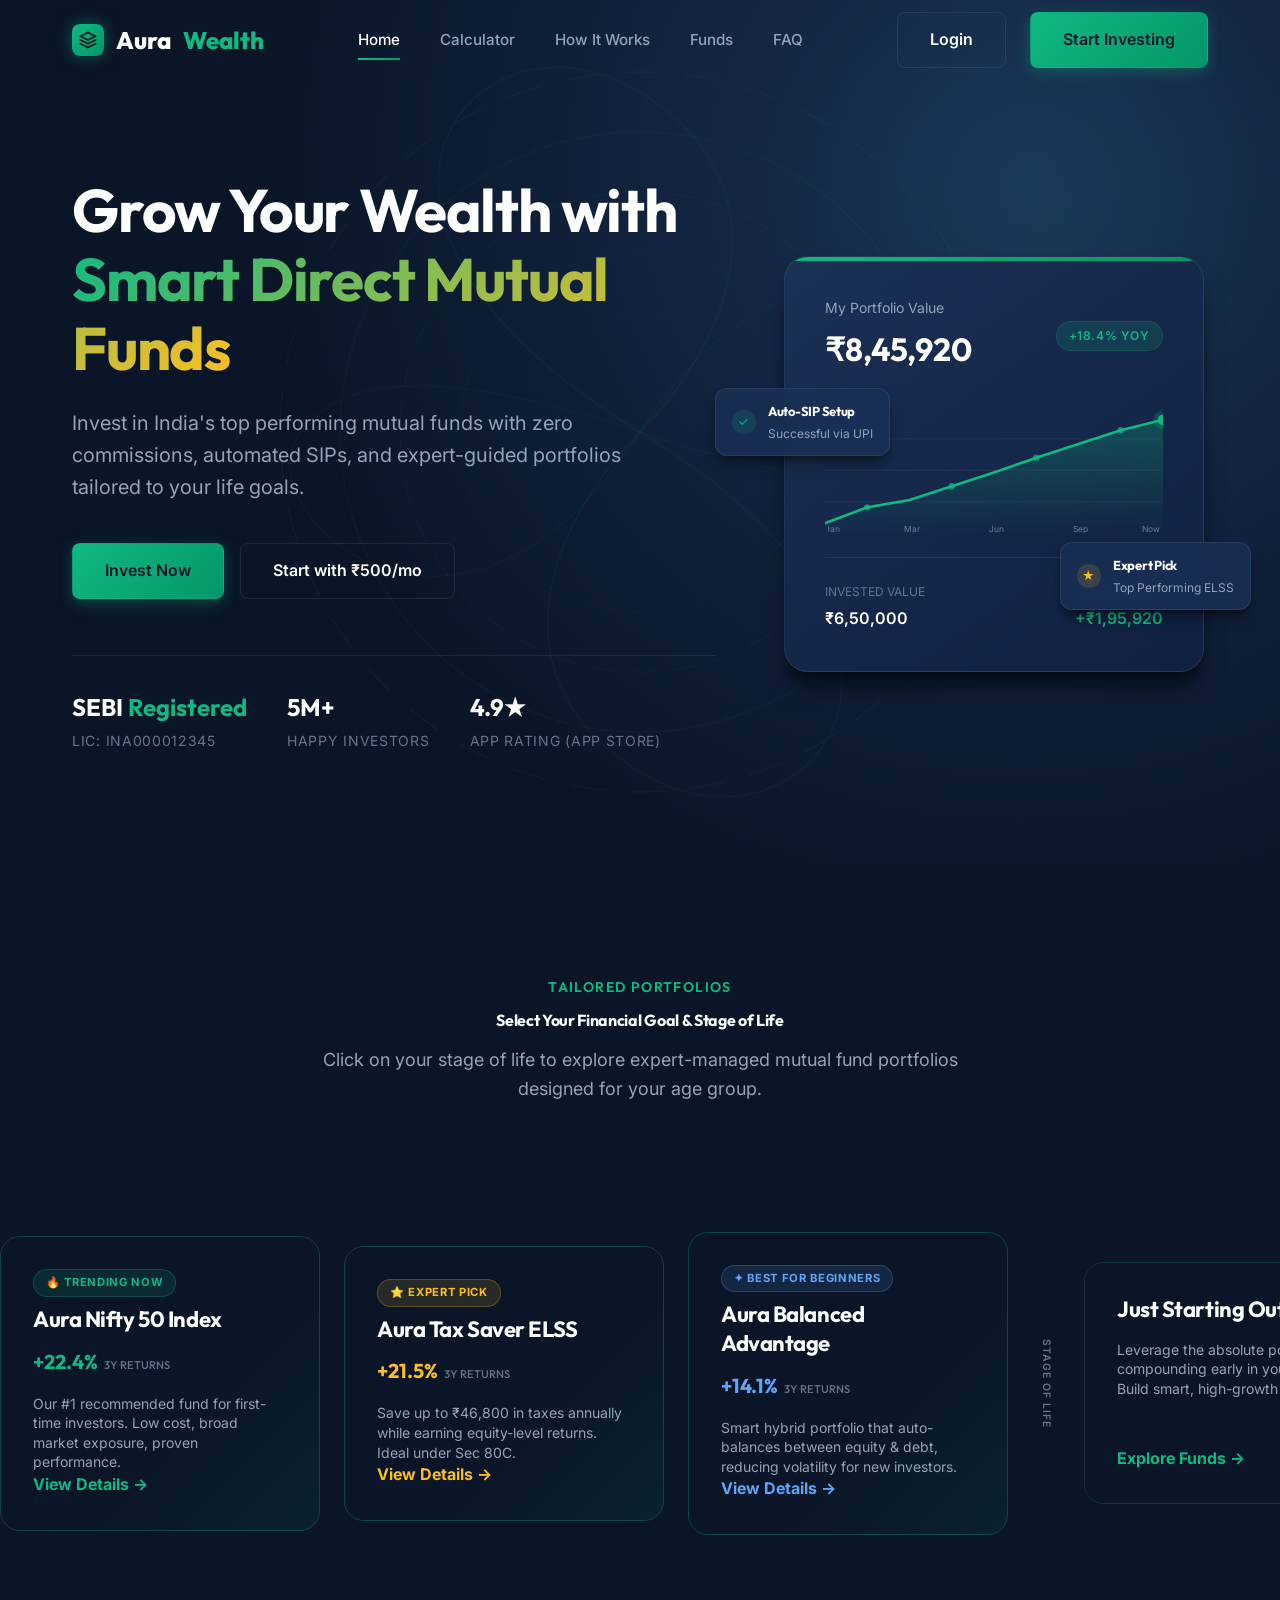
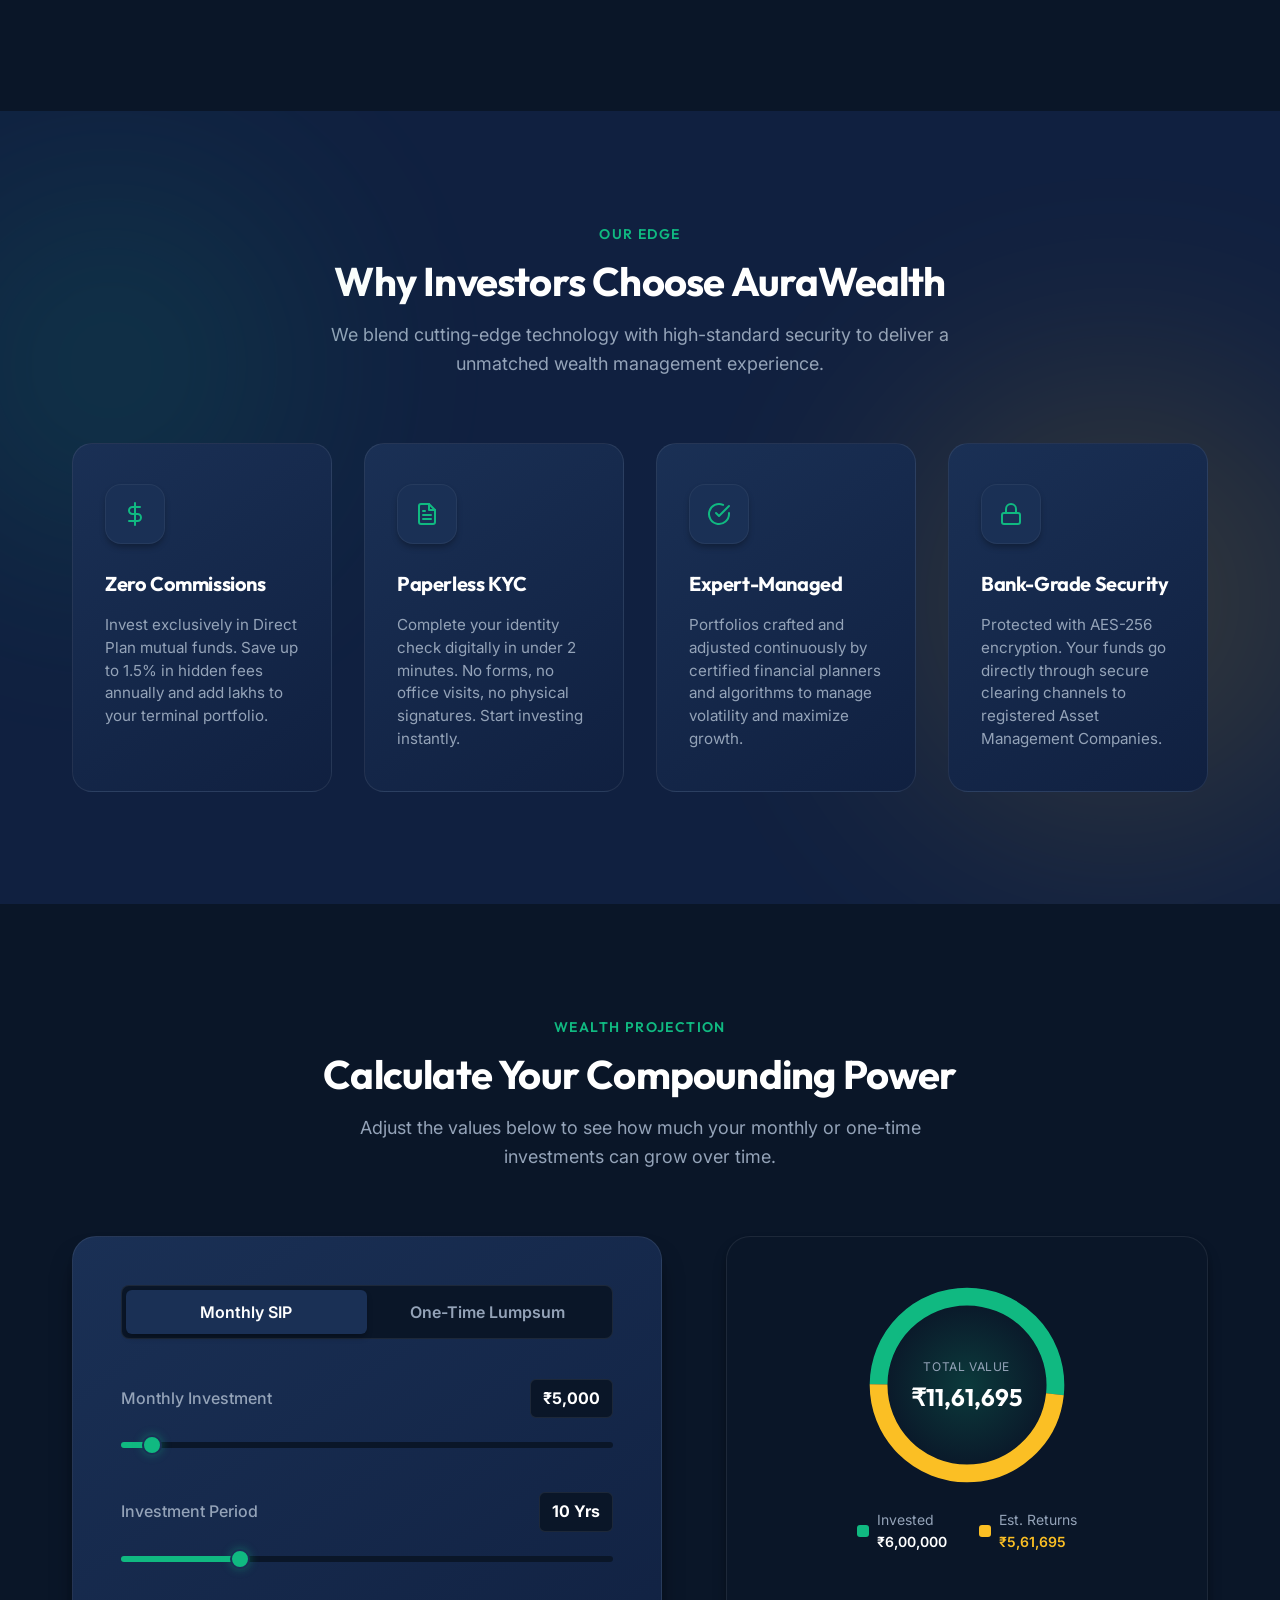
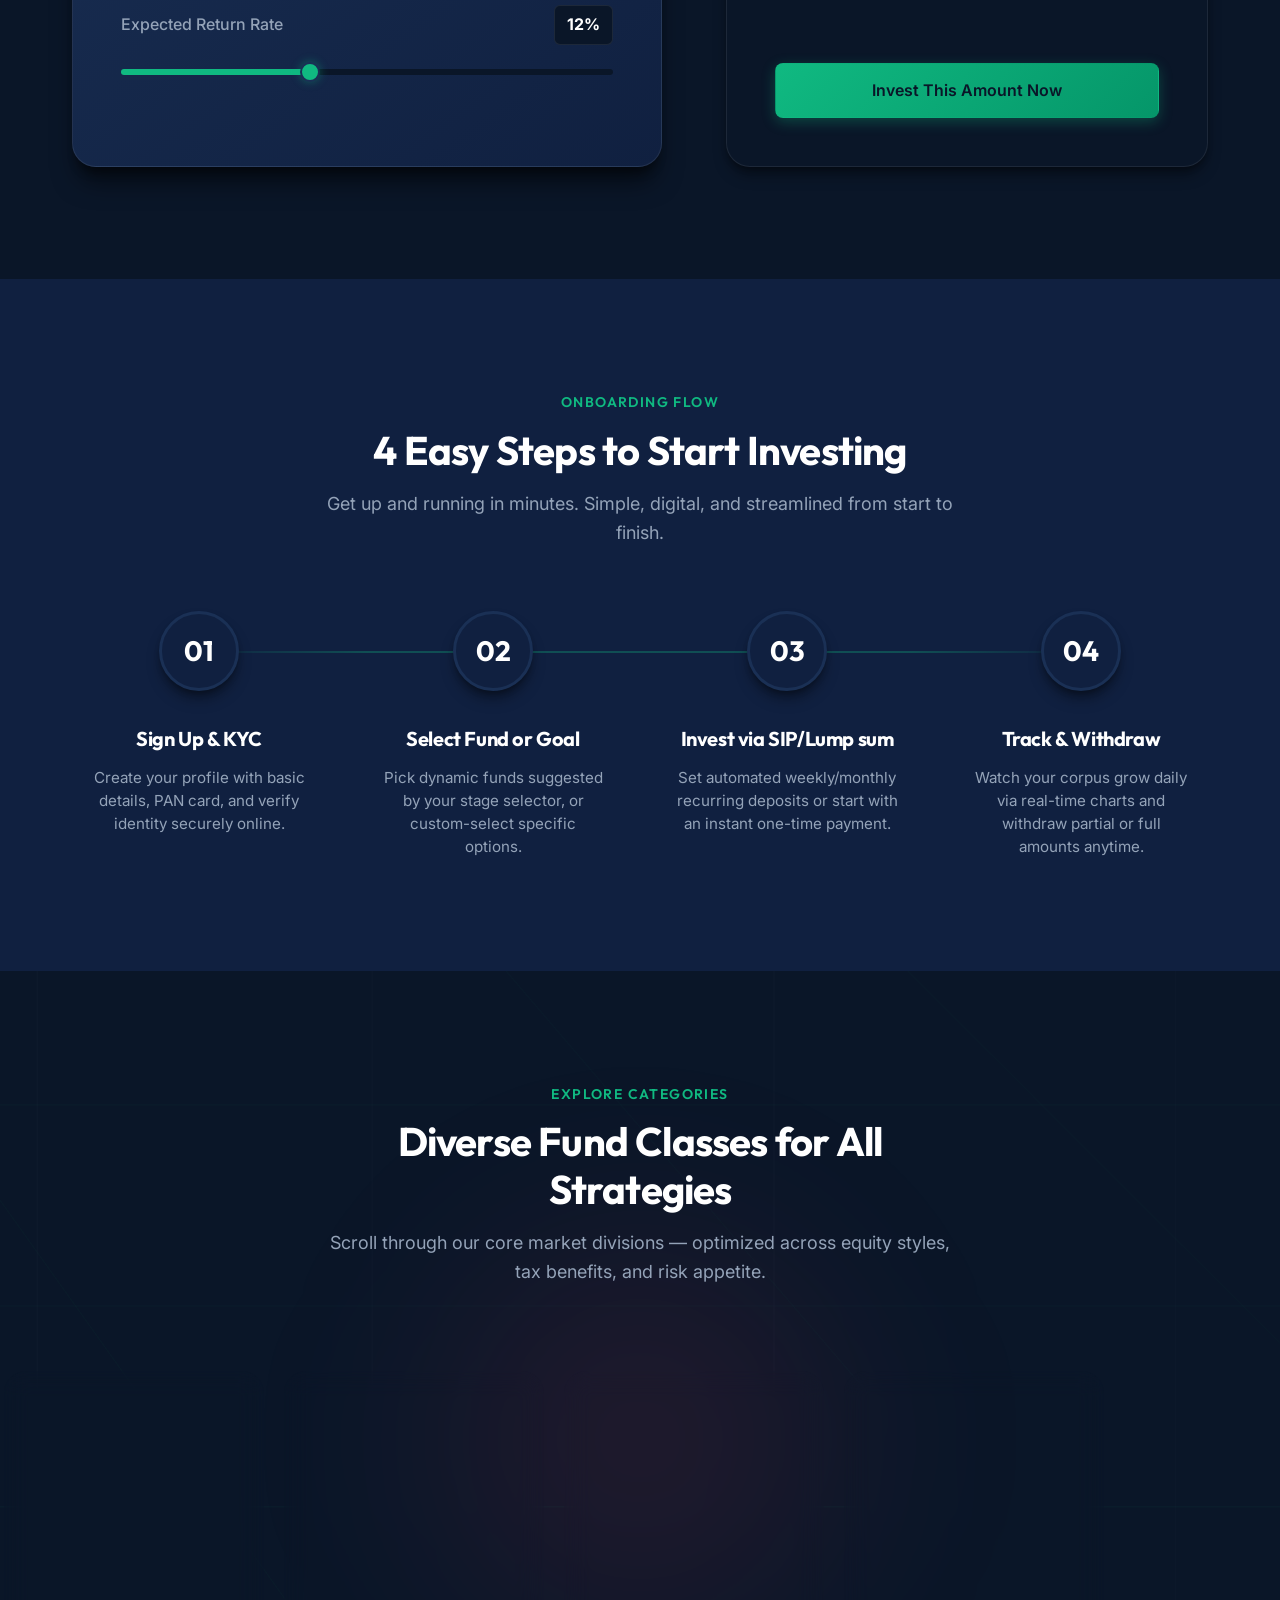
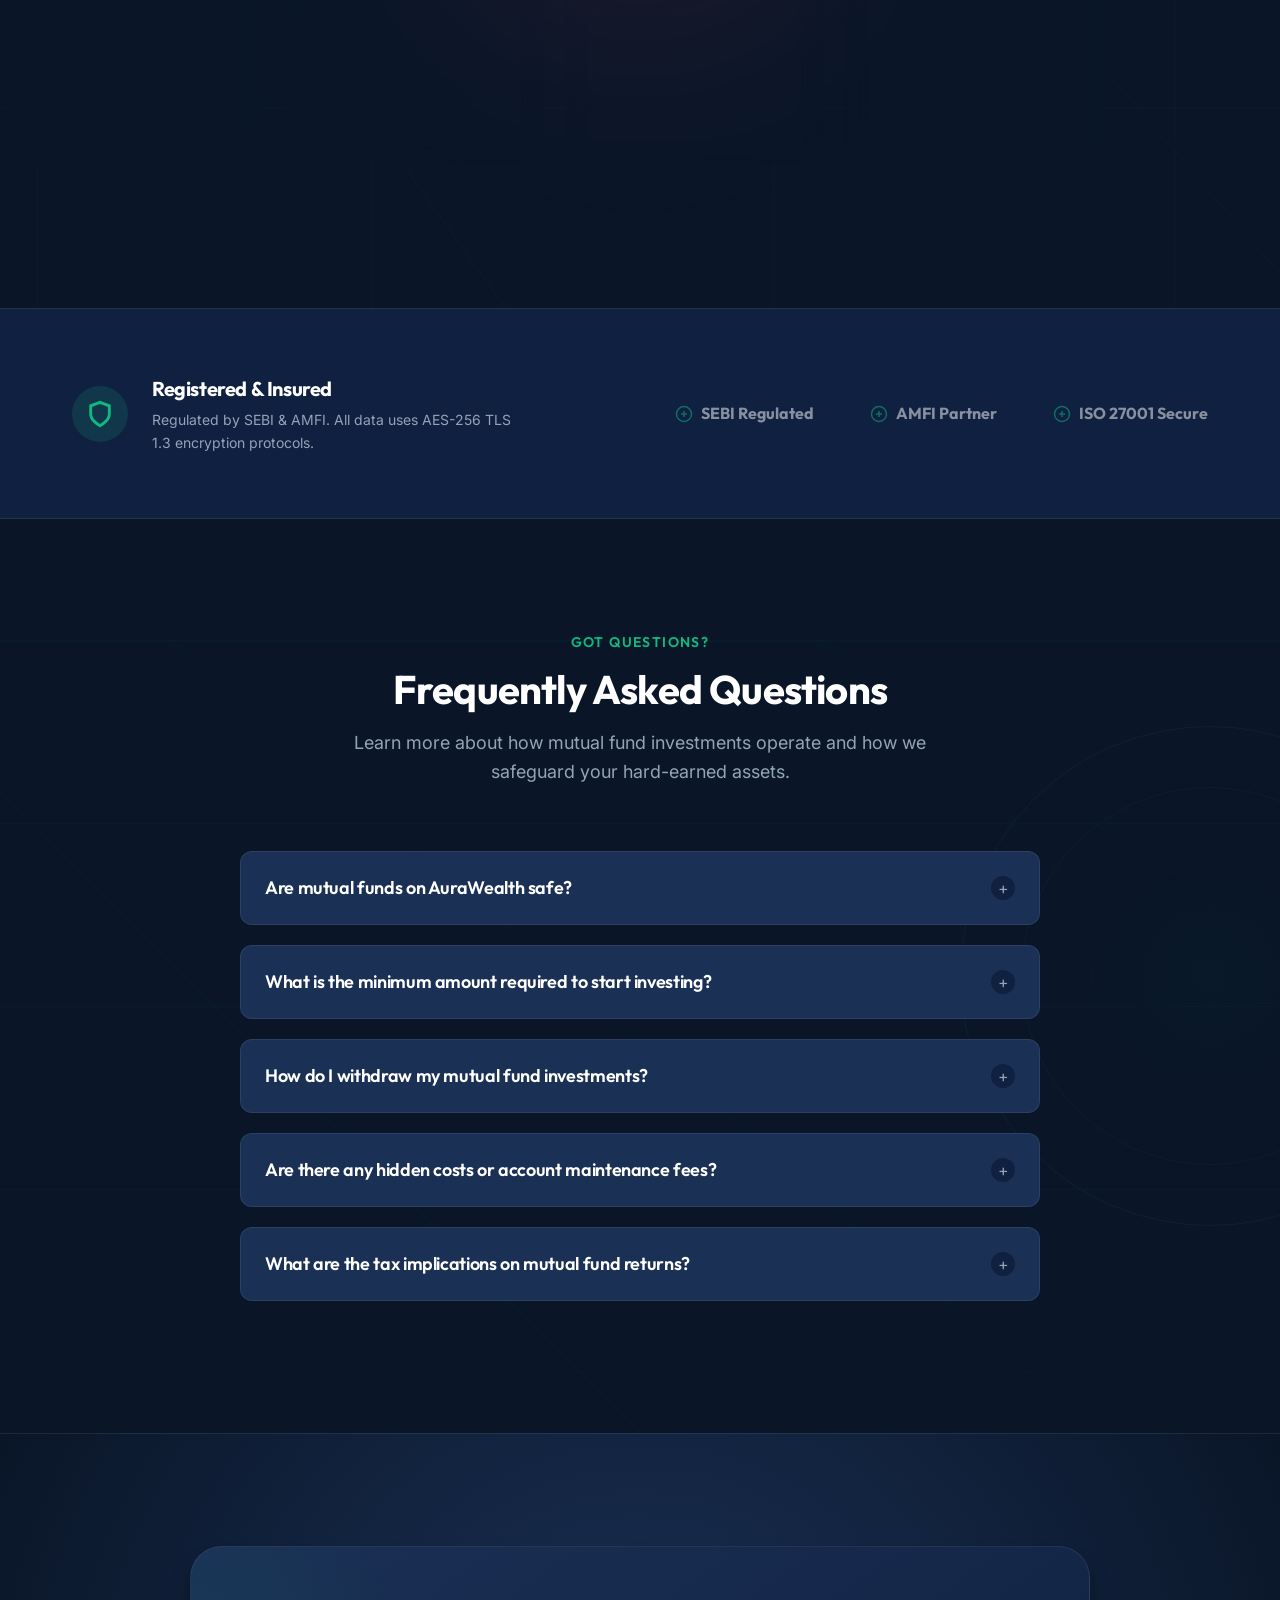
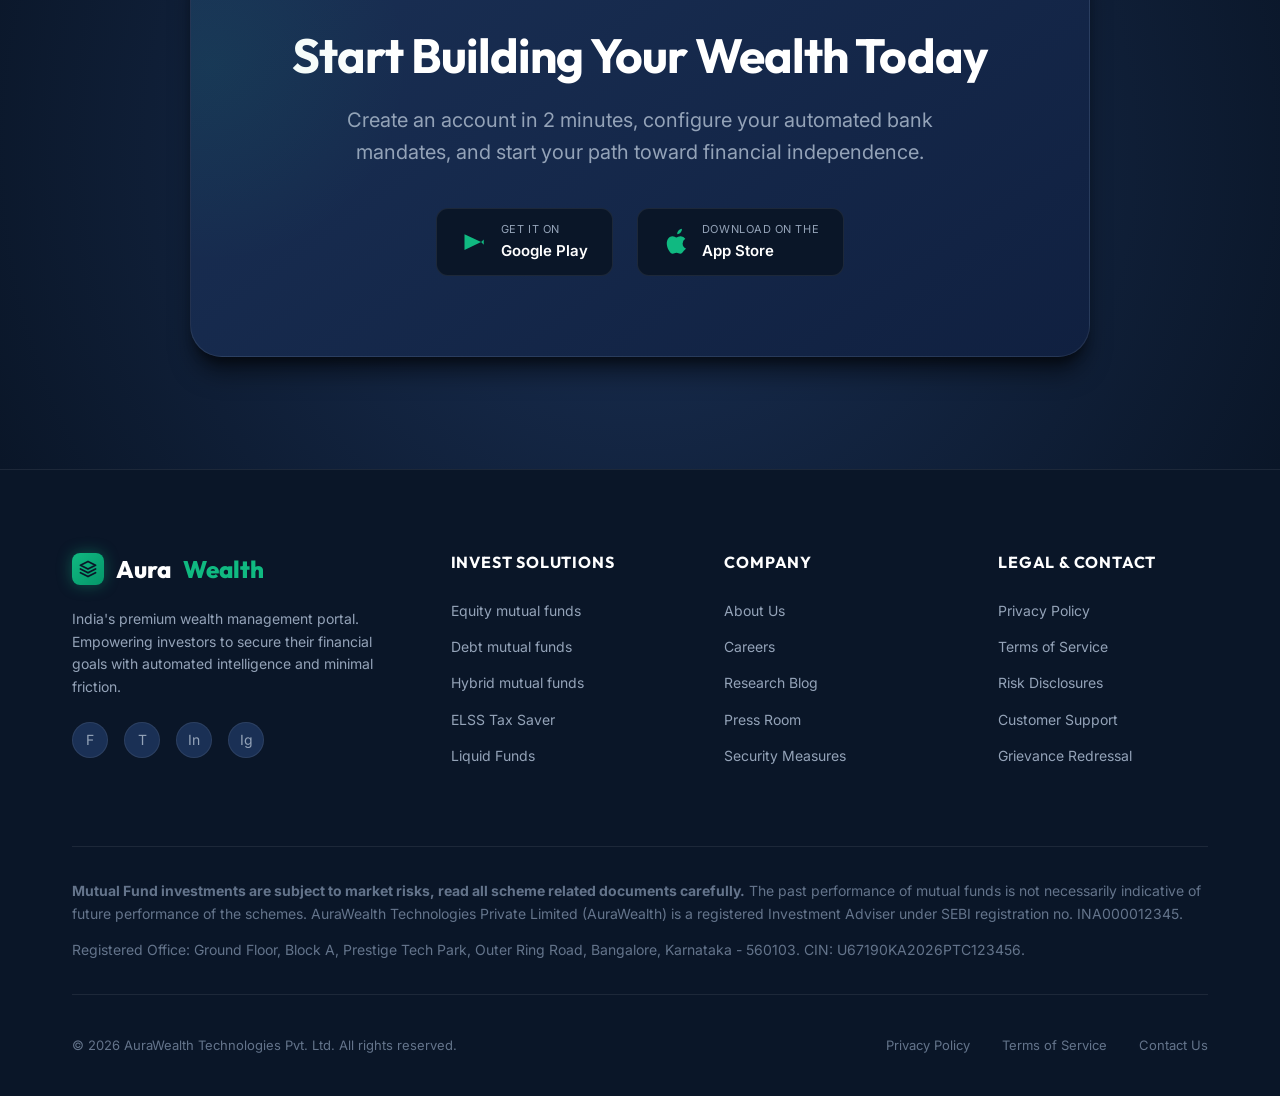
<file: index.html>
<!DOCTYPE html>
<html lang="en">

<head>
  <meta charset="UTF-8">
  <meta name="viewport" content="width=device-width, initial-scale=1.0">
  <title>AuraWealth | Smart Mutual Fund Investing Made Simple</title>
  <meta name="description"
    content="Invest in expert-managed mutual funds starting with just ₹500. Zero commission, paperless KYC, and direct mutual funds for high returns. SEBI Registered.">
  <link rel="stylesheet" href="style.css">
</head>

<body>

  <!-- 1. Header Section -->
  <header class="header" id="main-header">
    <div class="container">
      <a href="#hero" class="logo" id="header-logo">
        <div class="logo-icon">
          <svg width="18" height="18" viewBox="0 0 24 24" fill="none" xmlns="http://www.w3.org/2000/svg">
            <path d="M12 2L2 7L12 12L22 7L12 2Z" stroke="currentColor" stroke-width="2.5" stroke-linecap="round"
              stroke-linejoin="round" />
            <path d="M2 17L12 22L22 17" stroke="currentColor" stroke-width="2.5" stroke-linecap="round"
              stroke-linejoin="round" />
            <path d="M2 12L12 17L22 12" stroke="currentColor" stroke-width="2.5" stroke-linecap="round"
              stroke-linejoin="round" />
          </svg>
        </div>
        Aura<span>Wealth</span>
      </a>

      <nav class="nav-menu" id="navigation-menu">
        <a href="#hero" class="nav-link active" id="nav-link-home">Home</a>
        <a href="#calculator" class="nav-link" id="nav-link-calc">Calculator</a>
        <a href="#how-it-works" class="nav-link" id="nav-link-how">How It Works</a>
        <a href="#fund-showcase" class="nav-link" id="nav-link-funds">Funds</a>
        <a href="#faq" class="nav-link" id="nav-link-faq">FAQ</a>
      </nav>

      <div class="header-cta" id="header-cta-block">
        <a href="login.html" class="btn btn-secondary" id="btn-login">Login</a>
        <a href="register.html" class="btn btn-primary" id="btn-start-investing">Start Investing</a>
      </div>

      <button class="hamburger" id="mobile-menu-toggle" aria-label="Toggle Menu">
        <svg width="24" height="24" viewBox="0 0 24 24" fill="none" xmlns="http://www.w3.org/2000/svg">
          <path d="M4 6h16M4 12h16M4 18h16" stroke="currentColor" stroke-width="2" stroke-linecap="round"
            stroke-linejoin="round" />
        </svg>
      </button>
    </div>
  </header>

  <!-- 2. Hero Section -->
  <section class="hero" id="hero">
    <!-- Animated Spiral Lines Background -->
    <div class="hero-spiral-container">
      <svg class="spiral-svg" viewBox="0 0 800 800" fill="none" xmlns="http://www.w3.org/2000/svg">
        <circle cx="400" cy="400" r="120" stroke="rgba(16, 185, 129, 0.03)" stroke-width="1.5"
          stroke-dasharray="10 10" />
        <circle cx="400" cy="400" r="180" stroke="rgba(16, 185, 129, 0.04)" stroke-width="1.5" />
        <circle cx="400" cy="400" r="240" stroke="rgba(16, 185, 129, 0.05)" stroke-width="1.5"
          stroke-dasharray="25 15" />
        <circle cx="400" cy="400" r="300" stroke="rgba(16, 185, 129, 0.06)" stroke-width="1.5" />
        <circle cx="400" cy="400" r="360" stroke="rgba(16, 185, 129, 0.07)" stroke-width="1.5"
          stroke-dasharray="35 25" />
        <path d="M 400 400 C 480 320, 560 160, 400 60 C 240 -40, 40 180, 400 400" stroke="rgba(16, 185, 129, 0.06)"
          stroke-width="2" />
        <path d="M 400 400 C 320 480, 240 640, 400 740 C 560 840, 760 620, 400 400" stroke="rgba(16, 185, 129, 0.06)"
          stroke-width="2" />
        <path d="M 400 400 C 520 440, 680 480, 740 400 C 800 320, 580 120, 400 400" stroke="rgba(16, 185, 129, 0.05)"
          stroke-width="1.5" />
        <path d="M 400 400 C 280 360, 120 320, 60 400 C 0 480, 220 680, 400 400" stroke="rgba(16, 185, 129, 0.05)"
          stroke-width="1.5" />
      </svg>
    </div>
    <div class="container">
      <div class="hero-grid">
        <div class="hero-content reveal active">
          <h1>Grow Your Wealth with <span>Smart Direct Mutual Funds</span></h1>
          <p>Invest in India's top performing mutual funds with zero commissions, automated SIPs, and expert-guided
            portfolios tailored to your life goals.</p>
          <div class="hero-actions">
            <a href="register.html" class="btn btn-primary" id="hero-cta-invest">Invest Now</a>
            <a href="#goal-selector" class="btn btn-secondary" id="hero-cta-start-500">Start with ₹500/mo</a>
          </div>
          <div class="trust-strip">
            <div class="trust-item">
              <span class="trust-number">SEBI <span>Registered</span></span>
              <span class="trust-label">Lic: INA000012345</span>
            </div>
            <div class="trust-item">
              <span class="trust-number">5M+</span>
              <span class="trust-label">Happy Investors</span>
            </div>
            <div class="trust-item">
              <span class="trust-number">4.9★</span>
              <span class="trust-label">App Rating (App Store)</span>
            </div>
          </div>
        </div>

        <div class="hero-graphic reveal active">
          <div class="hero-graphic-card">
            <div class="graphic-header">
              <div>
                <div class="graphic-balance-lbl">My Portfolio Value</div>
                <div class="graphic-balance-val">₹8,45,920</div>
              </div>
              <div class="badge badge-low-risk">+18.4% YoY</div>
            </div>

            <!-- SVG Line Graph -->
            <div class="graphic-linechart">
              <svg viewBox="0 0 320 120" fill="none" xmlns="http://www.w3.org/2000/svg" class="portfolio-linechart-svg">
                <defs>
                  <linearGradient id="chartFill" x1="0" y1="0" x2="0" y2="1">
                    <stop offset="0%" stop-color="rgba(16,185,129,0.28)" />
                    <stop offset="100%" stop-color="rgba(16,185,129,0)" />
                  </linearGradient>
                </defs>
                <line x1="0" y1="30" x2="320" y2="30" stroke="rgba(255,255,255,0.05)" stroke-width="1" />
                <line x1="0" y1="60" x2="320" y2="60" stroke="rgba(255,255,255,0.05)" stroke-width="1" />
                <line x1="0" y1="90" x2="320" y2="90" stroke="rgba(255,255,255,0.05)" stroke-width="1" />
                <path d="M0 110 L40 95 L80 88 L120 75 L160 62 L200 48 L240 35 L280 22 L320 12 L320 120 L0 120 Z"
                  fill="url(#chartFill)" />
                <path d="M0 110 L40 95 L80 88 L120 75 L160 62 L200 48 L240 35 L280 22 L320 12" stroke="#10B981"
                  stroke-width="2.5" stroke-linecap="round" stroke-linejoin="round" />
                <circle cx="40" cy="95" r="3" fill="#10B981" opacity="0.7" />
                <circle cx="120" cy="75" r="3" fill="#10B981" opacity="0.7" />
                <circle cx="200" cy="48" r="3" fill="#10B981" opacity="0.7" />
                <circle cx="280" cy="22" r="3" fill="#10B981" opacity="0.7" />
                <circle cx="320" cy="12" r="5" fill="#10B981" />
                <circle cx="320" cy="12" r="9" fill="rgba(16,185,129,0.2)" />
                <text x="0" y="118" fill="rgba(148,163,184,0.7)" font-size="8" font-family="Inter,sans-serif">Jan</text>
                <text x="75" y="118" fill="rgba(148,163,184,0.7)" font-size="8"
                  font-family="Inter,sans-serif">Mar</text>
                <text x="155" y="118" fill="rgba(148,163,184,0.7)" font-size="8"
                  font-family="Inter,sans-serif">Jun</text>
                <text x="235" y="118" fill="rgba(148,163,184,0.7)" font-size="8"
                  font-family="Inter,sans-serif">Sep</text>
                <text x="300" y="118" fill="rgba(148,163,184,0.7)" font-size="8"
                  font-family="Inter,sans-serif">Now</text>
              </svg>
            </div>

            <div class="graphic-stat-row">
              <div class="graphic-stat">
                <span class="graphic-stat-lbl">Invested Value</span>
                <span class="graphic-stat-val" style="color: var(--text-white);">₹6,50,000</span>
              </div>
              <div class="graphic-stat">
                <span class="graphic-stat-lbl">Total Gains</span>
                <span class="graphic-stat-val">+₹1,95,920</span>
              </div>
            </div>
          </div>

          <div class="floating-badge fb-1">
            <div class="fb-icon">✓</div>
            <div class="fb-text">
              <h4>Auto-SIP Setup</h4>
              <p>Successful via UPI</p>
            </div>
          </div>
          <div class="floating-badge fb-2">
            <div class="fb-icon">★</div>
            <div class="fb-text">
              <h4>Expert Pick</h4>
              <p>Top Performing ELSS</p>
            </div>
          </div>
        </div>
      </div>
    </div>
  </section>

  <!-- 3. Age/Goal Selector Section -->
  <section class="section" id="goal-selector">
    <div class="container">
      <div class="section-header reveal">
        <span class="subtitle">Tailored Portfolios</span>
        <h2 style="font-size: medium;">Select Your Financial Goal &amp; Stage of Life</h2>
        <p>Click on your stage of life to explore expert-managed mutual fund portfolios designed for your age group.</p>
      </div>
    </div>

    <!-- Goals Viewport Container - Full Width -->
    <div class="goals-viewport reveal" id="goals-viewport">

      <!-- Cards Selector Grid with Horizontal Scroll -->
      <div class="age-cards-grid" id="age-cards-grid">

        <!-- Rec Card 1: Top Trending -->
        <div class="age-card age-card--rec" id="age-card-rec-trending">
          <div class="age-card-img-overlay age-card-rec-overlay">
            <div class="rec-badge-chip">🔥 Trending Now</div>
            <div class="age-card-content">
              <div>
                <h3>Aura Nifty 50 Index</h3>
                <div class="rec-return-chip">+22.4% <span>3Y Returns</span></div>
              </div>
              <p>Our #1 recommended fund for first-time investors. Low cost, broad market exposure, proven performance.
              </p>
            </div>
            <span class="card-cta-arrow">View Details &rarr;</span>
          </div>
        </div>

        <!-- Rec Card 2: Best for Tax Saving -->
        <div class="age-card age-card--rec" id="age-card-rec-tax">
          <div class="age-card-img-overlay age-card-rec-overlay age-card-rec-gold">
            <div class="rec-badge-chip rec-badge-gold">⭐ Expert Pick</div>
            <div class="age-card-content">
              <div>
                <h3>Aura Tax Saver ELSS</h3>
                <div class="rec-return-chip" style="color: var(--accent-gold);">+21.5% <span>3Y Returns</span></div>
              </div>
              <p>Save up to ₹46,800 in taxes annually while earning equity-level returns. Ideal under Sec 80C.</p>
            </div>
            <span class="card-cta-arrow" style="color: var(--accent-gold);">View Details &rarr;</span>
          </div>
        </div>

        <!-- Rec Card 3: New Investors -->
        <div class="age-card age-card--rec" id="age-card-rec-new">
          <div class="age-card-img-overlay age-card-rec-overlay age-card-rec-blue">
            <div class="rec-badge-chip rec-badge-blue">✦ Best for Beginners</div>
            <div class="age-card-content">
              <div>
                <h3>Aura Balanced Advantage</h3>
                <div class="rec-return-chip" style="color: #60A5FA;">+14.1% <span>3Y Returns</span></div>
              </div>
              <p>Smart hybrid portfolio that auto-balances between equity &amp; debt, reducing volatility for new
                investors.</p>
            </div>
            <span class="card-cta-arrow" style="color: #60A5FA;">View Details &rarr;</span>
          </div>
        </div>

        <!-- Divider -->
        <div class="age-card-divider">
          <span>Stage of Life</span>
        </div>

        <!-- Card 1: Just Starting Out -->
        <div class="age-card" data-tab="tab-starting-out" id="age-card-starting">
          <div class="age-card-img-overlay">
            <div class="age-card-content">
              <div>
                <h3>Just Starting Out</h3>
              </div>
              <p>Leverage the absolute power of compounding early in your career. Build smart, high-growth equity
                habits.</p>
            </div>
            <span class="card-cta-arrow">Explore Funds &rarr;</span>
          </div>
        </div>

        <!-- Card 2 -->
        <div class="age-card" data-tab="tab-building-wealth" id="age-card-wealth">
          <div class="age-card-img-overlay">
            <div class="age-card-content">
              <div>
                <h3>Building Wealth</h3>
              </div>
              <p>Optimize your asset allocation. Balance high returns with cushions for family milestones and
                properties.</p>
            </div>
            <span class="card-cta-arrow">Explore Funds &rarr;</span>
          </div>
        </div>

        <!-- Card 3 -->
        <div class="age-card" data-tab="tab-tax-retirement" id="age-card-tax">
          <div class="age-card-img-overlay">
            <div class="age-card-content">
              <div>
                <h3>Tax Saving &amp; Retirement</h3>
              </div>
              <p>Grow tax-free and secure your future. Maximize Sec 80C deductions while compounding long-term capital.
              </p>
            </div>
            <span class="card-cta-arrow">Explore Funds &rarr;</span>
          </div>
        </div>

        <!-- Card 4 -->
        <div class="age-card" data-tab="tab-safe-income" id="age-card-income">
          <div class="age-card-img-overlay">
            <div class="age-card-content">
              <div>
                <h3>Safe &amp; Steady Income</h3>
              </div>
              <p>Preserve your capital with low-volatility assets. Generate monthly cashflows with debt and liquid
                funds.</p>
            </div>
            <span class="card-cta-arrow">Explore Funds &rarr;</span>
          </div>
        </div>

      </div>

      <!-- Detail Subpage View -->
      <div class="goal-detail-view" id="goal-detail-view">

        <div class="back-btn-container">
          <button class="btn-back" id="btn-back-to-goals">
            <svg width="18" height="18" viewBox="0 0 24 24" fill="none" stroke="currentColor" stroke-width="2.5"
              stroke-linecap="round" stroke-linejoin="round">
              <line x1="19" y1="12" x2="5" y2="12" />
              <polyline points="12 19 5 12 12 5" />
            </svg>
            Back to Age Categories
          </button>
        </div>

        <!-- Panel: Just Starting Out -->
        <div class="goal-panel" id="tab-starting-out">
          <div class="goal-info">
            <h3>Kickstart Your Financial Journey</h3>
            <p class="description">Early in your career? This is the best time to leverage the power of compounding.
              Start small, build habits, and watch your capital grow over the long run.</p>
            <div class="goal-features">
              <div class="goal-feature-item">
                <svg width="20" height="20" viewBox="0 0 24 24" fill="none" stroke="currentColor" stroke-width="2">
                  <polyline points="20 6 9 17 4 12" />
                </svg>
                <span>Invest in high-growth small/mid-cap equity funds</span>
              </div>
              <div class="goal-feature-item">
                <svg width="20" height="20" viewBox="0 0 24 24" fill="none" stroke="currentColor" stroke-width="2">
                  <polyline points="20 6 9 17 4 12" />
                </svg>
                <span>Automated weekly/monthly SIPs from ₹500</span>
              </div>
              <div class="goal-feature-item">
                <svg width="20" height="20" viewBox="0 0 24 24" fill="none" stroke="currentColor" stroke-width="2">
                  <polyline points="20 6 9 17 4 12" />
                </svg>
                <span>Highly liquid options for quick emergencies</span>
              </div>
            </div>
            <a href="#calculator" class="btn btn-outline" id="btn-explore-starting">Explore Funds</a>
          </div>
          <div class="goal-funds-grid">
            <div class="fund-suggestion-card">
              <div class="fund-card-header">
                <span class="fund-category-tag">Equity - Large Cap</span>
                <span class="badge badge-low-risk">Low-Med Risk</span>
              </div>
              <h4 class="fund-title">Aura Nifty 50 Index Fund</h4>
              <div class="fund-metrics">
                <div><span class="fund-metric-lbl">3Y Returns</span>
                  <div class="fund-metric-val val-green">15.8% p.a.</div>
                </div>
                <div><span class="fund-metric-lbl">Min Investment</span>
                  <div class="fund-metric-val">₹500</div>
                </div>
              </div>
            </div>
            <div class="fund-suggestion-card">
              <div class="fund-card-header">
                <span class="fund-category-tag">Equity - Small Cap</span>
                <span class="badge badge-high-risk">High Risk</span>
              </div>
              <h4 class="fund-title">Aura Dynamic Smallcap Growth</h4>
              <div class="fund-metrics">
                <div><span class="fund-metric-lbl">3Y Returns</span>
                  <div class="fund-metric-val val-green">24.2% p.a.</div>
                </div>
                <div><span class="fund-metric-lbl">Min Investment</span>
                  <div class="fund-metric-val">₹500</div>
                </div>
              </div>
            </div>
          </div>
        </div>

        <!-- Panel: Building Wealth -->
        <div class="goal-panel" id="tab-building-wealth">
          <div class="goal-info">
            <h3>Accelerate Asset Accumulation</h3>
            <p class="description">Established professionals with specific long-term milestones like buying a home,
              children's education, or starting a business. Balanced risk-reward strategy is key.</p>
            <div class="goal-features">
              <div class="goal-feature-item">
                <svg width="20" height="20" viewBox="0 0 24 24" fill="none" stroke="currentColor" stroke-width="2">
                  <polyline points="20 6 9 17 4 12" />
                </svg>
                <span>Optimized asset allocation using Hybrid / Multi-cap funds</span>
              </div>
              <div class="goal-feature-item">
                <svg width="20" height="20" viewBox="0 0 24 24" fill="none" stroke="currentColor" stroke-width="2">
                  <polyline points="20 6 9 17 4 12" />
                </svg>
                <span>Periodic portfolio rebalancing based on market conditions</span>
              </div>
              <div class="goal-feature-item">
                <svg width="20" height="20" viewBox="0 0 24 24" fill="none" stroke="currentColor" stroke-width="2">
                  <polyline points="20 6 9 17 4 12" />
                </svg>
                <span>Goal tracking dashboards with milestone triggers</span>
              </div>
            </div>
            <a href="#calculator" class="btn btn-outline" id="btn-explore-wealth">Explore Funds</a>
          </div>
          <div class="goal-funds-grid">
            <div class="fund-suggestion-card">
              <div class="fund-card-header">
                <span class="fund-category-tag">Equity - Flexicap</span>
                <span class="badge badge-med-risk">Medium Risk</span>
              </div>
              <h4 class="fund-title">Aura Focused Opportunities Fund</h4>
              <div class="fund-metrics">
                <div><span class="fund-metric-lbl">3Y Returns</span>
                  <div class="fund-metric-val val-green">18.4% p.a.</div>
                </div>
                <div><span class="fund-metric-lbl">Min Investment</span>
                  <div class="fund-metric-val">₹1,000</div>
                </div>
              </div>
            </div>
            <div class="fund-suggestion-card">
              <div class="fund-card-header">
                <span class="fund-category-tag">Hybrid - Balanced</span>
                <span class="badge badge-low-risk">Low-Med Risk</span>
              </div>
              <h4 class="fund-title">Aura Balanced Advantage Fund</h4>
              <div class="fund-metrics">
                <div><span class="fund-metric-lbl">3Y Returns</span>
                  <div class="fund-metric-val val-green">14.1% p.a.</div>
                </div>
                <div><span class="fund-metric-lbl">Min Investment</span>
                  <div class="fund-metric-val">₹1,000</div>
                </div>
              </div>
            </div>
          </div>
        </div>

        <!-- Panel: Tax & Retirement -->
        <div class="goal-panel" id="tab-tax-retirement">
          <div class="goal-info">
            <h3>Save Tax Under Sec 80C &amp; Secure Retirement</h3>
            <p class="description">Grow your money tax-free while building a corpus for your golden years. Maximize
              tax deductions while compounding equity returns.</p>
            <div class="goal-features">
              <div class="goal-feature-item">
                <svg width="20" height="20" viewBox="0 0 24 24" fill="none" stroke="currentColor" stroke-width="2">
                  <polyline points="20 6 9 17 4 12" />
                </svg>
                <span>Save up to ₹46,800 in taxes annually with ELSS</span>
              </div>
              <div class="goal-feature-item">
                <svg width="20" height="20" viewBox="0 0 24 24" fill="none" stroke="currentColor" stroke-width="2">
                  <polyline points="20 6 9 17 4 12" />
                </svg>
                <span>Shortest lock-in period (3 years) among Sec 80C options</span>
              </div>
              <div class="goal-feature-item">
                <svg width="20" height="20" viewBox="0 0 24 24" fill="none" stroke="currentColor" stroke-width="2">
                  <polyline points="20 6 9 17 4 12" />
                </svg>
                <span>Dedicated Retirement portfolios with automated SWP later</span>
              </div>
            </div>
            <a href="#calculator" class="btn btn-outline" id="btn-explore-tax">Explore Funds</a>
          </div>
          <div class="goal-funds-grid">
            <div class="fund-suggestion-card">
              <div class="fund-card-header">
                <span class="fund-category-tag">Equity - ELSS (Tax)</span>
                <span class="badge badge-med-risk">Medium Risk</span>
              </div>
              <h4 class="fund-title">Aura Tax Saver ELSS Fund</h4>
              <div class="fund-metrics">
                <div><span class="fund-metric-lbl">3Y Returns</span>
                  <div class="fund-metric-val val-green">21.5% p.a.</div>
                </div>
                <div><span class="fund-metric-lbl">Min Investment</span>
                  <div class="fund-metric-val">₹500</div>
                </div>
              </div>
            </div>
            <div class="fund-suggestion-card">
              <div class="fund-card-header">
                <span class="fund-category-tag">Retirement Growth</span>
                <span class="badge badge-med-risk">Medium Risk</span>
              </div>
              <h4 class="fund-title">Aura Retire-Smart Equity Fund</h4>
              <div class="fund-metrics">
                <div><span class="fund-metric-lbl">3Y Returns</span>
                  <div class="fund-metric-val val-green">17.2% p.a.</div>
                </div>
                <div><span class="fund-metric-lbl">Min Investment</span>
                  <div class="fund-metric-val">₹1,000</div>
                </div>
              </div>
            </div>
          </div>
        </div>

        <!-- Panel: Safe & Steady -->
        <div class="goal-panel" id="tab-safe-income">
          <div class="goal-info">
            <h3>Steady Income &amp; Capital Preservation</h3>
            <p class="description">Minimize risk and generate a consistent, predictable income stream. Excellent
              choice for retirees or parking short-term corporate capital safely.</p>
            <div class="goal-features">
              <div class="goal-feature-item">
                <svg width="20" height="20" viewBox="0 0 24 24" fill="none" stroke="currentColor" stroke-width="2">
                  <polyline points="20 6 9 17 4 12" />
                </svg>
                <span>Ultra-safe investments in AAA-rated corporate debt &amp; G-Secs</span>
              </div>
              <div class="goal-feature-item">
                <svg width="20" height="20" viewBox="0 0 24 24" fill="none" stroke="currentColor" stroke-width="2">
                  <polyline points="20 6 9 17 4 12" />
                </svg>
                <span>Monthly payouts through Systematic Withdrawal Plan (SWP)</span>
              </div>
              <div class="goal-feature-item">
                <svg width="20" height="20" viewBox="0 0 24 24" fill="none" stroke="currentColor" stroke-width="2">
                  <polyline points="20 6 9 17 4 12" />
                </svg>
                <span>Instant redemption access for liquid investments</span>
              </div>
            </div>
            <a href="#calculator" class="btn btn-outline" id="btn-explore-income">Explore Funds</a>
          </div>
          <div class="goal-funds-grid">
            <div class="fund-suggestion-card">
              <div class="fund-card-header">
                <span class="fund-category-tag">Debt - G-Sec</span>
                <span class="badge badge-low-risk">Very Low Risk</span>
              </div>
              <h4 class="fund-title">Aura Government Securities Fund</h4>
              <div class="fund-metrics">
                <div><span class="fund-metric-lbl">3Y Returns</span>
                  <div class="fund-metric-val val-green">7.8% p.a.</div>
                </div>
                <div><span class="fund-metric-lbl">Min Investment</span>
                  <div class="fund-metric-val">₹5,000</div>
                </div>
              </div>
            </div>
            <div class="fund-suggestion-card">
              <div class="fund-card-header">
                <span class="fund-category-tag">Debt - Liquid</span>
                <span class="badge badge-low-risk">Very Low Risk</span>
              </div>
              <h4 class="fund-title">Aura Liquid Cash Reserve Fund</h4>
              <div class="fund-metrics">
                <div><span class="fund-metric-lbl">3Y Returns</span>
                  <div class="fund-metric-val val-green">6.9% p.a.</div>
                </div>
                <div><span class="fund-metric-lbl">Min Investment</span>
                  <div class="fund-metric-val">₹1,000</div>
                </div>
              </div>
            </div>
          </div>
        </div>

      </div>

    </div>
    </div>
  </section>

  <section class="section why-choose-us-section" id="why-choose-us">
    <div class="ambient-orb orb-1"></div>
    <div class="ambient-orb orb-2"></div>
    <div class="container">
      <div class="section-header reveal">
        <span class="subtitle">Our Edge</span>
        <h2>Why Investors Choose AuraWealth</h2>
        <p>We blend cutting-edge technology with high-standard security to deliver a unmatched wealth management
          experience.</p>
      </div>
      <div class="usps-grid">
        <div class="usp-card reveal">
          <div class="usp-icon-box"><svg width="24" height="24" viewBox="0 0 24 24" fill="none" stroke="currentColor"
              stroke-width="2" stroke-linecap="round" stroke-linejoin="round">
              <line x1="12" y1="1" x2="12" y2="23" />
              <path d="M17 5H9.5a3.5 3.5 0 0 0 0 7h5a3.5 3.5 0 0 1 0 7H6" />
            </svg></div>
          <h3>Zero Commissions</h3>
          <p>Invest exclusively in Direct Plan mutual funds. Save up to 1.5% in hidden fees annually and add lakhs to
            your terminal portfolio.</p>
        </div>
        <div class="usp-card reveal">
          <div class="usp-icon-box"><svg width="24" height="24" viewBox="0 0 24 24" fill="none" stroke="currentColor"
              stroke-width="2" stroke-linecap="round" stroke-linejoin="round">
              <path d="M14 2H6a2 2 0 0 0-2 2v16a2 2 0 0 0 2 2h12a2 2 0 0 0 2-2V8z" />
              <polyline points="14 2 14 8 20 8" />
              <line x1="16" y1="13" x2="8" y2="13" />
              <line x1="16" y1="17" x2="8" y2="17" />
              <polyline points="10 9 9 9 8 9" />
            </svg></div>
          <h3>Paperless KYC</h3>
          <p>Complete your identity check digitally in under 2 minutes. No forms, no office visits, no physical
            signatures. Start investing instantly.</p>
        </div>
        <div class="usp-card reveal">
          <div class="usp-icon-box"><svg width="24" height="24" viewBox="0 0 24 24" fill="none" stroke="currentColor"
              stroke-width="2" stroke-linecap="round" stroke-linejoin="round">
              <path d="M22 11.08V12a10 10 0 1 1-5.93-9.14" />
              <polyline points="22 4 12 14.01 9 11.01" />
            </svg></div>
          <h3>Expert-Managed</h3>
          <p>Portfolios crafted and adjusted continuously by certified financial planners and algorithms to manage
            volatility and maximize growth.</p>
        </div>
        <div class="usp-card reveal">
          <div class="usp-icon-box"><svg width="24" height="24" viewBox="0 0 24 24" fill="none" stroke="currentColor"
              stroke-width="2" stroke-linecap="round" stroke-linejoin="round">
              <rect x="3" y="11" width="18" height="11" rx="2" ry="2" />
              <path d="M7 11V7a5 5 0 0 1 10 0v4" />
            </svg></div>
          <h3>Bank-Grade Security</h3>
          <p>Protected with AES-256 encryption. Your funds go directly through secure clearing channels to registered
            Asset Management Companies.</p>
        </div>
      </div>
    </div>
  </section>

  <!-- 5. SIP/Goal Calculator Section -->
  <section class="section" id="calculator">
    <div class="container">
      <div class="section-header reveal">
        <span class="subtitle">Wealth Projection</span>
        <h2>Calculate Your Compounding Power</h2>
        <p>Adjust the values below to see how much your monthly or one-time investments can grow over time.</p>
      </div>
      <div class="calc-container reveal">
        <div class="calc-box">
          <div class="calc-toggle">
            <button class="calc-toggle-btn active" data-mode="sip" id="calc-toggle-sip">Monthly SIP</button>
            <button class="calc-toggle-btn" data-mode="lumpsum" id="calc-toggle-lumpsum">One-Time Lumpsum</button>
          </div>
          <div class="calc-slider-group">
            <div class="slider-header">
              <label for="calc-amount" class="slider-label">Monthly Investment</label>
              <div class="slider-val-box" id="amount-val">₹5,000</div>
            </div>
            <input type="range" class="range-slider" id="calc-amount" min="500" max="100000" step="500" value="5000">
          </div>
          <div class="calc-slider-group">
            <div class="slider-header">
              <label for="calc-duration" class="slider-label">Investment Period</label>
              <div class="slider-val-box" id="duration-val">10 Yrs</div>
            </div>
            <input type="range" class="range-slider" id="calc-duration" min="1" max="40" step="1" value="10">
          </div>
          <div class="calc-slider-group">
            <div class="slider-header">
              <label for="calc-return" class="slider-label">Expected Return Rate</label>
              <div class="slider-val-box" id="return-val">12%</div>
            </div>
            <input type="range" class="range-slider" id="calc-return" min="1" max="30" step="0.5" value="12">
          </div>
        </div>
        <div class="calc-results">
          <div class="pie-chart-wrapper">
            <div class="pie-chart-container">
              <div class="pie-chart-glow"></div>
              <svg class="donut-chart" viewBox="0 0 36 36" id="donut-svg">
                <circle class="donut-ring" cx="18" cy="18" r="15.91549" fill="transparent" stroke="var(--navy-light)"
                  stroke-width="3"></circle>
                <circle class="donut-segment segment-invested" id="chart-invested" cx="18" cy="18" r="15.91549"
                  fill="transparent" stroke="var(--accent-emerald)" stroke-width="3.2" stroke-dasharray="50 50"
                  stroke-dashoffset="25"></circle>
                <circle class="donut-segment segment-returns" id="chart-returns" cx="18" cy="18" r="15.91549"
                  fill="transparent" stroke="var(--accent-gold)" stroke-width="3.2" stroke-dasharray="50 50"
                  stroke-dashoffset="75"></circle>
              </svg>
              <div class="donut-text">
                <span class="donut-total-lbl">Total Value</span>
                <span class="donut-total-val" id="donut-total-value">₹11,61,695</span>
              </div>
            </div>
            <div class="pie-chart-legend">
              <div class="legend-item">
                <span class="legend-color color-invested"></span>
                <span class="legend-text">Invested<br><strong id="legend-invested-val">₹6,00,000</strong></span>
              </div>
              <div class="legend-item">
                <span class="legend-color color-returns"></span>
                <span class="legend-text">Est. Returns<br><strong id="legend-returns-val"
                    style="color: var(--accent-gold);">₹5,61,695</strong></span>
              </div>
            </div>
          </div>
          <div style="margin-top: 1rem;">
            <a href="#how-it-works" class="btn btn-primary" style="width: 100%;" id="calc-cta-invest">Invest This Amount
              Now</a>
          </div>
        </div>
      </div>
    </div>
  </section>

  <!-- 6. How It Works Section -->
  <section class="section" id="how-it-works">
    <div class="container">
      <div class="section-header reveal">
        <span class="subtitle">Onboarding Flow</span>
        <h2>4 Easy Steps to Start Investing</h2>
        <p>Get up and running in minutes. Simple, digital, and streamlined from start to finish.</p>
      </div>
      <div class="steps-grid">
        <div class="step-card reveal">
          <div class="step-num-box">01</div>
          <h3>Sign Up &amp; KYC</h3>
          <p>Create your profile with basic details, PAN card, and verify identity securely online.</p>
        </div>
        <div class="step-card reveal">
          <div class="step-num-box">02</div>
          <h3>Select Fund or Goal</h3>
          <p>Pick dynamic funds suggested by your stage selector, or custom-select specific options.</p>
        </div>
        <div class="step-card reveal">
          <div class="step-num-box">03</div>
          <h3>Invest via SIP/Lump sum</h3>
          <p>Set automated weekly/monthly recurring deposits or start with an instant one-time payment.</p>
        </div>
        <div class="step-card reveal">
          <div class="step-num-box">04</div>
          <h3>Track &amp; Withdraw</h3>
          <p>Watch your corpus grow daily via real-time charts and withdraw partial or full amounts anytime.</p>
        </div>
      </div>
    </div>
  </section>

  <!-- 7. Fund Categories Showcase Section -->
  <section class="section fund-showcase-section" id="fund-showcase">
    <!-- Elegant Lines Background -->
    <div class="fund-lines-bg" aria-hidden="true">
      <svg viewBox="0 0 1200 700" fill="none" preserveAspectRatio="xMidYMid slice" xmlns="http://www.w3.org/2000/svg">
        <line x1="0" y1="100" x2="1200" y2="100" stroke="rgba(16,185,129,0.04)" stroke-width="1" />
        <line x1="0" y1="250" x2="1200" y2="250" stroke="rgba(16,185,129,0.03)" stroke-width="1" />
        <line x1="0" y1="400" x2="1200" y2="400" stroke="rgba(16,185,129,0.04)" stroke-width="1" />
        <line x1="0" y1="550" x2="1200" y2="550" stroke="rgba(16,185,129,0.03)" stroke-width="1" />
        <line x1="150" y1="0" x2="150" y2="700" stroke="rgba(255,255,255,0.018)" stroke-width="1" />
        <line x1="400" y1="0" x2="400" y2="700" stroke="rgba(255,255,255,0.015)" stroke-width="1" />
        <line x1="700" y1="0" x2="700" y2="700" stroke="rgba(255,255,255,0.018)" stroke-width="1" />
        <line x1="1000" y1="0" x2="1000" y2="700" stroke="rgba(255,255,255,0.015)" stroke-width="1" />
        <line x1="0" y1="0" x2="500" y2="700" stroke="rgba(16,185,129,0.025)" stroke-width="1" />
        <line x1="500" y1="0" x2="1100" y2="700" stroke="rgba(16,185,129,0.02)" stroke-width="1" />
        <line x1="800" y1="0" x2="1200" y2="400" stroke="rgba(16,185,129,0.02)" stroke-width="1" />
      </svg>
    </div>
    <div class="ambient-glow-pink"></div>

    <div class="container" style="position:relative; z-index:2;">
      <div class="section-header reveal">
        <span class="subtitle">Explore Categories</span>
        <h2>Diverse Fund Classes for All Strategies</h2>
        <p>Scroll through our core market divisions — optimized across equity styles, tax benefits, and risk appetite.
        </p>
      </div>

      <!-- Horizontal Scroll Fund Cards — one row, scrollable like goal selector -->
      <div class="funds-viewport reveal" id="funds-viewport">
        <div class="funds-cards-row" id="funds-cards-row">

          <!-- LARGE CAP -->
          <div class="fund-card-chip" id="fchip-largecap">
            <div class="fchip-top">
              <div class="fchip-icon fchip-icon-blue">
                <svg width="20" height="20" viewBox="0 0 24 24" fill="none" stroke="currentColor" stroke-width="2">
                  <rect x="3" y="3" width="18" height="18" rx="3" />
                  <path d="M9 17V10M12 17V7M15 17v-5" />
                </svg>
              </div>
              <span class="fchip-cap-label">LARGE CAP</span>
            </div>
            <h3 class="fchip-name">Blue Chip Equity</h3>
            <p class="fchip-desc">Top 100 companies by market cap. Stable, battle-tested for long-term wealth creation.
            </p>
            <div class="fchip-return">
              <span class="fchip-return-val">+16.8%</span>
              <span class="fchip-return-lbl">3Y Returns p.a.</span>
            </div>
            <div class="fchip-risk-row">
              <span class="fchip-risk-lbl">Risk</span>
              <div class="fchip-risk-track">
                <div class="fchip-risk-fill" style="width:35%; background: var(--accent-emerald);"></div>
              </div>
              <span class="fchip-risk-text" style="color: var(--accent-emerald);">Low-Med</span>
            </div>
            <div class="fchip-tags">
              <span class="fchip-tag">Nifty 50</span>
              <span class="fchip-tag">Sensex</span>
            </div>
            <div style="display: flex; gap: 8px; margin-top: auto; width: 100%;">
              <a href="https://large-cap.netlify.app/" target="_blank" class="btn btn-outline fchip-btn"
                style="margin-top: 0; padding: 0.65rem 0.5rem; flex: 1;">Invest Now →</a>
            </div>

            <!-- <a href="register.html" class="btn btn-outline fchip-btn">Invest Now →</a> -->
          </div>

          <!-- MID CAP -->
          <div class="fund-card-chip" id="fchip-midcap">
            <div class="fchip-top">
              <div class="fchip-icon fchip-icon-gold">
                <svg width="20" height="20" viewBox="0 0 24 24" fill="none" stroke="currentColor" stroke-width="2">
                  <polyline points="23 6 13.5 15.5 8.5 10.5 1 18" />
                  <polyline points="17 6 23 6 23 12" />
                </svg>
              </div>
              <span class="fchip-cap-label fchip-cap-gold">MID CAP</span>
            </div>
            <h3 class="fchip-name">Growth Engine</h3>
            <p class="fchip-desc">Ranks 101–250 by market cap. Higher growth potential with manageable risk for 5+ yr.
            </p>
            <div class="fchip-return">
              <span class="fchip-return-val" style="color: var(--accent-gold);">+21.3%</span>
              <span class="fchip-return-lbl">3Y Returns p.a.</span>
            </div>
            <div class="fchip-risk-row">
              <span class="fchip-risk-lbl">Risk</span>
              <div class="fchip-risk-track">
                <div class="fchip-risk-fill" style="width:55%; background: var(--accent-gold);"></div>
              </div>
              <span class="fchip-risk-text" style="color: var(--accent-gold);">Medium</span>
            </div>
            <div class="fchip-tags">
              <span class="fchip-tag">Midcap 150</span>
              <span class="fchip-tag">5+ Yrs</span>
            </div>
            <div style="display: flex; gap: 8px; margin-top: auto; width: 100%;">

              <a href="https://mid-capp.netlify.app/" target="_blank" class="btn btn-outline fchip-btn"
                style="margin-top: 0; padding: 0.65rem 0.5rem; flex: 1;">Invest Now →</a>
            </div>

            <!-- <a href="register.html" class="btn btn-outline fchip-btn fchip-btn-gold">Invest Now →</a> -->
          </div>

          <!-- SMALL CAP -->
          <div class="fund-card-chip" id="fchip-smallcap">
            <div class="fchip-top">
              <div class="fchip-icon fchip-icon-red">
                <svg width="20" height="20" viewBox="0 0 24 24" fill="none" stroke="currentColor" stroke-width="2">
                  <path d="M13 2L3 14h9l-1 8 10-12h-9l1-8z" />
                </svg>
              </div>
              <span class="fchip-cap-label fchip-cap-red">SMALL CAP</span>
            </div>
            <h3 class="fchip-name">Alpha Hunters</h3>
            <p class="fchip-desc">Beyond rank 250. Explosive multi-bagger potential for aggressive 7+ yr investors.</p>
            <div class="fchip-return">
              <span class="fchip-return-val" style="color:#EF4444;">+28.7%</span>
              <span class="fchip-return-lbl">3Y Returns p.a.</span>
            </div>
            <div class="fchip-risk-row">
              <span class="fchip-risk-lbl">Risk</span>
              <div class="fchip-risk-track">
                <div class="fchip-risk-fill" style="width:85%; background:#EF4444;"></div>
              </div>
              <span class="fchip-risk-text" style="color:#EF4444;">High</span>
            </div>
            <div class="fchip-tags">
              <span class="fchip-tag">High Alpha</span>
              <span class="fchip-tag">7+ Yrs</span>
            </div>
            <div style="display: flex; gap: 8px; margin-top: auto; width: 100%;">

              <a href="https://small-cap-mutual-fund.netlify.app/" target="_blank" class="btn btn-outline fchip-btn"
                style="margin-top: 0; padding: 0.65rem 0.5rem; flex: 1;">Invest Now →</a>
            </div>
          </div>

          <!-- FLEXI CAP -->
          <div class="fund-card-chip" id="fchip-flexicap">
            <div class="fchip-top">
              <div class="fchip-icon fchip-icon-purple">
                <svg width="20" height="20" viewBox="0 0 24 24" fill="none" stroke="currentColor" stroke-width="2">
                  <path d="M12 2L2 7l10 5 10-5-10-5zM2 17l10 5 10-5M2 12l10 5 10-5" />
                </svg>
              </div>
              <span class="fchip-cap-label fchip-cap-purple">FLEXI CAP</span>
            </div>
            <h3 class="fchip-name">All-Weather Fund</h3>
            <p class="fchip-desc">Dynamic mix of large, mid &amp; small caps. Adjusts allocation with market conditions.
            </p>
            <div class="fchip-return">
              <span class="fchip-return-val" style="color:#A78BFA;">+19.4%</span>
              <span class="fchip-return-lbl">3Y Returns p.a.</span>
            </div>
            <div class="fchip-risk-row">
              <span class="fchip-risk-lbl">Risk</span>
              <div class="fchip-risk-track">
                <div class="fchip-risk-fill" style="width:50%; background:#A78BFA;"></div>
              </div>
              <span class="fchip-risk-text" style="color:#A78BFA;">Med-High</span>
            </div>
            <div class="fchip-tags">
              <span class="fchip-tag">All Caps</span>
              <span class="fchip-tag">Dynamic</span>
            </div>
            <div style="display: flex; gap: 8px; margin-top: auto; width: 100%;">

              <a href="https://flexicap.netlify.app" class="btn btn-outline fchip-btn fchip-btn-purple" target="_blank"
                rel="noopener noreferrer" style="margin-top: 0; padding: 0.65rem 0.5rem; flex: 1;">Invest Now →</a>
            </div>
            <!-- <a href="register.html" class="btn btn-outline fchip-btn fchip-btn-purple">Invest Now →</a> -->
          </div>

        </div>
      </div>
    </div>
  </section>

  <!-- 10. Trust & Security Band -->
  <section class="security-band" id="trust-band">
    <div class="container">
      <div class="security-flex reveal">
        <div class="security-message">
          <div class="sec-icon-shield">
            <svg width="28" height="28" viewBox="0 0 24 24" fill="none" stroke="currentColor" stroke-width="2.5">
              <path d="M12 22s8-4 8-10V5l-8-3-8 3v7c0 6 8 10 8 10z" />
            </svg>
          </div>
          <div class="sec-text">
            <h3>Registered &amp; Insured</h3>
            <p>Regulated by SEBI &amp; AMFI. All data uses AES-256 TLS 1.3 encryption protocols.</p>
          </div>
        </div>
        <div class="security-logos">
          <div class="sec-logo"><svg width="18" height="18" viewBox="0 0 24 24" fill="none" stroke="currentColor"
              stroke-width="2">
              <circle cx="12" cy="12" r="10" />
              <path d="M8 12h8M12 8v8" />
            </svg>SEBI Regulated</div>
          <div class="sec-logo"><svg width="18" height="18" viewBox="0 0 24 24" fill="none" stroke="currentColor"
              stroke-width="2">
              <circle cx="12" cy="12" r="10" />
              <path d="M8 12h8M12 8v8" />
            </svg>AMFI Partner</div>
          <div class="sec-logo"><svg width="18" height="18" viewBox="0 0 24 24" fill="none" stroke="currentColor"
              stroke-width="2">
              <circle cx="12" cy="12" r="10" />
              <path d="M8 12h8M12 8v8" />
            </svg>ISO 27001 Secure</div>
        </div>
      </div>
    </div>
  </section>

  <!-- 11. FAQ Section -->
  <section class="section faq-section" id="faq">
    <div class="faq-lines-bg" aria-hidden="true">
      <svg viewBox="0 0 1200 600" fill="none" preserveAspectRatio="xMidYMid slice" xmlns="http://www.w3.org/2000/svg">
        <line x1="0" y1="80" x2="1200" y2="80" stroke="rgba(16,185,129,0.035)" stroke-width="1" />
        <line x1="0" y1="200" x2="1200" y2="200" stroke="rgba(16,185,129,0.025)" stroke-width="1" />
        <line x1="0" y1="320" x2="1200" y2="320" stroke="rgba(16,185,129,0.035)" stroke-width="1" />
        <line x1="0" y1="440" x2="1200" y2="440" stroke="rgba(16,185,129,0.025)" stroke-width="1" />
        <line x1="0" y1="560" x2="1200" y2="560" stroke="rgba(16,185,129,0.02)" stroke-width="1" />
        <line x1="0" y1="0" x2="600" y2="600" stroke="rgba(16,185,129,0.02)" stroke-width="1" />
        <line x1="200" y1="0" x2="900" y2="600" stroke="rgba(16,185,129,0.015)" stroke-width="1" />
        <line x1="600" y1="0" x2="1200" y2="400" stroke="rgba(16,185,129,0.015)" stroke-width="1" />
      </svg>
    </div>
    <div class="faq-circle-bg" aria-hidden="true"></div>
    <div class="container">
      <div class="section-header reveal">
        <span class="subtitle">Got Questions?</span>
        <h2>Frequently Asked Questions</h2>
        <p>Learn more about how mutual fund investments operate and how we safeguard your hard-earned assets.</p>
      </div>
      <div class="faq-list reveal">
        <div class="faq-item">
          <button class="faq-question">
            <h3>Are mutual funds on AuraWealth safe?</h3>
            <div class="faq-toggle-icon">+</div>
          </button>
          <div class="faq-answer">
            <div class="faq-answer-inner">Yes, absolutely. AuraWealth is a SEBI registered investment adviser. Your
              money goes directly from your bank account to the clearing house of AMFI / Asset Management Companies, not
              through AuraWealth's corporate bank accounts. Even in the highly unlikely event that AuraWealth ceases
              operations, your units are held securely in your name in the central depositories (CDSL/NSDL) and can be
              accessed easily from any other distributor or direct portal.</div>
          </div>
        </div>
        <div class="faq-item">
          <button class="faq-question">
            <h3>What is the minimum amount required to start investing?</h3>
            <div class="faq-toggle-icon">+</div>
          </button>
          <div class="faq-answer">
            <div class="faq-answer-inner">You can start investing with as little as ₹500 per month using our Systematic
              Investment Plan (SIP). For one-time (lumpsum) investments, the minimum amount varies by fund category,
              typically starting from ₹1,000 or ₹5,000.</div>
          </div>
        </div>
        <div class="faq-item">
          <button class="faq-question">
            <h3>How do I withdraw my mutual fund investments?</h3>
            <div class="faq-toggle-icon">+</div>
          </button>
          <div class="faq-answer">
            <div class="faq-answer-inner">Withdrawal is highly straightforward. Log in to your dashboard, select the
              fund you wish to redeem, and click "Withdraw". The money will be credited directly to your registered bank
              account. Debt and Liquid funds are typically credited in 1 business day, whereas equity funds take 2 to 3
              business days.</div>
          </div>
        </div>
        <div class="faq-item">
          <button class="faq-question">
            <h3>Are there any hidden costs or account maintenance fees?</h3>
            <div class="faq-toggle-icon">+</div>
          </button>
          <div class="faq-answer">
            <div class="faq-answer-inner">AuraWealth charges zero subscription fees, zero platform fees, and zero
              commissions. We only distribute Direct Plan mutual funds, which have lower expense ratios compared to
              Regular plans distributed by agents. The only costs are standard fund management charges (Expense Ratio)
              levied by the AMC itself.</div>
          </div>
        </div>
        <div class="faq-item">
          <button class="faq-question">
            <h3>What are the tax implications on mutual fund returns?</h3>
            <div class="faq-toggle-icon">+</div>
          </button>
          <div class="faq-answer">
            <div class="faq-answer-inner">Taxation depends on the type of fund and holding period. Equity fund gains
              held for more than 1 year (Long-term Capital Gains or LTCG) are taxed at 10% on gains exceeding ₹1 Lakh in
              a financial year. Gains held for less than 1 year (STCG) are taxed at 15%. Debt fund gains are added to
              your income tax slab rates regardless of holding period.</div>
          </div>
        </div>
      </div>
    </div>
  </section>

  <!-- 12. Final CTA Section -->
  <section class="section final-cta" id="final-cta" style="position:relative;z-index:3;">
    <div class="container">
      <div class="final-cta-card reveal">
        <h2>Start Building Your Wealth Today</h2>
        <p>Create an account in 2 minutes, configure your automated bank mandates, and start your path toward financial
          independence.</p>
        <div class="cta-app-badges">
          <a href="#playstore" class="store-badge">
            <svg viewBox="0 0 24 24" fill="currentColor">
              <path d="M3 5.25V18.75L17.25 12L3 5.25Z" />
              <path d="M17.25 12L19.5 9.75V14.25L17.25 12Z" />
            </svg>
            <div class="store-badge-text"><span>Get it on</span><strong>Google Play</strong></div>
          </a>
          <a href="#appstore" class="store-badge">
            <svg viewBox="0 0 24 24" fill="currentColor">
              <path
                d="M18.71,19.5C17.88,20.74,17,21.95,15.66,22c-1.31,0-1.72-.8-3.22-.8s-2,.78-3.25.82C7.89,22.06,7,20.85,6.17,19.66,4.47,17.2,3.17,12.67,4.92,9.63c.87-1.51,2.42-2.47,4.12-2.5,1.29,0,2.5.9,3.3,1,.79-.1,2.27-1.12,3.8-1a4.9,4.9,0,0,1,3.84,2.09,4.8,4.8,0,0,0-2.3,4,4.78,4.78,0,0,0,2.88,4.35A11.75,11.75,0,0,1,18.71,19.5ZM16,3.75A4.57,4.57,0,0,0,17.13.56a4.59,4.59,0,0,0-3,1.57A4.27,4.27,0,0,0,13,5.43,4.77,4.77,0,0,0,16,3.75Z" />
            </svg>
            <div class="store-badge-text"><span>Download on the</span><strong>App Store</strong></div>
          </a>
        </div>
      </div>
    </div>
  </section>

  <!-- 13. Footer Section -->
  <footer class="footer" id="footer">
    <div class="container">
      <div class="footer-top">
        <div class="footer-brand">
          <a href="#hero" class="logo" style="margin-bottom: 1.25rem;">
            <div class="logo-icon">
              <svg width="18" height="18" viewBox="0 0 24 24" fill="none" xmlns="http://www.w3.org/2000/svg">
                <path d="M12 2L2 7L12 12L22 7L12 2Z" stroke="currentColor" stroke-width="2.5" stroke-linecap="round"
                  stroke-linejoin="round" />
                <path d="M2 17L12 22L22 17" stroke="currentColor" stroke-width="2.5" stroke-linecap="round"
                  stroke-linejoin="round" />
                <path d="M2 12L12 17L22 12" stroke="currentColor" stroke-width="2.5" stroke-linecap="round"
                  stroke-linejoin="round" />
              </svg>
            </div>
            Aura<span>Wealth</span>
          </a>
          <p>India's premium wealth management portal. Empowering investors to secure their financial goals with
            automated intelligence and minimal friction.</p>
          <div class="social-links">
            <a href="#facebook" class="social-icon" aria-label="Facebook">F</a>
            <a href="#twitter" class="social-icon" aria-label="Twitter">T</a>
            <a href="#linkedin" class="social-icon" aria-label="LinkedIn">In</a>
            <a href="#instagram" class="social-icon" aria-label="Instagram">Ig</a>
          </div>
        </div>
        <div class="footer-links-col">
          <h4>Invest Solutions</h4>
          <ul>
            <li><a href="#goal-selector">Equity mutual funds</a></li>
            <li><a href="#goal-selector">Debt mutual funds</a></li>
            <li><a href="#goal-selector">Hybrid mutual funds</a></li>
            <li><a href="#goal-selector">ELSS Tax Saver</a></li>
            <li><a href="#goal-selector">Liquid Funds</a></li>
          </ul>
        </div>
        <div class="footer-links-col">
          <h4>Company</h4>
          <ul>
            <li><a href="#about">About Us</a></li>
            <li><a href="#careers">Careers</a></li>
            <li><a href="#blog">Research Blog</a></li>
            <li><a href="#press">Press Room</a></li>
            <li><a href="#trust-band">Security Measures</a></li>
          </ul>
        </div>
        <div class="footer-links-col">
          <h4>Legal &amp; Contact</h4>
          <ul>
            <li><a href="#privacy">Privacy Policy</a></li>
            <li><a href="#terms">Terms of Service</a></li>
            <li><a href="#disclaimer">Risk Disclosures</a></li>
            <li><a href="#support">Customer Support</a></li>
            <li><a href="#grievance">Grievance Redressal</a></li>
          </ul>
        </div>
      </div>
      <div class="footer-disclaimer">
        <p><strong>Mutual Fund investments are subject to market risks, read all scheme related documents
            carefully.</strong> The past performance of mutual funds is not necessarily indicative of future performance
          of the schemes. AuraWealth Technologies Private Limited (AuraWealth) is a registered Investment Adviser under
          SEBI registration no. INA000012345.</p>
        <p>Registered Office: Ground Floor, Block A, Prestige Tech Park, Outer Ring Road, Bangalore, Karnataka - 560103.
          CIN: U67190KA2026PTC123456.</p>
      </div>
      <div class="footer-bottom">
        <div class="footer-copyright">&copy; 2026 AuraWealth Technologies Pvt. Ltd. All rights reserved.</div>
        <div class="footer-bottom-links">
          <a href="#privacy">Privacy Policy</a>
          <a href="#terms">Terms of Service</a>
          <a href="#contact">Contact Us</a>
        </div>
      </div>
    </div>
  </footer>

  <script src="script.js"></script>
</body>

</html>
</file>
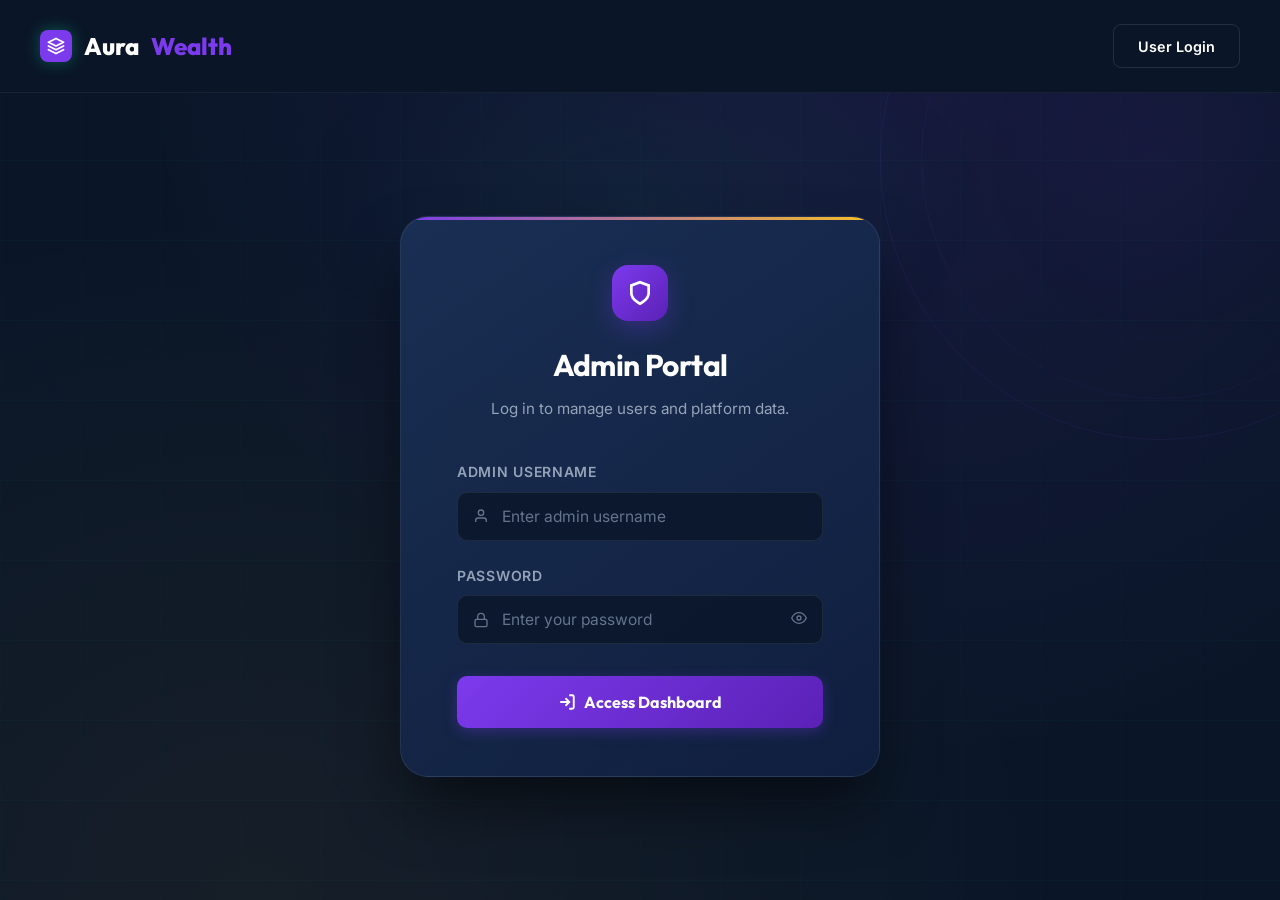
<file: admin-dashboard.html>
<!DOCTYPE html>
<html lang="en">

<head>
  <meta charset="UTF-8">
  <meta name="viewport" content="width=device-width, initial-scale=1.0">
  <title>Admin Dashboard | AuraWealth</title>
  <meta name="description" content="AuraWealth Admin Portal">
  <link rel="stylesheet" href="style.css">
  <style>
    :root {
      --accent-emerald: #7c3aed; /* Purple admin theme */
      --accent-gold: #fbbf24;
    }

    body {
      background-color: var(--navy);
      color: var(--text-white);
      font-family: 'Inter', sans-serif;
      margin: 0;
      padding: 0;
      min-height: 100vh;
      display: flex;
      flex-direction: column;
    }

    /* Top Navigation */
    .admin-navbar {
      background: rgba(10,22,40,0.9);
      border-bottom: 1px solid rgba(255,255,255,0.08);
      padding: 1rem 2rem;
      display: flex;
      justify-content: space-between;
      align-items: center;
      position: sticky;
      top: 0;
      z-index: 100;
      backdrop-filter: blur(10px);
    }

    .admin-logo {
      display: flex;
      align-items: center;
      gap: 0.75rem;
      font-size: 1.25rem;
      font-weight: 700;
      font-family: 'Outfit', sans-serif;
      color: #fff;
      text-decoration: none;
    }
    
    .admin-logo span {
      color: var(--accent-emerald);
    }

    .admin-logo-icon {
      background: linear-gradient(135deg, var(--accent-emerald), #5b21b6);
      width: 32px;
      height: 32px;
      border-radius: 8px;
      display: flex;
      align-items: center;
      justify-content: center;
      color: #fff;
    }

    .nav-actions {
      display: flex;
      align-items: center;
      gap: 1.5rem;
    }

    .admin-profile {
      display: flex;
      align-items: center;
      gap: 0.5rem;
      font-size: 0.9rem;
      color: var(--text-secondary);
    }

    .logout-btn {
      background: rgba(255,255,255,0.05);
      border: 1px solid rgba(255,255,255,0.1);
      color: var(--text-white);
      padding: 0.5rem 1rem;
      border-radius: 6px;
      cursor: pointer;
      font-size: 0.875rem;
      transition: all 0.2s;
    }

    .logout-btn:hover {
      background: rgba(239, 68, 68, 0.2);
      border-color: rgba(239, 68, 68, 0.4);
      color: #fca5a5;
    }

    /* Main Content */
    .admin-main {
      padding: 2.5rem;
      flex: 1;
    }

    .page-header {
      margin-bottom: 2rem;
    }

    .page-header h1 {
      font-family: 'Outfit', sans-serif;
      font-size: 2rem;
      margin: 0 0 0.5rem 0;
    }
    
    .page-header p {
      color: var(--text-secondary);
      margin: 0;
    }

    /* Dashboard Stats */
    .stats-grid {
      display: grid;
      grid-template-columns: repeat(auto-fit, minmax(240px, 1fr));
      gap: 1.5rem;
      margin-bottom: 2.5rem;
    }

    .stat-card {
      background: linear-gradient(145deg, rgba(26,48,85,0.6) 0%, rgba(16,32,64,0.6) 100%);
      border: 1px solid rgba(255,255,255,0.05);
      border-radius: 16px;
      padding: 1.5rem;
      display: flex;
      align-items: center;
      gap: 1rem;
    }

    .stat-icon {
      width: 48px;
      height: 48px;
      border-radius: 12px;
      background: rgba(124,58,237,0.1);
      color: var(--accent-emerald);
      display: flex;
      align-items: center;
      justify-content: center;
    }

    .stat-info h3 {
      font-size: 1.75rem;
      margin: 0;
      font-family: 'Outfit', sans-serif;
    }

    .stat-info p {
      color: var(--text-secondary);
      margin: 0;
      font-size: 0.875rem;
      text-transform: uppercase;
      letter-spacing: 0.05em;
    }

    /* User Table Container */
    .table-container {
      background: rgba(26,48,85,0.5);
      border: 1px solid rgba(255,255,255,0.05);
      border-radius: 16px;
      overflow: hidden;
      box-shadow: 0 8px 32px rgba(0,0,0,0.2);
    }

    .table-header {
      padding: 1.25rem 1.5rem;
      border-bottom: 1px solid rgba(255,255,255,0.05);
      display: flex;
      justify-content: space-between;
      align-items: center;
      background: rgba(0,0,0,0.2);
    }

    .table-header h2 {
      margin: 0;
      font-size: 1.25rem;
      font-family: 'Outfit', sans-serif;
    }

    /* The Table */
    table {
      width: 100%;
      border-collapse: collapse;
      text-align: left;
    }

    th {
      background: rgba(255,255,255,0.02);
      padding: 1rem 1.5rem;
      font-size: 0.75rem;
      text-transform: uppercase;
      letter-spacing: 0.05em;
      color: var(--text-muted);
      font-weight: 600;
      border-bottom: 1px solid rgba(255,255,255,0.05);
    }

    td {
      padding: 1rem 1.5rem;
      border-bottom: 1px solid rgba(255,255,255,0.03);
      color: var(--text-secondary);
      font-size: 0.9rem;
    }

    tr:last-child td {
      border-bottom: none;
    }

    tr:hover td {
      background: rgba(255,255,255,0.02);
      color: var(--text-white);
    }

    .user-name-cell {
      display: flex;
      align-items: center;
      gap: 0.75rem;
    }

    .user-avatar {
      width: 32px;
      height: 32px;
      border-radius: 50%;
      background: linear-gradient(135deg, var(--accent-emerald), #5b21b6);
      display: flex;
      align-items: center;
      justify-content: center;
      color: #fff;
      font-weight: 600;
      font-size: 0.8rem;
    }

    .user-name {
      font-weight: 500;
      color: var(--text-white);
    }

    .action-btns {
      display: flex;
      gap: 0.5rem;
    }

    .btn-action {
      display: inline-flex;
      align-items: center;
      gap: 0.35rem;
      padding: 0.4rem 0.75rem;
      border-radius: 6px;
      font-size: 0.8rem;
      font-weight: 500;
      text-decoration: none;
      transition: all 0.2s;
    }

    .btn-call {
      background: rgba(16,185,129,0.1);
      color: #10b981;
      border: 1px solid rgba(16,185,129,0.2);
    }
    .btn-call:hover {
      background: rgba(16,185,129,0.2);
    }

    .btn-email {
      background: rgba(59,130,246,0.1);
      color: #3b82f6;
      border: 1px solid rgba(59,130,246,0.2);
    }
    .btn-email:hover {
      background: rgba(59,130,246,0.2);
    }

    .empty-state {
      padding: 3rem;
      text-align: center;
      color: var(--text-muted);
    }
    
    .loading-state {
      padding: 3rem;
      text-align: center;
      color: var(--accent-emerald);
      font-weight: 500;
    }

    @media (max-width: 768px) {
      .admin-main { padding: 1.5rem; }
      .table-container { overflow-x: auto; }
      table { min-width: 800px; }
    }
  </style>
</head>

<body>

  <!-- Navbar -->
  <nav class="admin-navbar">
    <a href="#" class="admin-logo">
      <div class="admin-logo-icon">
        <svg width="18" height="18" viewBox="0 0 24 24" fill="none" stroke="currentColor" stroke-width="2.5">
          <path d="M12 22s8-4 8-10V5l-8-3-8 3v7c0 6 8 10 8 10z"/>
        </svg>
      </div>
      Aura<span>Admin</span>
    </a>
    
    <div class="nav-actions">
      <div class="admin-profile" id="admin-profile-name">
        <svg width="20" height="20" viewBox="0 0 24 24" fill="none" stroke="currentColor" stroke-width="2">
          <path d="M20 21v-2a4 4 0 0 0-4-4H8a4 4 0 0 0-4 4v2"></path>
          <circle cx="12" cy="7" r="4"></circle>
        </svg>
        Admin User
      </div>
      <button class="logout-btn" id="btn-logout">Logout</button>
    </div>
  </nav>

  <!-- Main Dashboard -->
  <main class="admin-main">
    <div class="page-header">
      <h1>Dashboard Overview</h1>
      <p>Manage users, view contact info, and monitor platform growth.</p>
    </div>

    <!-- Stats -->
    <div class="stats-grid">
      <div class="stat-card">
        <div class="stat-icon">
          <svg width="24" height="24" viewBox="0 0 24 24" fill="none" stroke="currentColor" stroke-width="2">
            <path d="M17 21v-2a4 4 0 0 0-4-4H5a4 4 0 0 0-4 4v2"></path>
            <circle cx="9" cy="7" r="4"></circle>
            <path d="M23 21v-2a4 4 0 0 0-3-3.87"></path>
            <path d="M16 3.13a4 4 0 0 1 0 7.75"></path>
          </svg>
        </div>
        <div class="stat-info">
          <h3 id="stat-total-users">-</h3>
          <p>Total Users</p>
        </div>
      </div>
      
      <div class="stat-card">
        <div class="stat-icon">
          <svg width="24" height="24" viewBox="0 0 24 24" fill="none" stroke="currentColor" stroke-width="2">
            <polyline points="22 12 18 12 15 21 9 3 6 12 2 12"></polyline>
          </svg>
        </div>
        <div class="stat-info">
          <h3>Active</h3>
          <p>System Status</p>
        </div>
      </div>
    </div>

    <!-- Users Table -->
    <div class="table-container">
      <div class="table-header">
        <h2>Registered Users</h2>
      </div>
      
      <div style="overflow-x: auto;">
        <table id="users-table">
          <thead>
            <tr>
              <th>User</th>
              <th>Email Address</th>
              <th>Mobile Number</th>
              <th>Joined Date</th>
              <th>Actions</th>
            </tr>
          </thead>
          <tbody id="users-table-body">
            <tr>
              <td colspan="5" class="loading-state">Loading user data...</td>
            </tr>
          </tbody>
        </table>
      </div>
    </div>
  </main>

  <script>
    // Authentication Check
    document.addEventListener('DOMContentLoaded', () => {
      const adminToken = localStorage.getItem('adminToken');
      if (!adminToken) {
        window.location.href = 'admin-login.html';
        return;
      }
      
      const adminUser = JSON.parse(localStorage.getItem('adminUser') || '{}');
      if (adminUser.username) {
        document.getElementById('admin-profile-name').innerHTML = `
          <svg width="20" height="20" viewBox="0 0 24 24" fill="none" stroke="currentColor" stroke-width="2">
            <path d="M20 21v-2a4 4 0 0 0-4-4H8a4 4 0 0 0-4 4v2"></path>
            <circle cx="12" cy="7" r="4"></circle>
          </svg>
          ${adminUser.username}
        `;
      }
      
      fetchUsers();
    });

    // Logout
    document.getElementById('btn-logout').addEventListener('click', () => {
      localStorage.removeItem('adminToken');
      localStorage.removeItem('adminUser');
      window.location.href = 'admin-login.html';
    });

    // Fetch and display users
    async function fetchUsers() {
      try {
        const response = await fetch('http://localhost:3000/api/users');
        if (!response.ok) throw new Error('Failed to fetch users');
        
        const users = await response.json();
        
        // Update stats
        document.getElementById('stat-total-users').innerText = users.length;
        
        const tbody = document.getElementById('users-table-body');
        tbody.innerHTML = '';
        
        if (users.length === 0) {
          tbody.innerHTML = `<tr><td colspan="5" class="empty-state">No users found.</td></tr>`;
          return;
        }

        users.forEach(user => {
          const joinedDate = new Date(user.createdAt).toLocaleDateString('en-IN', {
            year: 'numeric', month: 'short', day: 'numeric'
          });
          
          const initial = user.firstName ? user.firstName.charAt(0).toUpperCase() : '?';
          const fullName = `${user.firstName || ''} ${user.lastName || ''}`.trim();

          const tr = document.createElement('tr');
          tr.innerHTML = `
            <td>
              <div class="user-name-cell">
                <div class="user-avatar">${initial}</div>
                <div class="user-name">${fullName}</div>
              </div>
            </td>
            <td>${user.email || 'N/A'}</td>
            <td>${user.mobile || 'N/A'}</td>
            <td>${joinedDate}</td>
            <td>
              <div class="action-btns">
                ${user.mobile ? `<a href="tel:${user.mobile}" class="btn-action btn-call">
                  <svg width="14" height="14" viewBox="0 0 24 24" fill="none" stroke="currentColor" stroke-width="2"><path d="M22 16.92v3a2 2 0 0 1-2.18 2 19.79 19.79 0 0 1-8.63-3.07 19.5 19.5 0 0 1-6-6 19.79 19.79 0 0 1-3.07-8.67A2 2 0 0 1 4.11 2h3a2 2 0 0 1 2 1.72 12.84 12.84 0 0 0 .7 2.81 2 2 0 0 1-.45 2.11L8.09 9.91a16 16 0 0 0 6 6l1.27-1.27a2 2 0 0 1 2.11-.45 12.84 12.84 0 0 0 2.81.7A2 2 0 0 1 22 16.92z"></path></svg>
                  Call
                </a>` : ''}
                ${user.email ? `<a href="mailto:${user.email}" class="btn-action btn-email">
                  <svg width="14" height="14" viewBox="0 0 24 24" fill="none" stroke="currentColor" stroke-width="2"><path d="M4 4h16c1.1 0 2 .9 2 2v12c0 1.1-.9 2-2 2H4c-1.1 0-2-.9-2-2V6c0-1.1.9-2 2-2z"></path><polyline points="22,6 12,13 2,6"></polyline></svg>
                  Email
                </a>` : ''}
              </div>
            </td>
          `;
          tbody.appendChild(tr);
        });

      } catch (err) {
        console.error(err);
        document.getElementById('users-table-body').innerHTML = `
          <tr><td colspan="5" class="empty-state" style="color: #ef4444;">Error loading user data. Please ensure the server is running.</td></tr>
        `;
      }
    }
  </script>
</body>
</html>
</file>
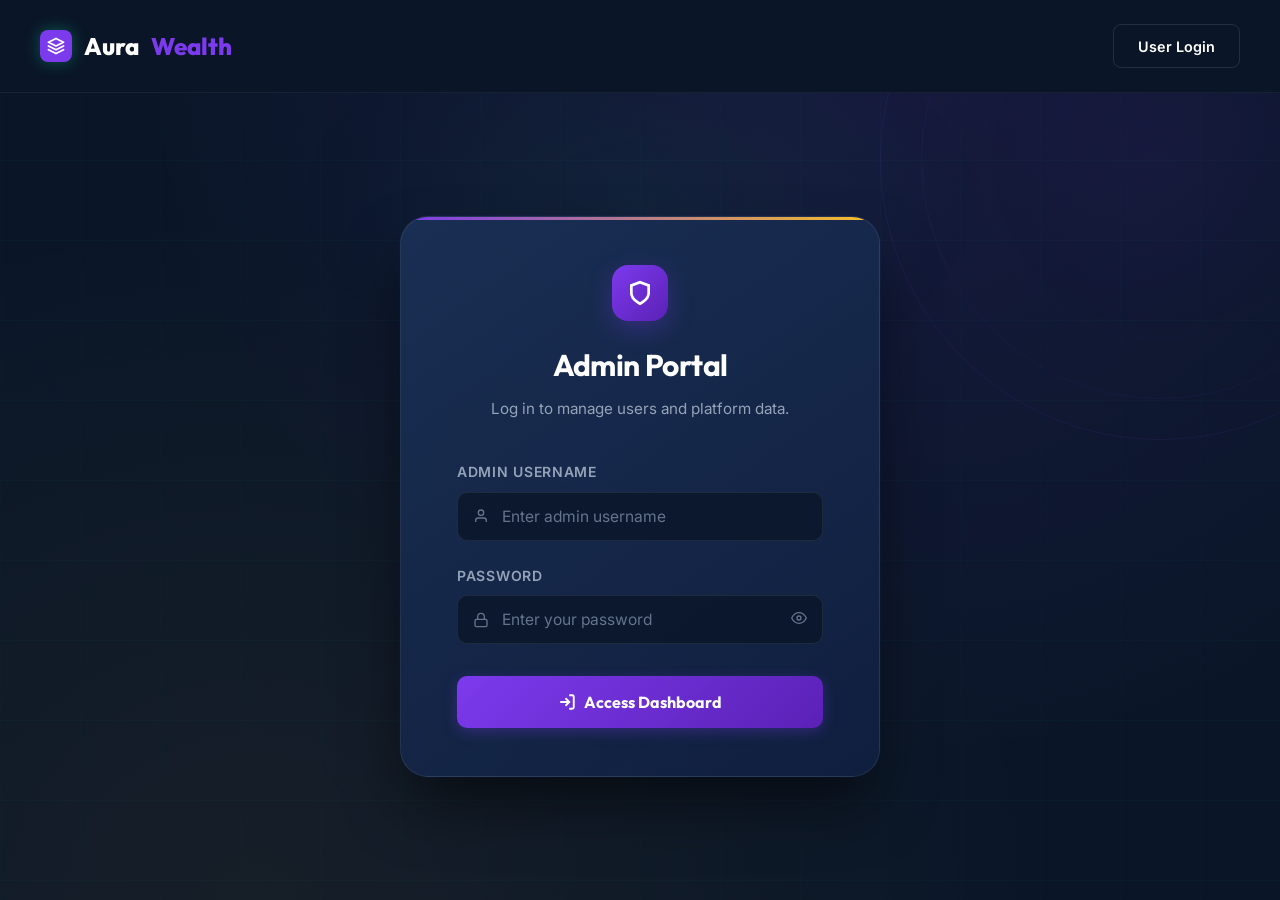
<file: admin-login.html>
<!DOCTYPE html>
<html lang="en">

<head>
  <meta charset="UTF-8">
  <meta name="viewport" content="width=device-width, initial-scale=1.0">
  <title>Admin Login | AuraWealth</title>
  <meta name="description" content="AuraWealth Admin Portal Login">
  <link rel="stylesheet" href="style.css">
  <style>
    :root {
      --accent-emerald: #7c3aed; /* Purple theme */
      --accent-gold: #fbbf24;
    }

    /* ── Auth Page Specific Styles ── */
    .auth-page {
      min-height: 100vh;
      display: flex;
      flex-direction: column;
      background: radial-gradient(ellipse at 70% 0%, rgba(124,58,237,0.12) 0%, transparent 60%),
                  radial-gradient(ellipse at 20% 100%, rgba(251,191,36,0.05) 0%, transparent 55%),
                  var(--navy);
      overflow-y: auto;
      overflow-x: hidden;
      position: relative;
    }

    /* Decorative circle right side */
    .auth-circle-bg {
      position: fixed;
      top: -120px;
      right: -160px;
      width: 560px;
      height: 560px;
      border-radius: 50%;
      border: 1.5px solid rgba(124,58,237,0.10);
      pointer-events: none;
      z-index: 0;
    }
    .auth-circle-bg::before {
      content: '';
      position: absolute;
      inset: 40px;
      border-radius: 50%;
      border: 1px solid rgba(124,58,237,0.07);
    }
    .auth-circle-bg::after {
      content: '';
      position: absolute;
      inset: 100px;
      border-radius: 50%;
      border: 1px solid rgba(124,58,237,0.05);
      background: radial-gradient(circle, rgba(124,58,237,0.04) 0%, transparent 70%);
    }

    /* Elegant line grid background */
    .auth-lines-bg {
      position: fixed;
      inset: 0;
      pointer-events: none;
      z-index: 0;
      overflow: hidden;
    }
    .auth-lines-bg svg {
      width: 100%;
      height: 100%;
      opacity: 0.7;
    }

    .auth-header {
      position: relative;
      z-index: 10;
      padding: 1.5rem 2.5rem;
      display: flex;
      align-items: center;
      justify-content: space-between;
      border-bottom: 1px solid rgba(255,255,255,0.05);
    }

    .auth-main {
      flex: 1;
      display: flex;
      align-items: center;
      justify-content: center;
      padding: 3rem 1.5rem;
      position: relative;
      z-index: 2;
    }

    .auth-card {
      background: linear-gradient(145deg, rgba(26,48,85,0.95) 0%, rgba(16,32,64,0.92) 100%);
      border: 1px solid rgba(255,255,255,0.08);
      border-radius: 28px;
      padding: 3rem 3.5rem;
      width: 100%;
      max-width: 480px;
      box-shadow: 0 32px 64px -12px rgba(0,0,0,0.6), 0 0 0 1px rgba(124,58,237,0.05);
      backdrop-filter: blur(20px);
      position: relative;
      overflow: hidden;
    }

    .auth-card::before {
      content: '';
      position: absolute;
      top: 0; left: 0; right: 0;
      height: 3px;
      background: linear-gradient(90deg, var(--accent-emerald), var(--accent-gold), var(--accent-emerald));
      background-size: 200% 100%;
      animation: shimmerGradient 4s infinite linear;
    }

    @keyframes shimmerGradient {
      0% { background-position: 0% 0%; }
      100% { background-position: 200% 0%; }
    }

    .auth-card-top {
      text-align: center;
      margin-bottom: 2.5rem;
    }

    .auth-logo-mark {
      width: 56px;
      height: 56px;
      background: linear-gradient(135deg, var(--accent-emerald), #5b21b6);
      border-radius: 16px;
      display: inline-flex;
      align-items: center;
      justify-content: center;
      margin-bottom: 1.25rem;
      box-shadow: 0 8px 24px rgba(124,58,237,0.3);
      color: #fff;
    }

    .auth-card-top h1 {
      font-size: 1.875rem;
      margin-bottom: 0.5rem;
    }

    .auth-card-top p {
      color: var(--text-secondary);
      font-size: 0.95rem;
    }

    .auth-form {
      display: flex;
      flex-direction: column;
      gap: 1.5rem;
    }

    .form-group {
      display: flex;
      flex-direction: column;
      gap: 0.5rem;
    }

    .form-label {
      font-size: 0.875rem;
      font-weight: 600;
      color: var(--text-secondary);
      text-transform: uppercase;
      letter-spacing: 0.05em;
    }

    .form-input-wrapper {
      position: relative;
    }

    .form-input-icon {
      position: absolute;
      left: 1rem;
      top: 50%;
      transform: translateY(-50%);
      color: var(--text-muted);
      pointer-events: none;
      transition: color 0.2s;
    }

    .form-input {
      width: 100%;
      background: rgba(10,22,40,0.8);
      border: 1px solid rgba(255,255,255,0.08);
      border-radius: 10px;
      padding: 0.875rem 1rem 0.875rem 2.75rem;
      color: var(--text-white);
      font-size: 0.975rem;
      transition: all 0.2s;
      outline: none;
    }

    .form-input::placeholder {
      color: var(--text-muted);
    }

    .form-input:focus {
      border-color: rgba(124,58,237,0.4);
      background: rgba(124,58,237,0.04);
      box-shadow: 0 0 0 3px rgba(124,58,237,0.08);
    }

    .form-input:focus + .form-input-icon,
    .form-input-wrapper:focus-within .form-input-icon {
      color: var(--accent-emerald);
    }

    .btn-auth {
      background: linear-gradient(135deg, var(--accent-emerald), #5b21b6);
      color: #fff;
      border: none;
      border-radius: 10px;
      padding: 1rem;
      font-size: 1rem;
      font-weight: 700;
      font-family: 'Outfit', sans-serif;
      cursor: pointer;
      transition: all 0.3s;
      display: flex;
      align-items: center;
      justify-content: center;
      gap: 0.5rem;
      box-shadow: 0 4px 14px rgba(124,58,237,0.3);
      margin-top: 0.5rem;
    }
    .btn-auth:hover {
      transform: translateY(-2px);
      box-shadow: 0 8px 24px rgba(124,58,237,0.45);
    }

    /* Password toggle */
    .password-toggle {
      position: absolute;
      right: 1rem;
      top: 50%;
      transform: translateY(-50%);
      background: none;
      border: none;
      color: var(--text-muted);
      cursor: pointer;
      padding: 0;
      transition: color 0.2s;
    }
    .password-toggle:hover { color: var(--text-secondary); }

    @media (max-width: 600px) {
      .auth-card {
        padding: 2rem 1.5rem;
        border-radius: 20px;
        margin: 0 0.5rem;
      }
    }
    
    /* Notification styling */
    #admin-notification {
      position: fixed;
      top: 20px;
      left: 50%;
      transform: translateX(-50%);
      background: #10b981;
      color: #fff;
      padding: 1rem 2rem;
      border-radius: 12px;
      font-weight: 600;
      box-shadow: 0 10px 25px rgba(0,0,0,0.5);
      z-index: 1000;
      display: none;
      align-items: center;
      gap: 0.75rem;
    }
  </style>
</head>

<body class="auth-page">

  <!-- Success Notification -->
  <div id="admin-notification">
    <svg width="20" height="20" viewBox="0 0 24 24" fill="none" stroke="currentColor" stroke-width="2.5">
      <path d="M22 11.08V12a10 10 0 1 1-5.93-9.14"></path>
      <polyline points="22 4 12 14.01 9 11.01"></polyline>
    </svg>
    Admin successful login
  </div>

  <!-- Decorative Backgrounds -->
  <div class="auth-circle-bg"></div>
  <div class="auth-lines-bg">
    <svg viewBox="0 0 1440 900" fill="none" preserveAspectRatio="xMidYMid slice" xmlns="http://www.w3.org/2000/svg">
      <line x1="0" y1="200" x2="500" y2="900" stroke="rgba(124,58,237,0.04)" stroke-width="1"/>
      <line x1="100" y1="0" x2="700" y2="900" stroke="rgba(124,58,237,0.03)" stroke-width="1"/>
      <line x1="300" y1="0" x2="900" y2="900" stroke="rgba(124,58,237,0.025)" stroke-width="1"/>
      <line x1="600" y1="0" x2="1440" y2="800" stroke="rgba(124,58,237,0.03)" stroke-width="1"/>
      <line x1="900" y1="0" x2="1440" y2="400" stroke="rgba(124,58,237,0.02)" stroke-width="1"/>
    </svg>
  </div>

  <!-- Header -->
  <header class="auth-header">
    <a href="index.html" class="logo" id="auth-logo">
      <div class="logo-icon" style="background: var(--accent-emerald); color: #fff;">
        <svg width="18" height="18" viewBox="0 0 24 24" fill="none" xmlns="http://www.w3.org/2000/svg">
          <path d="M12 2L2 7L12 12L22 7L12 2Z" stroke="currentColor" stroke-width="2.5" stroke-linecap="round" stroke-linejoin="round"/>
          <path d="M2 17L12 22L22 17" stroke="currentColor" stroke-width="2.5" stroke-linecap="round" stroke-linejoin="round"/>
          <path d="M2 12L12 17L22 12" stroke="currentColor" stroke-width="2.5" stroke-linecap="round" stroke-linejoin="round"/>
        </svg>
      </div>
      Aura<span>Wealth</span>
    </a>
    <a href="login.html" class="btn" style="border: 1px solid rgba(255,255,255,0.1); padding: 0.6rem 1.5rem; font-size: 0.9rem; color: #fff; text-decoration: none; border-radius: 8px;">User Login</a>
  </header>

  <!-- Main Login Card -->
  <main class="auth-main">
    <div class="auth-card">
      <div class="auth-card-top">
        <div class="auth-logo-mark">
          <svg width="26" height="26" viewBox="0 0 24 24" fill="none" stroke="currentColor" stroke-width="2.5">
            <path d="M12 22s8-4 8-10V5l-8-3-8 3v7c0 6 8 10 8 10z"/>
          </svg>
        </div>
        <h1>Admin Portal</h1>
        <p>Log in to manage users and platform data.</p>
      </div>

      <form class="auth-form" id="admin-login-form" novalidate>
        <!-- Username -->
        <div class="form-group">
          <label class="form-label" for="login-username">Admin Username</label>
          <div class="form-input-wrapper">
            <input type="text" class="form-input" id="login-username" placeholder="Enter admin username" required>
            <svg class="form-input-icon" width="16" height="16" viewBox="0 0 24 24" fill="none" stroke="currentColor" stroke-width="2">
              <path d="M20 21v-2a4 4 0 0 0-4-4H8a4 4 0 0 0-4 4v2"></path>
              <circle cx="12" cy="7" r="4"></circle>
            </svg>
          </div>
        </div>

        <!-- Password -->
        <div class="form-group">
          <label class="form-label" for="login-password">Password</label>
          <div class="form-input-wrapper">
            <input type="password" class="form-input" id="login-password" placeholder="Enter your password" required>
            <svg class="form-input-icon" width="16" height="16" viewBox="0 0 24 24" fill="none" stroke="currentColor" stroke-width="2">
              <rect x="3" y="11" width="18" height="11" rx="2" ry="2"/>
              <path d="M7 11V7a5 5 0 0 1 10 0v4"/>
            </svg>
            <button type="button" class="password-toggle" id="password-toggle-login" aria-label="Toggle password visibility">
              <svg width="16" height="16" viewBox="0 0 24 24" fill="none" stroke="currentColor" stroke-width="2">
                <path d="M1 12s4-8 11-8 11 8 11 8-4 8-11 8-11-8-11-8z"/>
                <circle cx="12" cy="12" r="3"/>
              </svg>
            </button>
          </div>
        </div>

        <!-- Submit -->
        <button type="submit" class="btn-auth" id="btn-login-submit">
          <svg width="18" height="18" viewBox="0 0 24 24" fill="none" stroke="currentColor" stroke-width="2.5">
            <path d="M15 3h4a2 2 0 0 1 2 2v14a2 2 0 0 1-2 2h-4"/>
            <polyline points="10 17 15 12 10 7"/>
            <line x1="15" y1="12" x2="3" y2="12"/>
          </svg>
          Access Dashboard
        </button>
      </form>
    </div>
  </main>

  <script>
    // Password toggle
    const pwToggle = document.getElementById('password-toggle-login');
    const pwInput = document.getElementById('login-password');
    if (pwToggle && pwInput) {
      pwToggle.addEventListener('click', () => {
        const isHidden = pwInput.type === 'password';
        pwInput.type = isHidden ? 'text' : 'password';
        pwToggle.innerHTML = isHidden
          ? `<svg width="16" height="16" viewBox="0 0 24 24" fill="none" stroke="currentColor" stroke-width="2"><path d="M17.94 17.94A10.07 10.07 0 0 1 12 20c-7 0-11-8-11-8a18.45 18.45 0 0 1 5.06-5.94M9.9 4.24A9.12 9.12 0 0 1 12 4c7 0 11 8 11 8a18.5 18.5 0 0 1-2.16 3.19m-6.72-1.07a3 3 0 1 1-4.24-4.24"/><line x1="1" y1="1" x2="23" y2="23"/></svg>`
          : `<svg width="16" height="16" viewBox="0 0 24 24" fill="none" stroke="currentColor" stroke-width="2"><path d="M1 12s4-8 11-8 11 8 11 8-4 8-11 8-11-8-11-8z"/><circle cx="12" cy="12" r="3"/></svg>`;
      });
    }

    // Form submit
    const loginForm = document.getElementById('admin-login-form');
    const notification = document.getElementById('admin-notification');
    
    if (loginForm) {
      loginForm.addEventListener('submit', async (e) => {
        e.preventDefault();
        const btn = document.getElementById('btn-login-submit');
        
        const username = document.getElementById('login-username').value;
        const password = document.getElementById('login-password').value;

        btn.innerHTML = '<svg width="18" height="18" viewBox="0 0 24 24" fill="none" stroke="currentColor" stroke-width="2"><circle cx="12" cy="12" r="10" stroke-dasharray="62.83" stroke-dashoffset="0" style="animation: none"><animateTransform attributeName="transform" type="rotate" from="0 12 12" to="360 12 12" dur="0.8s" repeatCount="indefinite"/></circle></svg> Verifying...';
        btn.disabled = true;

        try {
          const response = await fetch('http://localhost:3000/api/admin-login', {
            method: 'POST',
            headers: { 'Content-Type': 'application/json' },
            body: JSON.stringify({ username, password })
          });

          const data = await response.json();

          if (response.ok) {
            // Save admin token
            localStorage.setItem('adminToken', data.token);
            localStorage.setItem('adminUser', JSON.stringify(data.admin));
            
            // Show success popup
            notification.style.display = 'flex';
            
            // Redirect after brief delay to show popup
            setTimeout(() => {
              window.location.href = 'admin-dashboard.html';
            }, 1500);
          } else {
            alert('Admin Login Failed: ' + data.error);
            btn.innerHTML = '<svg width="18" height="18" viewBox="0 0 24 24" fill="none" stroke="currentColor" stroke-width="2.5"><path d="M15 3h4a2 2 0 0 1 2 2v14a2 2 0 0 1-2 2h-4"/><polyline points="10 17 15 12 10 7"/><line x1="15" y1="12" x2="3" y2="12"/></svg> Access Dashboard';
            btn.disabled = false;
          }
        } catch (err) {
          console.error(err);
          alert('Failed to connect to the server.');
          btn.innerHTML = '<svg width="18" height="18" viewBox="0 0 24 24" fill="none" stroke="currentColor" stroke-width="2.5"><path d="M15 3h4a2 2 0 0 1 2 2v14a2 2 0 0 1-2 2h-4"/><polyline points="10 17 15 12 10 7"/><line x1="15" y1="12" x2="3" y2="12"/></svg> Access Dashboard';
          btn.disabled = false;
        }
      });
    }
  </script>
</body>
</html>
</file>
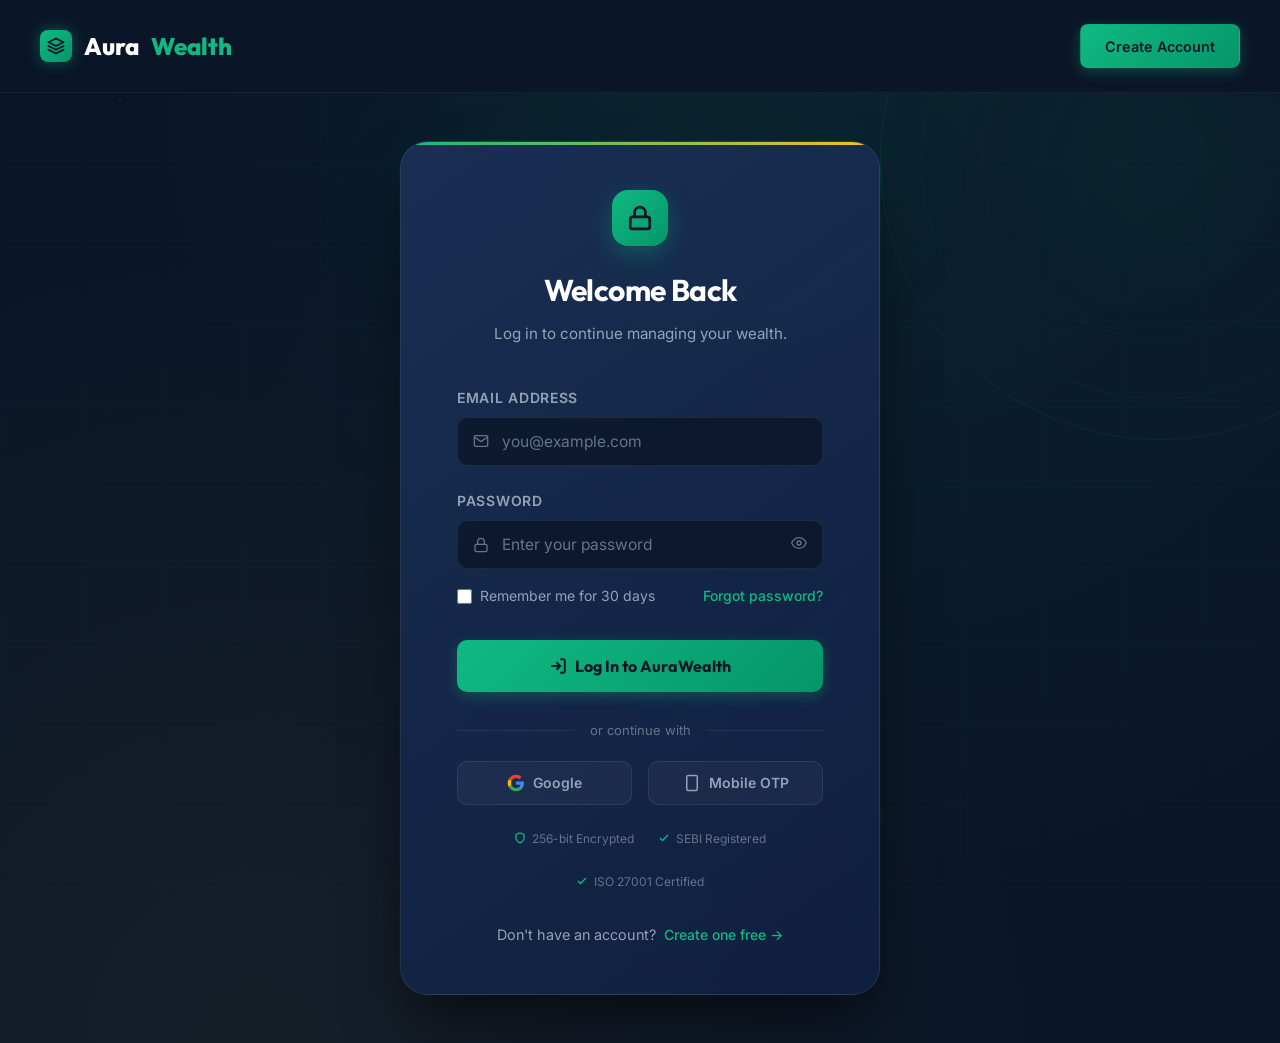
<file: login.html>
<!DOCTYPE html>
<html lang="en">

<head>
  <meta charset="UTF-8">
  <meta name="viewport" content="width=device-width, initial-scale=1.0">
  <title>Login | AuraWealth — Smart Mutual Fund Investing</title>
  <meta name="description" content="Log in to your AuraWealth account to manage your mutual fund portfolio, track returns, and set up automated SIPs.">
  <link rel="stylesheet" href="style.css">
  <style>
    /* ── Auth Page Specific Styles ── */
    .auth-page {
      min-height: 100vh;
      display: flex;
      flex-direction: column;
      background: radial-gradient(ellipse at 70% 0%, rgba(16,185,129,0.08) 0%, transparent 60%),
                  radial-gradient(ellipse at 20% 100%, rgba(251,191,36,0.05) 0%, transparent 55%),
                  var(--navy);
      overflow-y: auto;
      overflow-x: hidden;
      position: relative;
    }

    /* Decorative circle right side */
    .auth-circle-bg {
      position: fixed;
      top: -120px;
      right: -160px;
      width: 560px;
      height: 560px;
      border-radius: 50%;
      border: 1.5px solid rgba(16,185,129,0.10);
      pointer-events: none;
      z-index: 0;
    }
    .auth-circle-bg::before {
      content: '';
      position: absolute;
      inset: 40px;
      border-radius: 50%;
      border: 1px solid rgba(16,185,129,0.07);
    }
    .auth-circle-bg::after {
      content: '';
      position: absolute;
      inset: 100px;
      border-radius: 50%;
      border: 1px solid rgba(16,185,129,0.05);
      background: radial-gradient(circle, rgba(16,185,129,0.04) 0%, transparent 70%);
    }

    /* Elegant line grid background */
    .auth-lines-bg {
      position: fixed;
      inset: 0;
      pointer-events: none;
      z-index: 0;
      overflow: hidden;
    }
    .auth-lines-bg svg {
      width: 100%;
      height: 100%;
      opacity: 0.7;
    }

    .auth-header {
      position: relative;
      z-index: 10;
      padding: 1.5rem 2.5rem;
      display: flex;
      align-items: center;
      justify-content: space-between;
      border-bottom: 1px solid rgba(255,255,255,0.05);
    }

    .auth-main {
      flex: 1;
      display: flex;
      align-items: center;
      justify-content: center;
      padding: 3rem 1.5rem;
      position: relative;
      z-index: 2;
    }

    .auth-card {
      background: linear-gradient(145deg, rgba(26,48,85,0.95) 0%, rgba(16,32,64,0.92) 100%);
      border: 1px solid rgba(255,255,255,0.08);
      border-radius: 28px;
      padding: 3rem 3.5rem;
      width: 100%;
      max-width: 480px;
      box-shadow: 0 32px 64px -12px rgba(0,0,0,0.6), 0 0 0 1px rgba(16,185,129,0.05);
      backdrop-filter: blur(20px);
      position: relative;
      overflow: hidden;
    }

    .auth-card::before {
      content: '';
      position: absolute;
      top: 0; left: 0; right: 0;
      height: 3px;
      background: linear-gradient(90deg, var(--accent-emerald), var(--accent-gold), var(--accent-emerald));
      background-size: 200% 100%;
      animation: shimmerGradient 4s infinite linear;
    }

    @keyframes shimmerGradient {
      0% { background-position: 0% 0%; }
      100% { background-position: 200% 0%; }
    }

    .auth-card-top {
      text-align: center;
      margin-bottom: 2.5rem;
    }

    .auth-logo-mark {
      width: 56px;
      height: 56px;
      background: linear-gradient(135deg, var(--accent-emerald), #059669);
      border-radius: 16px;
      display: inline-flex;
      align-items: center;
      justify-content: center;
      margin-bottom: 1.25rem;
      box-shadow: 0 8px 24px rgba(16,185,129,0.3);
      color: var(--navy);
    }

    .auth-card-top h1 {
      font-size: 1.875rem;
      margin-bottom: 0.5rem;
    }

    .auth-card-top p {
      color: var(--text-secondary);
      font-size: 0.95rem;
    }

    .auth-form {
      display: flex;
      flex-direction: column;
      gap: 1.5rem;
    }

    .form-group {
      display: flex;
      flex-direction: column;
      gap: 0.5rem;
    }

    .form-label {
      font-size: 0.875rem;
      font-weight: 600;
      color: var(--text-secondary);
      text-transform: uppercase;
      letter-spacing: 0.05em;
    }

    .form-input-wrapper {
      position: relative;
    }

    .form-input-icon {
      position: absolute;
      left: 1rem;
      top: 50%;
      transform: translateY(-50%);
      color: var(--text-muted);
      pointer-events: none;
      transition: color 0.2s;
    }

    .form-input {
      width: 100%;
      background: rgba(10,22,40,0.8);
      border: 1px solid rgba(255,255,255,0.08);
      border-radius: 10px;
      padding: 0.875rem 1rem 0.875rem 2.75rem;
      color: var(--text-white);
      font-size: 0.975rem;
      transition: all 0.2s;
      outline: none;
    }

    .form-input::placeholder {
      color: var(--text-muted);
    }

    .form-input:focus {
      border-color: rgba(16,185,129,0.4);
      background: rgba(16,185,129,0.04);
      box-shadow: 0 0 0 3px rgba(16,185,129,0.08);
    }

    .form-input:focus + .form-input-icon,
    .form-input-wrapper:focus-within .form-input-icon {
      color: var(--accent-emerald);
    }

    .form-row-between {
      display: flex;
      justify-content: space-between;
      align-items: center;
      margin-top: -0.5rem;
    }

    .checkbox-label {
      display: flex;
      align-items: center;
      gap: 0.5rem;
      font-size: 0.875rem;
      color: var(--text-secondary);
      cursor: pointer;
    }

    .checkbox-label input[type="checkbox"] {
      accent-color: var(--accent-emerald);
      width: 15px;
      height: 15px;
    }

    .auth-link {
      font-size: 0.875rem;
      color: var(--accent-emerald);
      font-weight: 500;
      text-decoration: none;
      transition: opacity 0.2s;
    }
    .auth-link:hover { opacity: 0.75; }

    .btn-auth {
      background: linear-gradient(135deg, var(--accent-emerald), #059669);
      color: var(--navy);
      border: none;
      border-radius: 10px;
      padding: 1rem;
      font-size: 1rem;
      font-weight: 700;
      font-family: 'Outfit', sans-serif;
      cursor: pointer;
      transition: all 0.3s;
      display: flex;
      align-items: center;
      justify-content: center;
      gap: 0.5rem;
      box-shadow: 0 4px 14px rgba(16,185,129,0.3);
      margin-top: 0.5rem;
    }
    .btn-auth:hover {
      transform: translateY(-2px);
      box-shadow: 0 8px 24px rgba(16,185,129,0.45);
    }

    .auth-divider {
      display: flex;
      align-items: center;
      gap: 1rem;
      color: var(--text-muted);
      font-size: 0.8125rem;
    }
    .auth-divider::before,
    .auth-divider::after {
      content: '';
      flex: 1;
      height: 1px;
      background: rgba(255,255,255,0.07);
    }

    .social-auth-btns {
      display: flex;
      gap: 1rem;
    }

    .btn-social {
      flex: 1;
      background: rgba(255,255,255,0.04);
      border: 1px solid rgba(255,255,255,0.08);
      border-radius: 10px;
      padding: 0.75rem;
      color: var(--text-secondary);
      font-size: 0.875rem;
      font-weight: 600;
      cursor: pointer;
      display: flex;
      align-items: center;
      justify-content: center;
      gap: 0.5rem;
      transition: all 0.2s;
      font-family: 'Inter', sans-serif;
    }
    .btn-social:hover {
      background: rgba(255,255,255,0.08);
      border-color: rgba(255,255,255,0.15);
      color: var(--text-white);
      transform: translateY(-1px);
    }

    .auth-footer-text {
      text-align: center;
      margin-top: 2rem;
      font-size: 0.9rem;
      color: var(--text-secondary);
    }

    .auth-trust-row {
      display: flex;
      align-items: center;
      justify-content: center;
      gap: 1.5rem;
      margin-top: 1.5rem;
      flex-wrap: wrap;
    }

    .auth-trust-item {
      display: flex;
      align-items: center;
      gap: 0.375rem;
      font-size: 0.75rem;
      color: var(--text-muted);
    }

    .auth-trust-item svg {
      color: var(--accent-emerald);
    }

    /* Password toggle */
    .password-toggle {
      position: absolute;
      right: 1rem;
      top: 50%;
      transform: translateY(-50%);
      background: none;
      border: none;
      color: var(--text-muted);
      cursor: pointer;
      padding: 0;
      transition: color 0.2s;
    }
    .password-toggle:hover { color: var(--text-secondary); }

    @media (max-width: 600px) {
      .auth-card {
        padding: 2rem 1.5rem;
        border-radius: 20px;
        margin: 0 0.5rem;
      }
      .social-auth-btns { flex-direction: column; }
    }
  </style>
</head>

<body class="auth-page">

  <!-- Decorative Backgrounds -->
  <div class="auth-circle-bg"></div>
  <div class="auth-lines-bg">
    <svg viewBox="0 0 1440 900" fill="none" preserveAspectRatio="xMidYMid slice" xmlns="http://www.w3.org/2000/svg">
      <!-- Diagonal elegant lines -->
      <line x1="0" y1="200" x2="500" y2="900" stroke="rgba(16,185,129,0.04)" stroke-width="1"/>
      <line x1="100" y1="0" x2="700" y2="900" stroke="rgba(16,185,129,0.03)" stroke-width="1"/>
      <line x1="300" y1="0" x2="900" y2="900" stroke="rgba(16,185,129,0.025)" stroke-width="1"/>
      <line x1="600" y1="0" x2="1440" y2="800" stroke="rgba(16,185,129,0.03)" stroke-width="1"/>
      <line x1="900" y1="0" x2="1440" y2="400" stroke="rgba(16,185,129,0.02)" stroke-width="1"/>
      <!-- Horizontal subtle lines -->
      <line x1="0" y1="150" x2="1440" y2="150" stroke="rgba(255,255,255,0.02)" stroke-width="1"/>
      <line x1="0" y1="450" x2="1440" y2="450" stroke="rgba(255,255,255,0.015)" stroke-width="1"/>
      <line x1="0" y1="750" x2="1440" y2="750" stroke="rgba(255,255,255,0.02)" stroke-width="1"/>
      <!-- Subtle dots grid -->
      <circle cx="200" cy="100" r="1.5" fill="rgba(16,185,129,0.15)"/>
      <circle cx="400" cy="300" r="1" fill="rgba(16,185,129,0.1)"/>
      <circle cx="1200" cy="200" r="1.5" fill="rgba(16,185,129,0.12)"/>
      <circle cx="1000" cy="600" r="1" fill="rgba(16,185,129,0.1)"/>
      <circle cx="150" cy="700" r="1" fill="rgba(16,185,129,0.08)"/>
    </svg>
  </div>

  <!-- Header -->
  <header class="auth-header">
    <a href="index.html" class="logo" id="auth-logo">
      <div class="logo-icon">
        <svg width="18" height="18" viewBox="0 0 24 24" fill="none" xmlns="http://www.w3.org/2000/svg">
          <path d="M12 2L2 7L12 12L22 7L12 2Z" stroke="currentColor" stroke-width="2.5" stroke-linecap="round" stroke-linejoin="round"/>
          <path d="M2 17L12 22L22 17" stroke="currentColor" stroke-width="2.5" stroke-linecap="round" stroke-linejoin="round"/>
          <path d="M2 12L12 17L22 12" stroke="currentColor" stroke-width="2.5" stroke-linecap="round" stroke-linejoin="round"/>
        </svg>
      </div>
      Aura<span>Wealth</span>
    </a>
    <a href="register.html" class="btn btn-primary" id="auth-header-register" style="padding: 0.6rem 1.5rem; font-size: 0.9rem;">Create Account</a>
  </header>

  <!-- Main Login Card -->
  <main class="auth-main">
    <div class="auth-card">
      <div class="auth-card-top">
        <div class="auth-logo-mark">
          <svg width="26" height="26" viewBox="0 0 24 24" fill="none" stroke="currentColor" stroke-width="2.5">
            <rect x="3" y="11" width="18" height="11" rx="2" ry="2"/>
            <path d="M7 11V7a5 5 0 0 1 10 0v4"/>
          </svg>
        </div>
        <h1>Welcome Back</h1>
        <p>Log in to continue managing your wealth.</p>
      </div>

      <form class="auth-form" id="login-form" novalidate>
        <!-- Email -->
        <div class="form-group">
          <label class="form-label" for="login-email">Email Address</label>
          <div class="form-input-wrapper">
            <input type="email" class="form-input" id="login-email" placeholder="you@example.com" autocomplete="email" required>
            <svg class="form-input-icon" width="16" height="16" viewBox="0 0 24 24" fill="none" stroke="currentColor" stroke-width="2">
              <path d="M4 4h16c1.1 0 2 .9 2 2v12c0 1.1-.9 2-2 2H4c-1.1 0-2-.9-2-2V6c0-1.1.9-2 2-2z"/>
              <polyline points="22,6 12,13 2,6"/>
            </svg>
          </div>
        </div>

        <!-- Password -->
        <div class="form-group">
          <label class="form-label" for="login-password">Password</label>
          <div class="form-input-wrapper">
            <input type="password" class="form-input" id="login-password" placeholder="Enter your password" autocomplete="current-password" required>
            <svg class="form-input-icon" width="16" height="16" viewBox="0 0 24 24" fill="none" stroke="currentColor" stroke-width="2">
              <rect x="3" y="11" width="18" height="11" rx="2" ry="2"/>
              <path d="M7 11V7a5 5 0 0 1 10 0v4"/>
            </svg>
            <button type="button" class="password-toggle" id="password-toggle-login" aria-label="Toggle password visibility">
              <svg width="16" height="16" viewBox="0 0 24 24" fill="none" stroke="currentColor" stroke-width="2">
                <path d="M1 12s4-8 11-8 11 8 11 8-4 8-11 8-11-8-11-8z"/>
                <circle cx="12" cy="12" r="3"/>
              </svg>
            </button>
          </div>
        </div>

        <!-- Remember & Forgot -->
        <div class="form-row-between">
          <label class="checkbox-label">
            <input type="checkbox" id="remember-me">
            Remember me for 30 days
          </label>
          <a href="#" class="auth-link" id="forgot-password-link">Forgot password?</a>
        </div>

        <!-- Submit -->
        <button type="submit" class="btn-auth" id="btn-login-submit">
          <svg width="18" height="18" viewBox="0 0 24 24" fill="none" stroke="currentColor" stroke-width="2.5">
            <path d="M15 3h4a2 2 0 0 1 2 2v14a2 2 0 0 1-2 2h-4"/>
            <polyline points="10 17 15 12 10 7"/>
            <line x1="15" y1="12" x2="3" y2="12"/>
          </svg>
          Log In to AuraWealth
        </button>
      </form>

      <div class="auth-divider" style="margin: 1.75rem 0 1.25rem;">or continue with</div>

      <div class="social-auth-btns">
        <button class="btn-social" id="btn-google-login">
          <svg width="18" height="18" viewBox="0 0 24 24" fill="currentColor">
            <path d="M22.56 12.25c0-.78-.07-1.53-.2-2.25H12v4.26h5.92c-.26 1.37-1.04 2.53-2.21 3.31v2.77h3.57c2.08-1.92 3.28-4.74 3.28-8.09z" fill="#4285F4"/>
            <path d="M12 23c2.97 0 5.46-.98 7.28-2.66l-3.57-2.77c-.98.66-2.23 1.06-3.71 1.06-2.86 0-5.29-1.93-6.16-4.53H2.18v2.84C3.99 20.53 7.7 23 12 23z" fill="#34A853"/>
            <path d="M5.84 14.09c-.22-.66-.35-1.36-.35-2.09s.13-1.43.35-2.09V7.07H2.18C1.43 8.55 1 10.22 1 12s.43 3.45 1.18 4.93l2.85-2.22.81-.62z" fill="#FBBC05"/>
            <path d="M12 5.38c1.62 0 3.06.56 4.21 1.64l3.15-3.15C17.45 2.09 14.97 1 12 1 7.7 1 3.99 3.47 2.18 7.07l3.66 2.84c.87-2.6 3.3-4.53 6.16-4.53z" fill="#EA4335"/>
          </svg>
          Google
        </button>
        <button class="btn-social" id="btn-phone-login">
          <svg width="18" height="18" viewBox="0 0 24 24" fill="none" stroke="currentColor" stroke-width="2">
            <rect x="5" y="2" width="14" height="20" rx="2" ry="2"/>
            <line x1="12" y1="18" x2="12.01" y2="18"/>
          </svg>
          Mobile OTP
        </button>
      </div>

      <div class="auth-trust-row">
        <div class="auth-trust-item">
          <svg width="12" height="12" viewBox="0 0 24 24" fill="none" stroke="currentColor" stroke-width="2.5"><path d="M12 22s8-4 8-10V5l-8-3-8 3v7c0 6 8 10 8 10z"/></svg>
          256-bit Encrypted
        </div>
        <div class="auth-trust-item">
          <svg width="12" height="12" viewBox="0 0 24 24" fill="none" stroke="currentColor" stroke-width="2.5"><polyline points="20 6 9 17 4 12"/></svg>
          SEBI Registered
        </div>
        <div class="auth-trust-item" id="secret-admin-btn" style="user-select: none; cursor: default;">
          <svg width="12" height="12" viewBox="0 0 24 24" fill="none" stroke="currentColor" stroke-width="2.5"><polyline points="20 6 9 17 4 12"/></svg>
          ISO 27001 Certified
        </div>
      </div>

      <div class="auth-footer-text">
        Don't have an account?
        <a href="register.html" class="auth-link" id="auth-goto-register" style="margin-left: 0.25rem;">Create one free →</a>
      </div>
    </div>
  </main>

  <script>
    // Admin 5-click logic
    let adminClickCount = 0;
    let adminClickTimer;
    const secretAdminBtn = document.getElementById('secret-admin-btn');
    if (secretAdminBtn) {
      secretAdminBtn.addEventListener('click', () => {
        adminClickCount++;
        clearTimeout(adminClickTimer);
        adminClickTimer = setTimeout(() => { adminClickCount = 0; }, 3000);
        
        if (adminClickCount >= 5) {
          window.location.href = 'admin-login.html';
        }
      });
    }

    // Password toggle
    const pwToggle = document.getElementById('password-toggle-login');
    const pwInput = document.getElementById('login-password');
    if (pwToggle && pwInput) {
      pwToggle.addEventListener('click', () => {
        const isHidden = pwInput.type === 'password';
        pwInput.type = isHidden ? 'text' : 'password';
        pwToggle.innerHTML = isHidden
          ? `<svg width="16" height="16" viewBox="0 0 24 24" fill="none" stroke="currentColor" stroke-width="2"><path d="M17.94 17.94A10.07 10.07 0 0 1 12 20c-7 0-11-8-11-8a18.45 18.45 0 0 1 5.06-5.94M9.9 4.24A9.12 9.12 0 0 1 12 4c7 0 11 8 11 8a18.5 18.5 0 0 1-2.16 3.19m-6.72-1.07a3 3 0 1 1-4.24-4.24"/><line x1="1" y1="1" x2="23" y2="23"/></svg>`
          : `<svg width="16" height="16" viewBox="0 0 24 24" fill="none" stroke="currentColor" stroke-width="2"><path d="M1 12s4-8 11-8 11 8 11 8-4 8-11 8-11-8-11-8z"/><circle cx="12" cy="12" r="3"/></svg>`;
      });
    }

    // Read email from URL query param and pre-fill
    document.addEventListener('DOMContentLoaded', () => {
      const urlParams = new URLSearchParams(window.location.search);
      const emailParam = urlParams.get('email');
      if (emailParam) {
        const emailInput = document.getElementById('login-email');
        if (emailInput) {
          emailInput.value = emailParam;
          
          // Show a temporary message above the form
          const form = document.getElementById('login-form');
          const msg = document.createElement('div');
          msg.style.color = 'var(--accent-emerald)';
          msg.style.background = 'rgba(16, 185, 129, 0.1)';
          msg.style.padding = '10px';
          msg.style.borderRadius = '8px';
          msg.style.marginBottom = '15px';
          msg.style.fontSize = '0.9rem';
          msg.style.textAlign = 'center';
          msg.innerHTML = 'Registration successful! Please enter your password to log in.';
          form.insertBefore(msg, form.firstChild);

          // Focus password field
          setTimeout(() => {
            document.getElementById('login-password').focus();
          }, 100);
        }
      }
    });

    // Form submit
    const loginForm = document.getElementById('login-form');
    if (loginForm) {
      loginForm.addEventListener('submit', async (e) => {
        e.preventDefault();
        const btn = document.getElementById('btn-login-submit');
        
        const email = document.getElementById('login-email').value;
        const password = document.getElementById('login-password').value;

        btn.innerHTML = '<svg width="18" height="18" viewBox="0 0 24 24" fill="none" stroke="currentColor" stroke-width="2"><circle cx="12" cy="12" r="10" stroke-dasharray="62.83" stroke-dashoffset="0" style="animation: none"><animateTransform attributeName="transform" type="rotate" from="0 12 12" to="360 12 12" dur="0.8s" repeatCount="indefinite"/></circle></svg> Logging in...';
        btn.disabled = true;

        try {
          const response = await fetch('http://localhost:3000/api/login', {
            method: 'POST',
            headers: { 'Content-Type': 'application/json' },
            body: JSON.stringify({ email, password })
          });

          const data = await response.json();

          if (response.ok) {
            // Save user to localStorage
            localStorage.setItem('user', JSON.stringify(data));
            window.location.href = 'index.html';
          } else {
            alert('Login Failed: ' + data.error);
            btn.innerHTML = '<svg width="18" height="18" viewBox="0 0 24 24" fill="none" stroke="currentColor" stroke-width="2.5"><path d="M15 3h4a2 2 0 0 1 2 2v14a2 2 0 0 1-2 2h-4"/><polyline points="10 17 15 12 10 7"/><line x1="15" y1="12" x2="3" y2="12"/></svg> Log In to AuraWealth';
            btn.disabled = false;
          }
        } catch (err) {
          console.error(err);
          alert('Failed to connect to the server.');
          btn.innerHTML = '<svg width="18" height="18" viewBox="0 0 24 24" fill="none" stroke="currentColor" stroke-width="2.5"><path d="M15 3h4a2 2 0 0 1 2 2v14a2 2 0 0 1-2 2h-4"/><polyline points="10 17 15 12 10 7"/><line x1="15" y1="12" x2="3" y2="12"/></svg> Log In to AuraWealth';
          btn.disabled = false;
        }
      });
    }
  </script>
</body>

</html>
</file>
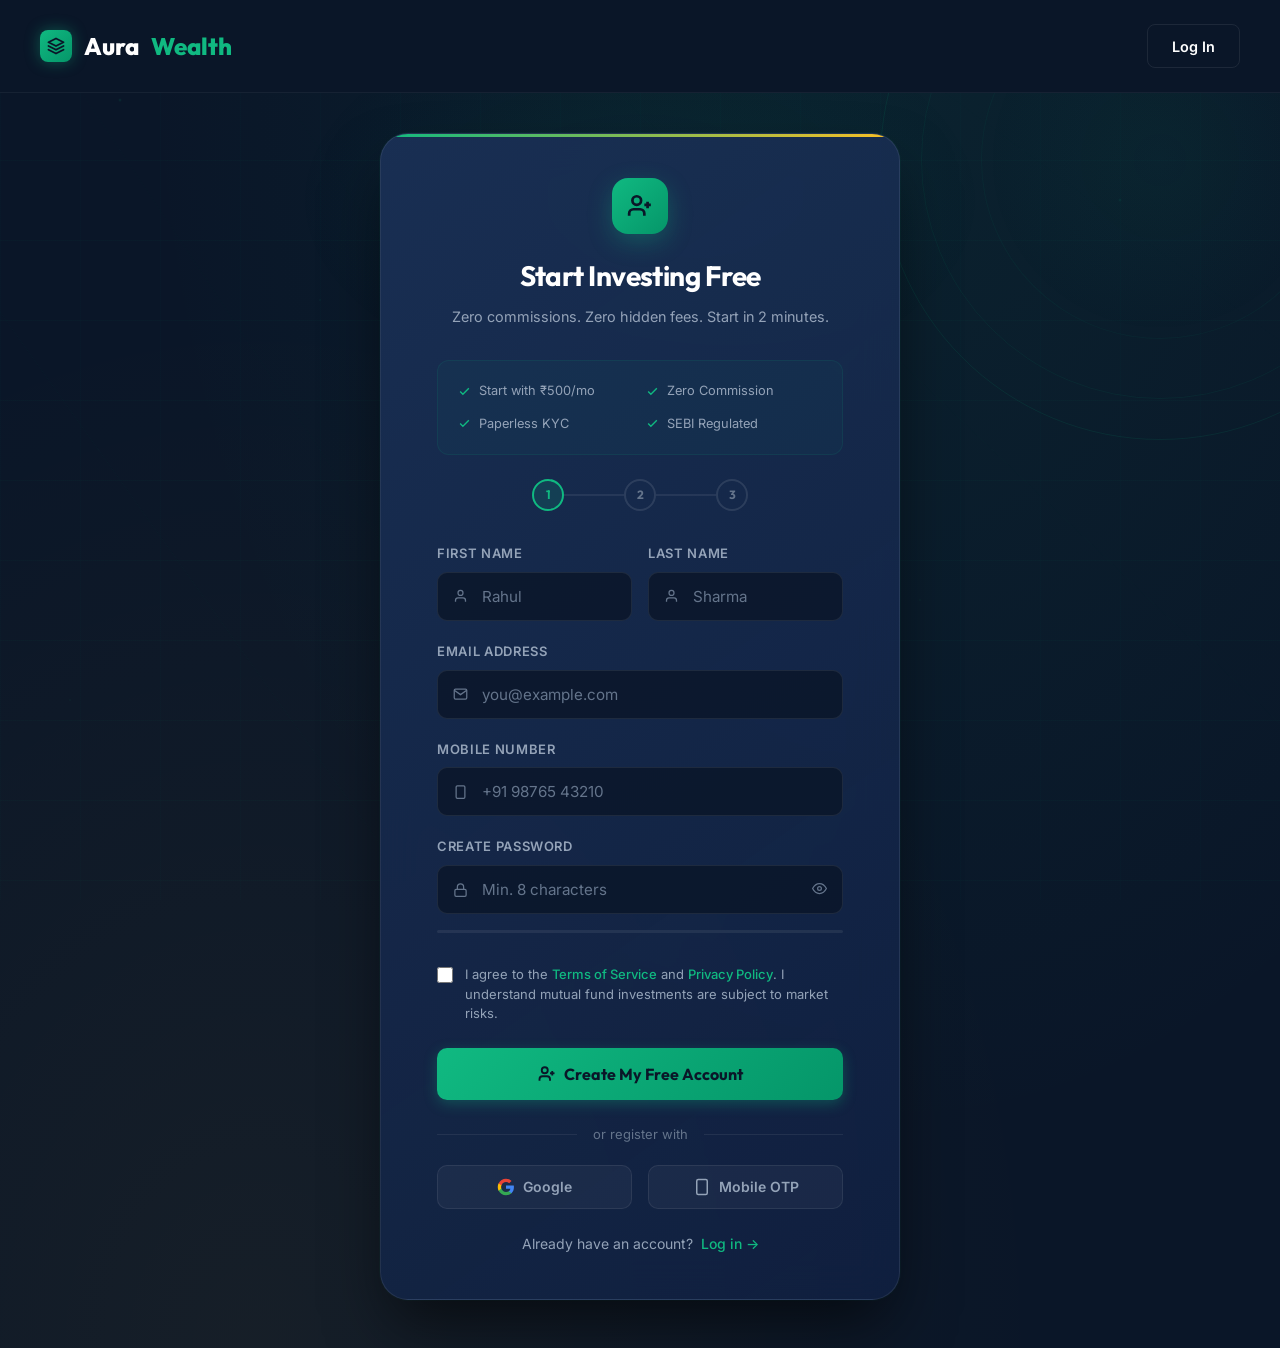
<file: register.html>
<!DOCTYPE html>
<html lang="en">

<head>
  <meta charset="UTF-8">
  <meta name="viewport" content="width=device-width, initial-scale=1.0">
  <title>Create Account | AuraWealth — Start Investing Today</title>
  <meta name="description" content="Open your free AuraWealth investment account in 2 minutes. Zero commission, direct mutual funds, automated SIPs. Start with ₹500.">
  <link rel="stylesheet" href="style.css">
  <style>
    /* ── Auth Page Specific Styles ── */
    .auth-page {
      min-height: 100vh;
      display: flex;
      flex-direction: column;
      background: radial-gradient(ellipse at 70% 0%, rgba(16,185,129,0.08) 0%, transparent 60%),
                  radial-gradient(ellipse at 20% 100%, rgba(251,191,36,0.05) 0%, transparent 55%),
                  var(--navy);
      overflow-y: auto;
      overflow-x: hidden;
      position: relative;
    }

    .auth-circle-bg {
      position: fixed;
      top: -120px;
      right: -160px;
      width: 560px;
      height: 560px;
      border-radius: 50%;
      border: 1.5px solid rgba(16,185,129,0.10);
      pointer-events: none;
      z-index: 0;
    }
    .auth-circle-bg::before {
      content: '';
      position: absolute;
      inset: 40px;
      border-radius: 50%;
      border: 1px solid rgba(16,185,129,0.07);
    }
    .auth-circle-bg::after {
      content: '';
      position: absolute;
      inset: 100px;
      border-radius: 50%;
      border: 1px solid rgba(16,185,129,0.05);
      background: radial-gradient(circle, rgba(16,185,129,0.04) 0%, transparent 70%);
    }

    .auth-lines-bg {
      position: fixed;
      inset: 0;
      pointer-events: none;
      z-index: 0;
      overflow: hidden;
    }
    .auth-lines-bg svg {
      width: 100%;
      height: 100%;
      opacity: 0.4;
    }

    .auth-header {
      position: relative;
      z-index: 10;
      padding: 1.5rem 2.5rem;
      display: flex;
      align-items: center;
      justify-content: space-between;
      border-bottom: 1px solid rgba(255,255,255,0.05);
    }

    .auth-main {
      flex: 1;
      display: flex;
      align-items: flex-start;
      justify-content: center;
      padding: 2.5rem 1.5rem 3rem;
      position: relative;
      z-index: 2;
    }

    .auth-card {
      background: linear-gradient(145deg, rgba(26,48,85,0.95) 0%, rgba(16,32,64,0.92) 100%);
      border: 1px solid rgba(255,255,255,0.08);
      border-radius: 28px;
      padding: 2.75rem 3.5rem;
      width: 100%;
      max-width: 520px;
      box-shadow: 0 32px 64px -12px rgba(0,0,0,0.6), 0 0 0 1px rgba(16,185,129,0.05);
      backdrop-filter: blur(20px);
      position: relative;
      overflow: hidden;
    }

    .auth-card::before {
      content: '';
      position: absolute;
      top: 0; left: 0; right: 0;
      height: 3px;
      background: linear-gradient(90deg, var(--accent-emerald), var(--accent-gold), var(--accent-emerald));
      background-size: 200% 100%;
      animation: shimmerGradient 4s infinite linear;
    }

    @keyframes shimmerGradient {
      0% { background-position: 0% 0%; }
      100% { background-position: 200% 0%; }
    }

    .auth-card-top {
      text-align: center;
      margin-bottom: 2rem;
    }

    .auth-logo-mark {
      width: 56px;
      height: 56px;
      background: linear-gradient(135deg, var(--accent-emerald), #059669);
      border-radius: 16px;
      display: inline-flex;
      align-items: center;
      justify-content: center;
      margin-bottom: 1.25rem;
      box-shadow: 0 8px 24px rgba(16,185,129,0.3);
      color: var(--navy);
    }

    .auth-card-top h1 {
      font-size: 1.75rem;
      margin-bottom: 0.375rem;
    }

    .auth-card-top p {
      color: var(--text-secondary);
      font-size: 0.9rem;
    }

    /* Steps progress indicator */
    .step-progress {
      display: flex;
      align-items: center;
      justify-content: center;
      gap: 0;
      margin-bottom: 2rem;
    }

    .step-dot {
      width: 32px;
      height: 32px;
      border-radius: 50%;
      border: 2px solid rgba(255,255,255,0.1);
      display: flex;
      align-items: center;
      justify-content: center;
      font-size: 0.75rem;
      font-weight: 700;
      color: var(--text-muted);
      font-family: 'Outfit', sans-serif;
      transition: all 0.3s;
      position: relative;
      z-index: 2;
    }

    .step-dot.active {
      border-color: var(--accent-emerald);
      background: rgba(16,185,129,0.15);
      color: var(--accent-emerald);
    }

    .step-dot.done {
      border-color: var(--accent-emerald);
      background: var(--accent-emerald);
      color: var(--navy);
    }

    .step-line {
      flex: 1;
      height: 2px;
      background: rgba(255,255,255,0.07);
      max-width: 60px;
    }

    .step-line.done {
      background: var(--accent-emerald);
    }

    .auth-form {
      display: flex;
      flex-direction: column;
      gap: 1.25rem;
    }

    .form-group {
      display: flex;
      flex-direction: column;
      gap: 0.5rem;
    }

    .form-row {
      display: grid;
      grid-template-columns: 1fr 1fr;
      gap: 1rem;
    }

    .form-label {
      font-size: 0.8125rem;
      font-weight: 600;
      color: var(--text-secondary);
      text-transform: uppercase;
      letter-spacing: 0.05em;
    }

    .form-input-wrapper {
      position: relative;
    }

    .form-input-icon {
      position: absolute;
      left: 1rem;
      top: 50%;
      transform: translateY(-50%);
      color: var(--text-muted);
      pointer-events: none;
      transition: color 0.2s;
    }

    .form-input {
      width: 100%;
      background: rgba(10,22,40,0.8);
      border: 1px solid rgba(255,255,255,0.08);
      border-radius: 10px;
      padding: 0.875rem 1rem 0.875rem 2.75rem;
      color: var(--text-white);
      font-size: 0.95rem;
      transition: all 0.2s;
      outline: none;
    }

    .form-input.no-icon {
      padding-left: 1rem;
    }

    .form-input::placeholder { color: var(--text-muted); }

    .form-input:focus {
      border-color: rgba(16,185,129,0.4);
      background: rgba(16,185,129,0.04);
      box-shadow: 0 0 0 3px rgba(16,185,129,0.08);
    }

    .form-input-wrapper:focus-within .form-input-icon {
      color: var(--accent-emerald);
    }

    .form-hint {
      font-size: 0.75rem;
      color: var(--text-muted);
      margin-top: 0.125rem;
    }

    /* Password strength bar */
    .password-strength {
      height: 3px;
      border-radius: 2px;
      background: rgba(255,255,255,0.07);
      margin-top: 0.5rem;
      overflow: hidden;
    }

    .password-strength-bar {
      height: 100%;
      border-radius: 2px;
      width: 0;
      transition: width 0.3s, background 0.3s;
    }

    .strength-text {
      font-size: 0.7rem;
      margin-top: 0.25rem;
      color: var(--text-muted);
    }

    /* Terms checkbox */
    .terms-agree {
      display: flex;
      gap: 0.75rem;
      align-items: flex-start;
      font-size: 0.8125rem;
      color: var(--text-secondary);
      line-height: 1.5;
    }

    .terms-agree input[type="checkbox"] {
      accent-color: var(--accent-emerald);
      width: 16px;
      height: 16px;
      flex-shrink: 0;
      margin-top: 2px;
    }

    .auth-link {
      color: var(--accent-emerald);
      font-weight: 500;
      text-decoration: none;
    }
    .auth-link:hover { opacity: 0.75; }

    .btn-auth {
      background: linear-gradient(135deg, var(--accent-emerald), #059669);
      color: var(--navy);
      border: none;
      border-radius: 10px;
      padding: 1rem;
      font-size: 1rem;
      font-weight: 700;
      font-family: 'Outfit', sans-serif;
      cursor: pointer;
      transition: all 0.3s;
      display: flex;
      align-items: center;
      justify-content: center;
      gap: 0.5rem;
      box-shadow: 0 4px 14px rgba(16,185,129,0.3);
      margin-top: 0.25rem;
    }
    .btn-auth:hover {
      transform: translateY(-2px);
      box-shadow: 0 8px 24px rgba(16,185,129,0.45);
    }

    .auth-divider {
      display: flex;
      align-items: center;
      gap: 1rem;
      color: var(--text-muted);
      font-size: 0.8125rem;
    }
    .auth-divider::before, .auth-divider::after {
      content: '';
      flex: 1;
      height: 1px;
      background: rgba(255,255,255,0.07);
    }

    .social-auth-btns {
      display: flex;
      gap: 1rem;
    }

    .btn-social {
      flex: 1;
      background: rgba(255,255,255,0.04);
      border: 1px solid rgba(255,255,255,0.08);
      border-radius: 10px;
      padding: 0.75rem;
      color: var(--text-secondary);
      font-size: 0.875rem;
      font-weight: 600;
      cursor: pointer;
      display: flex;
      align-items: center;
      justify-content: center;
      gap: 0.5rem;
      transition: all 0.2s;
      font-family: 'Inter', sans-serif;
    }
    .btn-social:hover {
      background: rgba(255,255,255,0.08);
      border-color: rgba(255,255,255,0.15);
      color: var(--text-white);
      transform: translateY(-1px);
    }

    /* Benefits strip */
    .register-benefits {
      display: grid;
      grid-template-columns: 1fr 1fr;
      gap: 0.75rem;
      margin-bottom: 1.5rem;
      padding: 1.25rem;
      background: rgba(16,185,129,0.04);
      border: 1px solid rgba(16,185,129,0.1);
      border-radius: 12px;
    }

    .reg-benefit {
      display: flex;
      align-items: center;
      gap: 0.5rem;
      font-size: 0.8rem;
      color: var(--text-secondary);
    }

    .reg-benefit svg {
      color: var(--accent-emerald);
      flex-shrink: 0;
    }

    .auth-footer-text {
      text-align: center;
      margin-top: 1.5rem;
      font-size: 0.875rem;
      color: var(--text-secondary);
    }

    .password-toggle {
      position: absolute;
      right: 1rem;
      top: 50%;
      transform: translateY(-50%);
      background: none;
      border: none;
      color: var(--text-muted);
      cursor: pointer;
      padding: 0;
      transition: color 0.2s;
    }
    .password-toggle:hover { color: var(--text-secondary); }

    @media (max-width: 600px) {
      .auth-card {
        padding: 2rem 1.25rem;
        border-radius: 20px;
      }
      .form-row { grid-template-columns: 1fr; }
      .register-benefits { grid-template-columns: 1fr; }
      .social-auth-btns { flex-direction: column; }
    }
  </style>
</head>

<body class="auth-page">

  <!-- Decorative Backgrounds -->
  <div class="auth-circle-bg"></div>
  <div class="auth-lines-bg">
    <svg viewBox="0 0 1440 900" fill="none" preserveAspectRatio="xMidYMid slice" xmlns="http://www.w3.org/2000/svg">
      <line x1="0" y1="200" x2="500" y2="900" stroke="rgba(16,185,129,0.04)" stroke-width="1"/>
      <line x1="100" y1="0" x2="700" y2="900" stroke="rgba(16,185,129,0.03)" stroke-width="1"/>
      <line x1="300" y1="0" x2="900" y2="900" stroke="rgba(16,185,129,0.025)" stroke-width="1"/>
      <line x1="600" y1="0" x2="1440" y2="800" stroke="rgba(16,185,129,0.03)" stroke-width="1"/>
      <line x1="900" y1="0" x2="1440" y2="400" stroke="rgba(16,185,129,0.02)" stroke-width="1"/>
      <line x1="0" y1="150" x2="1440" y2="150" stroke="rgba(255,255,255,0.02)" stroke-width="1"/>
      <line x1="0" y1="450" x2="1440" y2="450" stroke="rgba(255,255,255,0.015)" stroke-width="1"/>
      <line x1="0" y1="750" x2="1440" y2="750" stroke="rgba(255,255,255,0.02)" stroke-width="1"/>
      <circle cx="200" cy="100" r="1.5" fill="rgba(16,185,129,0.15)"/>
      <circle cx="400" cy="300" r="1" fill="rgba(16,185,129,0.1)"/>
      <circle cx="1200" cy="200" r="1.5" fill="rgba(16,185,129,0.12)"/>
      <circle cx="1000" cy="600" r="1" fill="rgba(16,185,129,0.1)"/>
      <circle cx="150" cy="700" r="1" fill="rgba(16,185,129,0.08)"/>
    </svg>
  </div>

  <!-- Header -->
  <header class="auth-header">
    <a href="index.html" class="logo" id="reg-logo">
      <div class="logo-icon">
        <svg width="18" height="18" viewBox="0 0 24 24" fill="none" xmlns="http://www.w3.org/2000/svg">
          <path d="M12 2L2 7L12 12L22 7L12 2Z" stroke="currentColor" stroke-width="2.5" stroke-linecap="round" stroke-linejoin="round"/>
          <path d="M2 17L12 22L22 17" stroke="currentColor" stroke-width="2.5" stroke-linecap="round" stroke-linejoin="round"/>
          <path d="M2 12L12 17L22 12" stroke="currentColor" stroke-width="2.5" stroke-linecap="round" stroke-linejoin="round"/>
        </svg>
      </div>
      Aura<span>Wealth</span>
    </a>
    <a href="login.html" class="btn btn-secondary" id="reg-header-login" style="padding: 0.6rem 1.5rem; font-size: 0.9rem;">Log In</a>
  </header>

  <!-- Main Register Card -->
  <main class="auth-main">
    <div class="auth-card">
      <div class="auth-card-top">
        <div class="auth-logo-mark">
          <svg width="26" height="26" viewBox="0 0 24 24" fill="none" stroke="currentColor" stroke-width="2.5">
            <path d="M16 21v-2a4 4 0 0 0-4-4H6a4 4 0 0 0-4 4v2"/>
            <circle cx="9" cy="7" r="4"/>
            <line x1="19" y1="8" x2="19" y2="14"/>
            <line x1="22" y1="11" x2="16" y2="11"/>
          </svg>
        </div>
        <h1>Start Investing Free</h1>
        <p>Zero commissions. Zero hidden fees. Start in 2 minutes.</p>
      </div>

      <!-- Benefits Strip -->
      <div class="register-benefits">
        <div class="reg-benefit">
          <svg width="13" height="13" viewBox="0 0 24 24" fill="none" stroke="currentColor" stroke-width="2.5"><polyline points="20 6 9 17 4 12"/></svg>
          Start with ₹500/mo
        </div>
        <div class="reg-benefit">
          <svg width="13" height="13" viewBox="0 0 24 24" fill="none" stroke="currentColor" stroke-width="2.5"><polyline points="20 6 9 17 4 12"/></svg>
          Zero Commission
        </div>
        <div class="reg-benefit">
          <svg width="13" height="13" viewBox="0 0 24 24" fill="none" stroke="currentColor" stroke-width="2.5"><polyline points="20 6 9 17 4 12"/></svg>
          Paperless KYC
        </div>
        <div class="reg-benefit">
          <svg width="13" height="13" viewBox="0 0 24 24" fill="none" stroke="currentColor" stroke-width="2.5"><polyline points="20 6 9 17 4 12"/></svg>
          SEBI Regulated
        </div>
      </div>

      <!-- Step progress -->
      <div class="step-progress" id="reg-step-progress">
        <div class="step-dot active" id="sdot-1">1</div>
        <div class="step-line" id="sline-1"></div>
        <div class="step-dot" id="sdot-2">2</div>
        <div class="step-line" id="sline-2"></div>
        <div class="step-dot" id="sdot-3">3</div>
      </div>

      <!-- Step 1: Personal Info -->
      <form class="auth-form" id="register-form" novalidate>
        <div id="reg-error" class="auth-error" style="display:none;margin-bottom:1rem;padding:0.75rem 1rem;border-radius:6px;background:#fee2e2;color:#991b1b;"></div>
        <div id="step-1">
          <div class="auth-form" style="gap:1.25rem;">
            <div class="form-row">
              <div class="form-group">
                <label class="form-label" for="reg-fname">First Name</label>
                <div class="form-input-wrapper">
                  <input type="text" class="form-input" id="reg-fname" placeholder="Rahul" required>
                  <svg class="form-input-icon" width="15" height="15" viewBox="0 0 24 24" fill="none" stroke="currentColor" stroke-width="2"><path d="M20 21v-2a4 4 0 0 0-4-4H8a4 4 0 0 0-4 4v2"/><circle cx="12" cy="7" r="4"/></svg>
                </div>
              </div>
              <div class="form-group">
                <label class="form-label" for="reg-lname">Last Name</label>
                <div class="form-input-wrapper">
                  <input type="text" class="form-input" id="reg-lname" placeholder="Sharma" required>
                  <svg class="form-input-icon" width="15" height="15" viewBox="0 0 24 24" fill="none" stroke="currentColor" stroke-width="2"><path d="M20 21v-2a4 4 0 0 0-4-4H8a4 4 0 0 0-4 4v2"/><circle cx="12" cy="7" r="4"/></svg>
                </div>
              </div>
            </div>

            <div class="form-group">
              <label class="form-label" for="reg-email">Email Address</label>
              <div class="form-input-wrapper">
                <input type="email" class="form-input" id="reg-email" placeholder="you@example.com" required>
                <svg class="form-input-icon" width="15" height="15" viewBox="0 0 24 24" fill="none" stroke="currentColor" stroke-width="2"><path d="M4 4h16c1.1 0 2 .9 2 2v12c0 1.1-.9 2-2 2H4c-1.1 0-2-.9-2-2V6c0-1.1.9-2 2-2z"/><polyline points="22,6 12,13 2,6"/></svg>
              </div>
            </div>

            <div class="form-group">
              <label class="form-label" for="reg-phone">Mobile Number</label>
              <div class="form-input-wrapper">
                <input type="tel" class="form-input" id="reg-phone" placeholder="+91 98765 43210" required>
                <svg class="form-input-icon" width="15" height="15" viewBox="0 0 24 24" fill="none" stroke="currentColor" stroke-width="2"><rect x="5" y="2" width="14" height="20" rx="2" ry="2"/><line x1="12" y1="18" x2="12.01" y2="18"/></svg>
              </div>
            </div>

            <div class="form-group">
              <label class="form-label" for="reg-password">Create Password</label>
              <div class="form-input-wrapper">
                <input type="password" class="form-input" id="reg-password" placeholder="Min. 8 characters" required>
                <svg class="form-input-icon" width="15" height="15" viewBox="0 0 24 24" fill="none" stroke="currentColor" stroke-width="2"><rect x="3" y="11" width="18" height="11" rx="2" ry="2"/><path d="M7 11V7a5 5 0 0 1 10 0v4"/></svg>
                <button type="button" class="password-toggle" id="password-toggle-reg">
                  <svg width="15" height="15" viewBox="0 0 24 24" fill="none" stroke="currentColor" stroke-width="2"><path d="M1 12s4-8 11-8 11 8 11 8-4 8-11 8-11-8-11-8z"/><circle cx="12" cy="12" r="3"/></svg>
                </button>
              </div>
              <div class="password-strength"><div class="password-strength-bar" id="pw-strength-bar"></div></div>
              <div class="strength-text" id="pw-strength-text"></div>
            </div>

            <div class="form-group">
              <label class="terms-agree">
                <input type="checkbox" id="reg-terms" required>
                <span>I agree to the <a href="#" class="auth-link">Terms of Service</a> and <a href="#" class="auth-link">Privacy Policy</a>. I understand mutual fund investments are subject to market risks.</span>
              </label>
            </div>

            <button type="submit" class="btn-auth" id="btn-register-submit">
              <svg width="18" height="18" viewBox="0 0 24 24" fill="none" stroke="currentColor" stroke-width="2.5">
                <path d="M16 21v-2a4 4 0 0 0-4-4H6a4 4 0 0 0-4 4v2"/>
                <circle cx="9" cy="7" r="4"/>
                <line x1="19" y1="8" x2="19" y2="14"/>
                <line x1="22" y1="11" x2="16" y2="11"/>
              </svg>
              Create My Free Account
            </button>
          </div>
        </div>
      </form>

      <div class="auth-divider" style="margin: 1.5rem 0 1.25rem;">or register with</div>

      <div class="social-auth-btns">
        <button class="btn-social" id="btn-google-reg">
          <svg width="18" height="18" viewBox="0 0 24 24" fill="currentColor">
            <path d="M22.56 12.25c0-.78-.07-1.53-.2-2.25H12v4.26h5.92c-.26 1.37-1.04 2.53-2.21 3.31v2.77h3.57c2.08-1.92 3.28-4.74 3.28-8.09z" fill="#4285F4"/>
            <path d="M12 23c2.97 0 5.46-.98 7.28-2.66l-3.57-2.77c-.98.66-2.23 1.06-3.71 1.06-2.86 0-5.29-1.93-6.16-4.53H2.18v2.84C3.99 20.53 7.7 23 12 23z" fill="#34A853"/>
            <path d="M5.84 14.09c-.22-.66-.35-1.36-.35-2.09s.13-1.43.35-2.09V7.07H2.18C1.43 8.55 1 10.22 1 12s.43 3.45 1.18 4.93l2.85-2.22.81-.62z" fill="#FBBC05"/>
            <path d="M12 5.38c1.62 0 3.06.56 4.21 1.64l3.15-3.15C17.45 2.09 14.97 1 12 1 7.7 1 3.99 3.47 2.18 7.07l3.66 2.84c.87-2.6 3.3-4.53 6.16-4.53z" fill="#EA4335"/>
          </svg>
          Google
        </button>
        <button class="btn-social" id="btn-phone-reg">
          <svg width="18" height="18" viewBox="0 0 24 24" fill="none" stroke="currentColor" stroke-width="2"><rect x="5" y="2" width="14" height="20" rx="2" ry="2"/><line x1="12" y1="18" x2="12.01" y2="18"/></svg>
          Mobile OTP
        </button>
      </div>

      <div class="auth-footer-text">
        Already have an account?
        <a href="login.html" class="auth-link" id="reg-goto-login" style="margin-left: 0.25rem;">Log in →</a>
      </div>
    </div>
  </main>

  <script>
    // Password strength checker
    const pwInput = document.getElementById('reg-password');
    const pwBar = document.getElementById('pw-strength-bar');
    const pwText = document.getElementById('pw-strength-text');

    if (pwInput) {
      pwInput.addEventListener('input', () => {
        const val = pwInput.value;
        let score = 0;
        if (val.length >= 8) score++;
        if (/[A-Z]/.test(val)) score++;
        if (/[0-9]/.test(val)) score++;
        if (/[^A-Za-z0-9]/.test(val)) score++;

        const colors = ['#EF4444','#F97316','#FBBF24','#10B981'];
        const labels = ['Too weak','Fair','Good','Strong'];
        const widths = ['25%','50%','75%','100%'];

        if (val.length === 0) {
          pwBar.style.width = '0';
          pwText.textContent = '';
        } else {
          pwBar.style.width = widths[score - 1] || '25%';
          pwBar.style.background = colors[score - 1] || '#EF4444';
          pwText.textContent = labels[score - 1] || 'Too weak';
          pwText.style.color = colors[score - 1] || '#EF4444';
        }
      });
    }

    // Password toggle
    const pwToggle = document.getElementById('password-toggle-reg');
    if (pwToggle && pwInput) {
      pwToggle.addEventListener('click', () => {
        const isHidden = pwInput.type === 'password';
        pwInput.type = isHidden ? 'text' : 'password';
      });
    }

    // Form submit
    const regForm = document.getElementById('register-form');
    if (regForm) {
      regForm.addEventListener('submit', async (e) => {
        e.preventDefault();
        const btn = document.getElementById('btn-register-submit');
        
        const fname = document.getElementById('reg-fname').value;
        const lname = document.getElementById('reg-lname').value;
        const email = document.getElementById('reg-email').value;
        const phone = document.getElementById('reg-phone').value;
        const password = document.getElementById('reg-password').value;

        btn.textContent = 'Creating your account...';
        btn.disabled = true;

        try {
          const response = await fetch('http://localhost:3000/api/register', {
            method: 'POST',
            headers: { 'Content-Type': 'application/json' },
            body: JSON.stringify({ firstName: fname, lastName: lname, email, mobile: phone, password })
          });

          const data = await response.json();

          if (response.ok) {
            // Step progress animation for success
            const sdot1 = document.getElementById('sdot-1');
            const sdot2 = document.getElementById('sdot-2');
            const sline1 = document.getElementById('sline-1');

            sdot1.classList.add('done');
            sdot1.innerHTML = '<svg width="12" height="12" viewBox="0 0 24 24" fill="none" stroke="currentColor" stroke-width="3"><polyline points="20 6 9 17 4 12"/></svg>';
            sline1.classList.add('done');
            sdot2.classList.add('active');
            sdot2.textContent = '2';
            btn.textContent = 'Setup Complete! Redirecting...';

            // hide any previous error
            const regError = document.getElementById('reg-error');
            if (regError) regError.style.display = 'none';

            setTimeout(() => {
              window.location.href = `login.html?email=${encodeURIComponent(email)}`;
            }, 1000);
          } else {
            let errorMsg = data.error || (data.errors && data.errors[0].msg) || 'Unknown error';
            const regError = document.getElementById('reg-error');
            if (regError) {
              regError.textContent = 'Registration Failed: ' + errorMsg;
              regError.style.display = 'block';
            } else {
              alert('Registration Failed: ' + errorMsg);
            }
            btn.textContent = 'Create My Free Account';
            btn.disabled = false;
          }
        } catch (err) {
          console.error(err);
          const regError = document.getElementById('reg-error');
          if (regError) {
            regError.textContent = 'Failed to connect to the server.';
            regError.style.display = 'block';
          } else {
            alert('Failed to connect to the server.');
          }
          btn.textContent = 'Create My Free Account';
          btn.disabled = false;
        }
      });
    }
  </script>
</body>

</html>
</file>
<file: style.css>
@import url('https://fonts.googleapis.com/css2?family=Inter:wght@300;400;500;600;700&family=Outfit:wght@400;500;600;700;800&display=swap');

/* CSS Custom Properties for Theme Colors and Styling Tokens */
:root {
  --navy: #0A1628;
  --navy-mid: #102040;
  --navy-light: #1A3055;
  --navy-hover: #223c68;
  --accent-emerald: #10B981;
  --accent-emerald-glow: rgba(16, 185, 129, 0.15);
  --accent-gold: #FBBF24;
  --accent-gold-glow: rgba(251, 191, 36, 0.15);
  --text-white: #FFFFFF;
  --text-primary: #F8FAFC;
  --text-secondary: #94A3B8;
  --text-muted: #64748B;
  --bg-gradient: linear-gradient(135deg, var(--navy) 0%, var(--navy-mid) 100%);
  --card-gradient: linear-gradient(145deg, var(--navy-light) 0%, var(--navy-mid) 100%);
  --accent-gradient: linear-gradient(135deg, var(--accent-emerald) 0%, #059669 100%);
  --border-color: rgba(255, 255, 255, 0.08);
  --border-glow: rgba(16, 185, 129, 0.3);
  --shadow-sm: 0 4px 6px -1px rgba(0, 0, 0, 0.3);
  --shadow-md: 0 10px 15px -3px rgba(0, 0, 0, 0.4), 0 4px 6px -2px rgba(0, 0, 0, 0.3);
  --shadow-lg: 0 20px 25px -5px rgba(0, 0, 0, 0.5), 0 10px 10px -5px rgba(0, 0, 0, 0.4);
  --transition-fast: 0.2s cubic-bezier(0.4, 0, 0.2, 1);
  --transition-normal: 0.3s cubic-bezier(0.4, 0, 0.2, 1);
  --transition-slow: 0.5s cubic-bezier(0.4, 0, 0.2, 1);
  --max-width: 1200px;
}

/* Reset & Base Styles */
*,
*::before,
*::after {
  box-sizing: border-box;
  margin: 0;
  padding: 0;
}

html {
  scroll-behavior: smooth;
  font-size: 16px;
  -webkit-font-smoothing: antialiased;
  -moz-osx-font-smoothing: grayscale;
}

body {
  font-family: 'Inter', sans-serif;
  background-color: var(--navy);
  color: var(--text-primary);
  line-height: 1.6;
  overflow-x: hidden;
  position: relative;
}

/* ── Global Geometric Line Grid Background ──
   A fixed, full-screen SVG grid that shows on every page/section.
   Pointer-events: none so it never blocks interactions. */
body::before {
  content: '';
  position: fixed;
  inset: 0;
  z-index: 0;
  pointer-events: none;
  background-image:
    /* Horizontal lines every 100px */
    repeating-linear-gradient(0deg,
      transparent,
      transparent 99px,
      rgba(16, 185, 129, 0.025) 99px,
      rgba(16, 185, 129, 0.025) 100px),
    /* Vertical lines every 100px */
    repeating-linear-gradient(90deg,
      transparent,
      transparent 99px,
      rgba(255, 255, 255, 0.018) 99px,
      rgba(255, 255, 255, 0.018) 100px),
    /* Diagonal lines — NW→SE */
    repeating-linear-gradient(135deg,
      transparent,
      transparent 199px,
      rgba(16, 185, 129, 0.012) 199px,
      rgba(16, 185, 129, 0.012) 200px),
    /* Diagonal lines — NE→SW */
    repeating-linear-gradient(45deg,
      transparent,
      transparent 299px,
      rgba(16, 185, 129, 0.009) 299px,
      rgba(16, 185, 129, 0.009) 300px);
}

/* Make sure all content sits above the grid */
body>* {
  position: relative;
  z-index: 1;
}


h1,
h2,
h3,
h4,
h5,
h6 {
  font-family: 'Outfit', sans-serif;
  font-weight: 700;
  color: var(--text-white);
  letter-spacing: -0.02em;
}

a {
  color: inherit;
  text-decoration: none;
  transition: var(--transition-fast);
}

button,
input,
select {
  font-family: inherit;
  font-size: inherit;
  outline: none;
}

ul {
  list-style: none;
}

/* Common UI Elements & Grid utilities */
.container {
  width: 100%;
  max-width: var(--max-width);
  margin: 0 auto;
  padding: 0 2rem;
}

/* Ensure other page blocks layer above the fixed footer reveal */
header,
section,
.security-band {
  position: relative;
  z-index: 2;
  background-color: var(--navy);
}

.section {
  padding: 7rem 0;
  position: relative;
}

.section:nth-child(even) {
  background-color: var(--navy-mid);
}

.section-header {
  text-align: center;
  max-width: 650px;
  margin: 0 auto 4rem auto;
}

.section-header .subtitle {
  color: var(--accent-emerald);
  font-family: 'Outfit', sans-serif;
  font-weight: 600;
  text-transform: uppercase;
  letter-spacing: 0.1em;
  font-size: 0.875rem;
  margin-bottom: 0.75rem;
  display: block;
}

.section-header h2 {
  font-size: 2.5rem;
  line-height: 1.2;
  margin-bottom: 1rem;
}

.section-header p {
  color: var(--text-secondary);
  font-size: 1.125rem;
}

.badge {
  display: inline-block;
  padding: 0.25rem 0.75rem;
  font-size: 0.75rem;
  font-weight: 600;
  border-radius: 9999px;
  text-transform: uppercase;
  letter-spacing: 0.05em;
}

.badge-low-risk {
  background-color: rgba(16, 185, 129, 0.15);
  color: var(--accent-emerald);
  border: 1px solid rgba(16, 185, 129, 0.2);
}

.badge-med-risk {
  background-color: rgba(251, 191, 36, 0.15);
  color: var(--accent-gold);
  border: 1px solid rgba(251, 191, 36, 0.2);
}

.badge-high-risk {
  background-color: rgba(239, 68, 68, 0.15);
  color: #EF4444;
  border: 1px solid rgba(239, 68, 68, 0.2);
}

/* Button Component Styles */
.btn {
  display: inline-flex;
  align-items: center;
  justify-content: center;
  padding: 0.875rem 2rem;
  border-radius: 8px;
  font-weight: 600;
  cursor: pointer;
  transition: all var(--transition-normal);
  border: 1px solid transparent;
  gap: 0.5rem;
}

.btn-primary {
  background: var(--accent-gradient);
  color: var(--navy);
  box-shadow: 0 4px 14px 0 rgba(16, 185, 129, 0.3);
}

.btn-primary:hover {
  transform: translateY(-2px);
  box-shadow: 0 6px 20px 0 rgba(16, 185, 129, 0.4);
  background: linear-gradient(135deg, #10b981 0%, #047857 100%);
}

.btn-secondary {
  background-color: transparent;
  color: var(--text-white);
  border: 1px solid var(--border-color);
}

.btn-secondary:hover {
  border-color: var(--text-white);
  background-color: rgba(255, 255, 255, 0.03);
  transform: translateY(-2px);
}

.btn-outline {
  border: 1px solid var(--accent-emerald);
  color: var(--accent-emerald);
  background: transparent;
}

.btn-outline:hover {
  background-color: var(--accent-emerald);
  color: var(--navy);
  transform: translateY(-2px);
  box-shadow: 0 4px 14px 0 rgba(16, 185, 129, 0.2);
}

/* 1. Header Styles */
.header {
  position: fixed;
  top: 0;
  left: 0;
  width: 100%;
  z-index: 1000;
  transition: all var(--transition-normal);
  border-bottom: 1px solid transparent;
  background-color: transparent;
}

.header.scrolled {
  background-color: rgba(10, 22, 40, 0.85);
  backdrop-filter: blur(12px);
  border-bottom: 1px solid var(--border-color);
  box-shadow: var(--shadow-sm);
  padding: 0.75rem 0;
}

.header .container {
  display: flex;
  justify-content: space-between;
  align-items: center;
  height: 80px;
  transition: height var(--transition-normal);
}

.header.scrolled .container {
  height: 64px;
}

.logo {
  display: flex;
  align-items: center;
  gap: 0.75rem;
  font-family: 'Outfit', sans-serif;
  font-weight: 800;
  font-size: 1.5rem;
  color: var(--text-white);
}

.logo span {
  color: var(--accent-emerald);
}

.logo-icon {
  width: 32px;
  height: 32px;
  background: var(--accent-gradient);
  border-radius: 8px;
  display: flex;
  align-items: center;
  justify-content: center;
  color: var(--navy);
  box-shadow: 0 0 15px rgba(16, 185, 129, 0.4);
}

.nav-menu {
  display: flex;
  align-items: center;
  gap: 2.5rem;
}

.nav-link {
  font-weight: 500;
  color: var(--text-secondary);
  font-size: 0.95rem;
  position: relative;
  padding: 0.5rem 0;
}

.nav-link:hover,
.nav-link.active {
  color: var(--text-white);
}

.nav-link::after {
  content: '';
  position: absolute;
  bottom: 0;
  left: 0;
  width: 0;
  height: 2px;
  background: var(--accent-gradient);
  transition: width var(--transition-fast);
}

.nav-link:hover::after,
.nav-link.active::after {
  width: 100%;
}

.header-cta {
  display: flex;
  align-items: center;
  gap: 1.5rem;
}

.hamburger {
  display: none;
  cursor: pointer;
  background: none;
  border: none;
  color: var(--text-white);
}

/* 2. Hero Section */
.hero {
  padding: 11rem 0 7rem 0;
  overflow: hidden;
  background: radial-gradient(circle at 80% 20%, var(--navy-light) 0%, var(--navy) 60%);
  position: relative;
}

.hero::after {
  content: '';
  position: absolute;
  width: 600px;
  height: 600px;
  background: radial-gradient(circle, rgba(16, 185, 129, 0.08) 0%, transparent 70%);
  top: -10%;
  right: -5%;
  z-index: 1;
  pointer-events: none;
}

.hero-grid {
  display: grid;
  grid-template-columns: 1.2fr 0.8fr;
  gap: 4rem;
  align-items: center;
  position: relative;
  z-index: 2;
}

.hero-content h1 {
  font-size: 3.75rem;
  line-height: 1.15;
  margin-bottom: 1.5rem;
}

.hero-content h1 span {
  background: linear-gradient(135deg, var(--accent-emerald) 0%, var(--accent-gold) 100%);
  -webkit-background-clip: text;
  -webkit-text-fill-color: transparent;
}

.hero-content p {
  font-size: 1.25rem;
  color: var(--text-secondary);
  margin-bottom: 2.5rem;
  max-width: 600px;
}

.hero-actions {
  display: flex;
  gap: 1rem;
  margin-bottom: 3.5rem;
  flex-wrap: wrap;
}

.trust-strip {
  display: flex;
  align-items: center;
  gap: 2.5rem;
  border-top: 1px solid var(--border-color);
  padding-top: 2rem;
  flex-wrap: wrap;
}

.trust-item {
  display: flex;
  flex-direction: column;
}

.trust-number {
  font-size: 1.5rem;
  font-weight: 700;
  color: var(--text-white);
  font-family: 'Outfit', sans-serif;
}

.trust-number span {
  color: var(--accent-emerald);
}

.trust-label {
  font-size: 0.875rem;
  color: var(--text-muted);
  text-transform: uppercase;
  letter-spacing: 0.05em;
  margin-top: 0.25rem;
}

.hero-graphic {
  position: relative;
  display: flex;
  justify-content: center;
}

.hero-graphic-card {
  background: var(--card-gradient);
  border: 1px solid var(--border-color);
  border-radius: 24px;
  padding: 2.5rem;
  width: 100%;
  max-width: 420px;
  box-shadow: var(--shadow-lg);
  position: relative;
  z-index: 2;
  overflow: hidden;
}

.hero-graphic-card::after {
  content: '';
  position: absolute;
  top: 0;
  left: 0;
  width: 100%;
  height: 4px;
  background: var(--accent-gradient);
}

.graphic-header {
  display: flex;
  justify-content: space-between;
  align-items: center;
  margin-bottom: 2rem;
}

.graphic-balance-lbl {
  font-size: 0.875rem;
  color: var(--text-secondary);
}

.graphic-balance-val {
  font-size: 2rem;
  font-weight: 700;
  color: var(--text-white);
  font-family: 'Outfit', sans-serif;
  margin-top: 0.25rem;
}

.graphic-chart-placeholder {
  height: 160px;
  display: flex;
  align-items: flex-end;
  gap: 8px;
  margin-bottom: 2rem;
}

.chart-bar {
  flex: 1;
  background: rgba(255, 255, 255, 0.05);
  border-radius: 4px;
  transition: all var(--transition-slow);
  position: relative;
}

.chart-bar::after {
  content: '';
  position: absolute;
  bottom: 0;
  left: 0;
  width: 100%;
  background: var(--accent-gradient);
  border-radius: 4px;
  height: 0;
  transition: height 1.5s cubic-bezier(0.16, 1, 0.3, 1);
}

.hero-graphic-card:hover .chart-bar:nth-child(1)::after {
  height: 35%;
}

.hero-graphic-card:hover .chart-bar:nth-child(2)::after {
  height: 50%;
}

.hero-graphic-card:hover .chart-bar:nth-child(3)::after {
  height: 45%;
}

.hero-graphic-card:hover .chart-bar:nth-child(4)::after {
  height: 75%;
}

.hero-graphic-card:hover .chart-bar:nth-child(5)::after {
  height: 60%;
}

.hero-graphic-card:hover .chart-bar:nth-child(6)::after {
  height: 95%;
}

.chart-bar:nth-child(1)::after {
  height: 30%;
}

.chart-bar:nth-child(2)::after {
  height: 40%;
}

.chart-bar:nth-child(3)::after {
  height: 35%;
}

.chart-bar:nth-child(4)::after {
  height: 65%;
}

.chart-bar:nth-child(5)::after {
  height: 50%;
}

.chart-bar:nth-child(6)::after {
  height: 85%;
}

.graphic-stat-row {
  display: flex;
  justify-content: space-between;
  border-top: 1px solid var(--border-color);
  padding-top: 1.5rem;
}

.graphic-stat {
  display: flex;
  flex-direction: column;
}

.graphic-stat-lbl {
  font-size: 0.75rem;
  color: var(--text-muted);
  text-transform: uppercase;
}

.graphic-stat-val {
  font-size: 1rem;
  font-weight: 600;
  color: var(--accent-emerald);
  margin-top: 0.25rem;
}

.floating-badge {
  position: absolute;
  background: rgba(26, 48, 85, 0.8);
  border: 1px solid var(--border-color);
  backdrop-filter: blur(10px);
  border-radius: 12px;
  padding: 0.75rem 1rem;
  display: flex;
  align-items: center;
  gap: 0.75rem;
  box-shadow: var(--shadow-md);
  z-index: 3;
}

.fb-1 {
  top: 15%;
  left: -15%;
  animation: float 4s ease-in-out infinite;
}

.fb-2 {
  bottom: 15%;
  right: -10%;
  animation: float 4s ease-in-out infinite 2s;
}

.fb-icon {
  width: 24px;
  height: 24px;
  border-radius: 50%;
  background: var(--accent-emerald-glow);
  color: var(--accent-emerald);
  display: flex;
  align-items: center;
  justify-content: center;
  font-size: 0.75rem;
}

.fb-2 .fb-icon {
  background: var(--accent-gold-glow);
  color: var(--accent-gold);
}

.fb-text h4 {
  font-size: 0.8125rem;
  margin-bottom: 0.125rem;
}

.fb-text p {
  font-size: 0.75rem;
  color: var(--text-secondary);
}

@keyframes float {
  0% {
    transform: translateY(0px);
  }

  50% {
    transform: translateY(-10px);
  }

  100% {
    transform: translateY(0px);
  }
}

/* 3. Age/Goal Selector - Flashcards & Subpages Updates */
.goals-viewport {
  position: relative;
  overflow: hidden;
  min-height: 280px;
  width: 100%;
  margin-left: calc(-50vw + 50%);
  margin-right: calc(-50vw + 50%);
  background: var(--navy);
  padding: 2rem 0;
}

.age-cards-grid {
  display: flex;
  justify-content: flex-start;
  align-items: center;
  gap: 1.5rem;
  overflow-x: auto;
  overflow-y: hidden;
  scroll-behavior: smooth;
  scroll-snap-type: x mandatory;
  padding: 2rem 1.5rem;
  margin: 0;
  transition: all var(--transition-slow);
  transform: translateX(0);
  opacity: 1;
  width: 100vw;
  /* Hide scrollbar */
  scrollbar-width: none;
  -ms-overflow-style: none;
}

.age-cards-grid::-webkit-scrollbar {
  display: none;
}

.age-card {
  scroll-snap-align: start;
  scroll-snap-stop: always;
}

/* Slide configurations for subpage opening */
.goals-viewport.detail-active .age-cards-grid {
  transform: translateX(-100%);
  opacity: 0;
  pointer-events: none;
  height: 0;
  overflow: hidden;
}

.age-card {
  position: relative;
  border-radius: 20px;
  overflow: hidden;
  cursor: pointer;
  transition: all var(--transition-normal);
  display: flex;
  flex-direction: column;
  justify-content: flex-end;
  min-height: 240px;
  min-width: 320px;
  width: 320px;
  flex-shrink: 0;
  background-size: cover;
  background-position: center;
  border: 1px solid rgba(16, 185, 129, 0.2);
}

.age-card-img {
  position: absolute;
  top: 0;
  left: 0;
  width: 100%;
  height: 100%;
  object-fit: cover;
  z-index: 0;
}

.age-card-img-overlay {
  position: relative;
  z-index: 1;
  background: linear-gradient(90deg, rgba(10, 22, 40, 0.95) 0%, rgba(10, 22, 40, 0.85) 50%, rgba(10, 22, 40, 0.7) 100%);
  padding: 2rem;
  display: flex;
  flex-direction: column;
  justify-content: space-between;
  height: 100%;
  min-height: 240px;
}

.age-card-content {
  display: flex;
  flex-direction: column;
  gap: 1rem;
}

.age-card-content>div {
  display: flex;
  flex-direction: column;
  gap: 0.5rem;
}

.age-card:hover {
  transform: scale(1.05) translateY(-5px);
  box-shadow: 0 12px 35px -5px rgba(16, 185, 129, 0.35);
  border-color: rgba(16, 185, 129, 0.5);
}

.age-card:hover .age-card-img {
  filter: brightness(1.15);
}

.age-card h3 {
  font-size: 1.375rem;
  margin-bottom: 0;
  color: var(--text-white);
  line-height: 1.3;
}

.age-range-tag {
  color: var(--accent-gold);
  font-weight: 700;
  font-size: 0.75rem;
  text-transform: uppercase;
  letter-spacing: 0.05em;
  margin-bottom: 0;
}

.age-card p {
  color: var(--text-secondary);
  font-size: 0.875rem;
  line-height: 1.4;
  margin-bottom: 0;
}

.age-card .card-cta-arrow {
  color: var(--accent-emerald);
  font-weight: 700;
  font-size: 1rem;
  transition: all var(--transition-fast);
  align-self: flex-start;
  margin-top: auto;
}

.age-card:hover .card-cta-arrow {
  color: var(--accent-gold);
  transform: translateX(5px);
}

/* Detail "Page" Container styling */
.goal-detail-view {
  position: absolute;
  top: 0;
  left: 0;
  width: 100%;
  opacity: 0;
  transform: translateX(100%);
  pointer-events: none;
  transition: all var(--transition-slow);
}

.goals-viewport.detail-active .goal-detail-view {
  transform: translateX(0);
  opacity: 1;
  pointer-events: auto;
  position: relative;
}

.back-btn-container {
  margin-bottom: 2.5rem;
}

.btn-back {
  background: none;
  border: none;
  color: var(--text-secondary);
  font-weight: 600;
  cursor: pointer;
  display: inline-flex;
  align-items: center;
  gap: 0.5rem;
  transition: color var(--transition-fast);
}

.btn-back:hover {
  color: var(--accent-emerald);
}

.goal-panel {
  display: none;
  grid-template-columns: 0.9fr 1.1fr;
  gap: 4rem;
  align-items: center;
}

.goal-panel.active {
  display: grid;
}

.goal-info h3 {
  font-size: 2.25rem;
  margin-bottom: 1.25rem;
}

.goal-info .description {
  font-size: 1.125rem;
  color: var(--text-secondary);
  margin-bottom: 2rem;
}

.goal-features {
  margin-bottom: 2.5rem;
}

.goal-feature-item {
  display: flex;
  align-items: center;
  gap: 0.75rem;
  margin-bottom: 1.25rem;
  font-size: 0.95rem;
}

.goal-feature-item svg {
  color: var(--accent-emerald);
  flex-shrink: 0;
}

.goal-funds-grid {
  display: grid;
  grid-template-columns: repeat(2, 1fr);
  gap: 1.5rem;
}

.fund-suggestion-card {
  background: var(--card-gradient);
  border: 1px solid var(--border-color);
  border-radius: 16px;
  padding: 1.75rem;
  transition: all var(--transition-normal);
  position: relative;
  display: flex;
  flex-direction: column;
  justify-content: space-between;
}

.fund-suggestion-card:hover {
  transform: translateY(-5px);
  border-color: rgba(16, 185, 129, 0.25);
  box-shadow: var(--shadow-md);
}

.fund-card-header {
  display: flex;
  justify-content: space-between;
  align-items: flex-start;
  margin-bottom: 1.25rem;
}

.fund-category-tag {
  font-size: 0.75rem;
  color: var(--accent-emerald);
  text-transform: uppercase;
  font-weight: 600;
  letter-spacing: 0.05em;
}

.fund-title {
  font-size: 1.125rem;
  font-weight: 600;
  margin-bottom: 0.75rem;
  line-height: 1.3;
}

.fund-metrics {
  display: flex;
  justify-content: space-between;
  border-top: 1px solid var(--border-color);
  padding-top: 1rem;
  margin-top: auto;
}

.fund-metric-lbl {
  font-size: 0.75rem;
  color: var(--text-muted);
  text-transform: uppercase;
}

.fund-metric-val {
  font-size: 1.125rem;
  font-weight: 700;
  font-family: 'Outfit', sans-serif;
}

.val-green {
  color: var(--accent-emerald);
}

/* 4. Why Choose Us - Floating Ambient Animations */
.why-choose-us-section {
  position: relative;
  overflow: hidden;
}

.ambient-orb {
  position: absolute;
  border-radius: 50%;
  filter: blur(120px);
  z-index: 1;
  pointer-events: none;
  opacity: 0.15;
}

.orb-1 {
  top: 10%;
  left: -5%;
  width: 350px;
  height: 350px;
  background: var(--accent-emerald);
  animation: orbFloat 25s infinite alternate;
}

.orb-2 {
  bottom: 10%;
  right: -5%;
  width: 450px;
  height: 450px;
  background: var(--accent-gold);
  animation: orbFloat 30s infinite alternate-reverse;
}

@keyframes orbFloat {
  0% {
    transform: translate(0px, 0px) scale(1) rotate(0deg);
  }

  50% {
    transform: translate(60px, -60px) scale(1.15) rotate(180deg);
  }

  100% {
    transform: translate(-30px, 30px) scale(0.9) rotate(360deg);
  }
}

.usps-grid {
  display: grid;
  grid-template-columns: repeat(4, 1fr);
  gap: 2rem;
  position: relative;
  z-index: 2;
}

.usp-card {
  background: var(--card-gradient);
  border: 1px solid var(--border-color);
  border-radius: 20px;
  padding: 2.5rem 2rem;
  transition: all var(--transition-normal);
  text-align: left;
}

.usp-card:hover {
  transform: translateY(-8px);
  border-color: rgba(16, 185, 129, 0.2);
  box-shadow: var(--shadow-md);
}

.usp-icon-box {
  width: 60px;
  height: 60px;
  border-radius: 16px;
  background-color: var(--navy-light);
  color: var(--accent-emerald);
  display: flex;
  align-items: center;
  justify-content: center;
  margin-bottom: 1.5rem;
  border: 1px solid rgba(255, 255, 255, 0.05);
  box-shadow: var(--shadow-sm);
  transition: all var(--transition-normal);
}

.usp-card:hover .usp-icon-box {
  background: var(--accent-gradient);
  color: var(--navy);
  box-shadow: 0 4px 15px rgba(16, 185, 129, 0.3);
  transform: scale(1.05);
}

.usp-card h3 {
  font-size: 1.25rem;
  margin-bottom: 0.875rem;
}

.usp-card p {
  color: var(--text-secondary);
  font-size: 0.95rem;
  line-height: 1.5;
}

/* 5. SIP/Goal Calculator - Dynamic Donut Chart */
.calc-container {
  display: grid;
  grid-template-columns: 1.1fr 0.9fr;
  gap: 4rem;
  align-items: stretch;
}

.calc-box {
  background: var(--card-gradient);
  border: 1px solid var(--border-color);
  border-radius: 24px;
  padding: 3rem;
  box-shadow: var(--shadow-lg);
}

.calc-toggle {
  display: flex;
  margin-bottom: 2.5rem;
  background-color: var(--navy);
  padding: 4px;
  border-radius: 8px;
  border: 1px solid var(--border-color);
}

.calc-toggle-btn {
  flex: 1;
  background: none;
  border: none;
  color: var(--text-secondary);
  padding: 0.75rem;
  border-radius: 6px;
  cursor: pointer;
  font-weight: 600;
  transition: var(--transition-fast);
}

.calc-toggle-btn.active {
  background-color: var(--navy-light);
  color: var(--text-white);
  box-shadow: var(--shadow-sm);
}

.calc-slider-group {
  margin-bottom: 2.25rem;
}

.slider-header {
  display: flex;
  justify-content: space-between;
  align-items: center;
  margin-bottom: 0.75rem;
}

.slider-label {
  color: var(--text-secondary);
  font-weight: 500;
}

.slider-val-box {
  background-color: var(--navy);
  border: 1px solid var(--border-color);
  border-radius: 6px;
  padding: 0.375rem 0.75rem;
  color: var(--text-white);
  font-weight: 700;
  font-size: 1rem;
}

.range-slider {
  -webkit-appearance: none;
  width: 100%;
  height: 6px;
  border-radius: 3px;
  background: var(--navy);
  outline: none;
}

.range-slider::-webkit-slider-thumb {
  -webkit-appearance: none;
  appearance: none;
  width: 20px;
  height: 20px;
  border-radius: 50%;
  background: var(--accent-emerald);
  cursor: pointer;
  border: 2px solid var(--navy-light);
  box-shadow: 0 0 10px rgba(16, 185, 129, 0.4);
  transition: transform var(--transition-fast);
}

.range-slider::-webkit-slider-thumb:hover {
  transform: scale(1.2);
}

.range-slider::-moz-range-thumb {
  width: 20px;
  height: 20px;
  border-radius: 50%;
  background: var(--accent-emerald);
  cursor: pointer;
  border: 2px solid var(--navy-light);
  box-shadow: 0 0 10px rgba(16, 185, 129, 0.4);
  transition: transform var(--transition-fast);
}

.range-slider::-moz-range-thumb:hover {
  transform: scale(1.2);
}

.calc-results {
  background: var(--navy);
  border: 1px solid var(--border-color);
  border-radius: 24px;
  padding: 3rem;
  display: flex;
  flex-direction: column;
  justify-content: space-between;
  box-shadow: var(--shadow-md);
  position: relative;
  overflow: hidden;
}

/* Pie Chart Layout & Backlight Glow Styles */
.pie-chart-wrapper {
  display: flex;
  flex-direction: column;
  align-items: center;
  margin-bottom: 2rem;
}

.pie-chart-container {
  position: relative;
  width: 200px;
  height: 200px;
  display: flex;
  align-items: center;
  justify-content: center;
  margin-bottom: 1.5rem;
}

.pie-chart-glow {
  position: absolute;
  width: 180px;
  height: 180px;
  border-radius: 50%;
  background: radial-gradient(circle, rgba(16, 185, 129, 0.22) 0%, transparent 70%);
  animation: rotateGlow 12s infinite linear;
  z-index: 1;
  pointer-events: none;
}

@keyframes rotateGlow {
  0% {
    transform: rotate(0deg) scale(1);
  }

  50% {
    transform: rotate(180deg) scale(1.1);
  }

  100% {
    transform: rotate(360deg) scale(1);
  }
}

.donut-chart {
  z-index: 2;
  width: 100%;
  height: 100%;
  transform: rotate(-90deg);
  /* align top start */
}

.donut-segment {
  transition: stroke-dasharray var(--transition-normal), stroke-dashoffset var(--transition-normal);
}

.donut-text {
  position: absolute;
  z-index: 3;
  text-align: center;
}

.donut-total-lbl {
  font-size: 0.75rem;
  color: var(--text-secondary);
  text-transform: uppercase;
  letter-spacing: 0.05em;
}

.donut-total-val {
  font-size: 1.5rem;
  font-weight: 700;
  font-family: 'Outfit', sans-serif;
  color: var(--text-white);
  margin-top: 0.25rem;
}

.pie-chart-legend {
  display: flex;
  justify-content: center;
  gap: 2rem;
  width: 100%;
}

.legend-item {
  display: flex;
  align-items: center;
  gap: 0.5rem;
  font-size: 0.875rem;
}

.legend-color {
  width: 12px;
  height: 12px;
  border-radius: 3px;
}

.color-invested {
  background-color: var(--accent-emerald);
}

.color-returns {
  background-color: var(--accent-gold);
}

.legend-text {
  color: var(--text-secondary);
}

.legend-text strong {
  color: var(--text-white);
  font-weight: 600;
}

.result-row {
  display: flex;
  justify-content: space-between;
  align-items: center;
  padding: 1.25rem 0;
  border-bottom: 1px solid var(--border-color);
}

.result-row:last-of-type {
  border-bottom: none;
  margin-bottom: 2rem;
}

.result-label {
  color: var(--text-secondary);
  display: flex;
  align-items: center;
  gap: 0.5rem;
}

.result-val {
  font-family: 'Outfit', sans-serif;
  font-size: 1.25rem;
  font-weight: 700;
  color: var(--text-white);
}

.result-row.total-wealth {
  border-bottom: none;
  background-color: var(--navy-light);
  border-radius: 12px;
  padding: 1.5rem;
  margin-top: 1rem;
}

.result-row.total-wealth .result-label {
  color: var(--text-white);
  font-weight: 600;
}

.result-row.total-wealth .result-val {
  font-size: 2rem;
  color: var(--accent-emerald);
}

/* 6. How It Works */
.steps-grid {
  display: grid;
  grid-template-columns: repeat(4, 1fr);
  gap: 2.5rem;
  position: relative;
}

.steps-grid::before {
  content: '';
  position: absolute;
  top: 40px;
  left: 10%;
  right: 10%;
  height: 2px;
  background: linear-gradient(90deg, transparent, rgba(16, 185, 129, 0.3) 20%, rgba(16, 185, 129, 0.3) 80%, transparent);
  z-index: 1;
}

.step-card {
  text-align: center;
  position: relative;
  z-index: 2;
}

.step-num-box {
  width: 80px;
  height: 80px;
  border-radius: 50%;
  background-color: var(--navy-mid);
  border: 3px solid var(--navy-light);
  color: var(--text-white);
  font-family: 'Outfit', sans-serif;
  font-size: 1.75rem;
  font-weight: 700;
  display: flex;
  align-items: center;
  justify-content: center;
  margin: 0 auto 2rem auto;
  box-shadow: var(--shadow-md);
  transition: all var(--transition-normal);
  position: relative;
}

.step-card:hover .step-num-box {
  border-color: var(--accent-emerald);
  box-shadow: 0 0 20px var(--border-glow);
  transform: scale(1.05);
}

.step-card:hover .step-num-box::after {
  content: '';
  position: absolute;
  top: -5px;
  left: -5px;
  right: -5px;
  bottom: -5px;
  border-radius: 50%;
  border: 1px solid rgba(16, 185, 129, 0.4);
  animation: pulse 1.5s infinite;
}

.step-card h3 {
  font-size: 1.25rem;
  margin-bottom: 0.75rem;
}

.step-card p {
  color: var(--text-secondary);
  font-size: 0.95rem;
  line-height: 1.5;
  padding: 0 1rem;
}

/* 7. Fund Categories Showcase - 5 in a row Desktop & Hover Glow update */
.fund-showcase-grid {
  display: grid;
  grid-template-columns: repeat(5, 1fr);
  gap: 1.25rem;
  margin-bottom: 3.5rem;
}

.fund-showcase-card {
  background: var(--card-gradient);
  border: 1px solid var(--border-color);
  border-radius: 20px;
  padding: 2rem 1.5rem;
  transition: transform 0.4s cubic-bezier(0.175, 0.885, 0.32, 1.275), box-shadow 0.4s ease, border-color 0.4s ease;
  display: flex;
  flex-direction: column;
  justify-content: space-between;
  position: relative;
  overflow: hidden;
}

/* High visual pop and backing glow on hover */
.fund-showcase-card:hover {
  transform: translateY(-12px) scale(1.03);
  border-color: rgba(16, 185, 129, 0.4);
  box-shadow: 0 15px 40px -10px rgba(16, 185, 129, 0.5), 0 0 20px 2px rgba(16, 185, 129, 0.15);
}

.fund-showcase-card::before {
  content: '';
  position: absolute;
  top: 0;
  left: 0;
  width: 100%;
  height: 4px;
  background: transparent;
  transition: background var(--transition-normal);
}

.fund-showcase-card:hover::before {
  background: var(--accent-gradient);
}

.category-icon-header {
  display: flex;
  justify-content: space-between;
  align-items: center;
  margin-bottom: 1.5rem;
}

.category-icon {
  width: 44px;
  height: 44px;
  border-radius: 10px;
  background-color: var(--navy-light);
  display: flex;
  align-items: center;
  justify-content: center;
  color: var(--accent-emerald);
}

.fund-showcase-card h3 {
  font-size: 1.35rem;
  margin-bottom: 0.5rem;
}

.fund-showcase-card p {
  color: var(--text-secondary);
  font-size: 0.875rem;
  margin-bottom: 1.5rem;
  line-height: 1.5;
}

.category-footer {
  display: flex;
  justify-content: space-between;
  align-items: center;
  border-top: 1px solid var(--border-color);
  padding-top: 1.25rem;
  margin-top: auto;
}

.category-stats {
  display: flex;
  flex-direction: column;
}

.category-stats span {
  font-size: 0.7rem;
  color: var(--text-muted);
}

.category-stats strong {
  font-size: 1rem;
  font-family: 'Outfit', sans-serif;
  color: var(--text-white);
  margin-top: 0.125rem;
}

/* 8. Comparison Section */
.comparison-table-wrapper {
  overflow-x: auto;
  border-radius: 16px;
  border: 1px solid var(--border-color);
  box-shadow: var(--shadow-lg);
}

.comparison-table {
  width: 100%;
  border-collapse: collapse;
  text-align: left;
  background-color: var(--navy-mid);
  min-width: 800px;
}

.comparison-table th,
.comparison-table td {
  padding: 1.5rem 2rem;
  font-size: 1rem;
}

.comparison-table th {
  background-color: var(--navy-light);
  font-family: 'Outfit', sans-serif;
  font-weight: 600;
  color: var(--text-white);
  border-bottom: 2px solid var(--border-color);
}

.comparison-table tr {
  border-bottom: 1px solid var(--border-color);
  transition: background-color var(--transition-fast);
}

.comparison-table tr:last-child {
  border-bottom: none;
}

.comparison-table tr:hover {
  background-color: rgba(255, 255, 255, 0.01);
}

.comparison-table tr.highlighted-row {
  background-color: rgba(16, 185, 129, 0.03);
}

.comparison-table tr.highlighted-row:hover {
  background-color: rgba(16, 185, 129, 0.06);
}

.comparison-table td strong {
  font-weight: 600;
}

.comparison-table td.highlighted-cell {
  color: var(--accent-emerald);
  font-weight: 700;
}

/* 9. Testimonials */
.testimonials-grid {
  display: grid;
  grid-template-columns: repeat(3, 1fr);
  gap: 2rem;
}

.testimonial-card {
  background: var(--card-gradient);
  border: 1px solid var(--border-color);
  border-radius: 20px;
  padding: 2.5rem;
  transition: all var(--transition-normal);
  display: flex;
  flex-direction: column;
  justify-content: space-between;
}

.testimonial-card:hover {
  transform: translateY(-5px);
  border-color: rgba(16, 185, 129, 0.2);
}

.rating-stars {
  display: flex;
  gap: 4px;
  color: var(--accent-gold);
  margin-bottom: 1.5rem;
}

.quote-text {
  font-size: 1rem;
  line-height: 1.6;
  color: var(--text-primary);
  margin-bottom: 2rem;
  font-style: italic;
}

.user-profile {
  display: flex;
  align-items: center;
  gap: 1rem;
}

.user-avatar {
  width: 48px;
  height: 48px;
  border-radius: 50%;
  background: var(--navy-light);
  overflow: hidden;
  display: flex;
  align-items: center;
  justify-content: center;
  border: 2px solid var(--accent-emerald);
}

.user-avatar svg {
  color: var(--text-secondary);
}

.user-info h4 {
  font-size: 0.95rem;
  font-weight: 600;
  margin-bottom: 0.125rem;
}

.user-info p {
  font-size: 0.8125rem;
  color: var(--text-muted);
}

/* 10. Trust & Security Band */
.security-band {
  background-color: var(--navy-mid);
  padding: 4rem 0;
  border-top: 1px solid var(--border-color);
  border-bottom: 1px solid var(--border-color);
}

.security-flex {
  display: flex;
  justify-content: space-between;
  align-items: center;
  flex-wrap: wrap;
  gap: 3rem;
}

.security-message {
  display: flex;
  align-items: center;
  gap: 1.5rem;
  max-width: 450px;
}

.sec-icon-shield {
  width: 56px;
  height: 56px;
  background-color: var(--accent-emerald-glow);
  color: var(--accent-emerald);
  border-radius: 50%;
  display: flex;
  align-items: center;
  justify-content: center;
  flex-shrink: 0;
}

.sec-text h3 {
  font-size: 1.25rem;
  margin-bottom: 0.25rem;
}

.sec-text p {
  font-size: 0.875rem;
  color: var(--text-secondary);
}

.security-logos {
  display: flex;
  align-items: center;
  gap: 3.5rem;
  flex-wrap: wrap;
}

.sec-logo {
  display: flex;
  align-items: center;
  gap: 0.5rem;
  opacity: 0.5;
  transition: opacity var(--transition-fast);
  color: var(--text-white);
  font-family: 'Outfit', sans-serif;
  font-weight: 700;
  font-size: 1rem;
}

.sec-logo:hover {
  opacity: 1;
}

.sec-logo svg {
  color: var(--accent-emerald);
}

/* 11. FAQ Section */
.faq-list {
  max-width: 800px;
  margin: 0 auto;
}

.faq-item {
  background-color: var(--navy-light);
  border: 1px solid var(--border-color);
  border-radius: 12px;
  margin-bottom: 1.25rem;
  overflow: hidden;
  transition: all var(--transition-normal);
}

.faq-question {
  width: 100%;
  background: none;
  border: none;
  padding: 1.5rem;
  display: flex;
  justify-content: space-between;
  align-items: center;
  cursor: pointer;
  text-align: left;
}

.faq-question h3 {
  font-size: 1.125rem;
  font-weight: 600;
  color: var(--text-white);
  padding-right: 1.5rem;
}

.faq-toggle-icon {
  width: 24px;
  height: 24px;
  border-radius: 50%;
  background-color: var(--navy-mid);
  color: var(--text-secondary);
  display: flex;
  align-items: center;
  justify-content: center;
  transition: all var(--transition-normal);
  flex-shrink: 0;
}

.faq-item.active {
  border-color: rgba(16, 185, 129, 0.25);
  box-shadow: var(--shadow-sm);
}

.faq-item.active .faq-toggle-icon {
  transform: rotate(45deg);
  background-color: var(--accent-emerald);
  color: var(--navy);
}

.faq-answer {
  max-height: 0;
  overflow: hidden;
  transition: max-height var(--transition-normal) ease;
}

.faq-answer-inner {
  padding: 0 1.5rem 1.5rem 1.5rem;
  color: var(--text-secondary);
  font-size: 0.95rem;
  line-height: 1.6;
  border-top: 1px solid rgba(255, 255, 255, 0.03);
}

/* 12. Final CTA Section */
.final-cta {
  background: radial-gradient(circle at 50% 50%, var(--navy-light) 0%, var(--navy) 100%);
  position: relative;
  text-align: center;
  border-top: 1px solid var(--border-color);
}

.final-cta-card {
  max-width: 900px;
  margin: 0 auto;
  padding: 5rem 3rem;
  background: var(--card-gradient);
  border: 1px solid var(--border-color);
  border-radius: 32px;
  position: relative;
  overflow: hidden;
  box-shadow: var(--shadow-lg);
}

.final-cta-card::after {
  content: '';
  position: absolute;
  width: 400px;
  height: 400px;
  background: radial-gradient(circle, rgba(16, 185, 129, 0.08) 0%, transparent 70%);
  top: -20%;
  left: -20%;
  pointer-events: none;
}

.final-cta-card h2 {
  font-size: 3rem;
  margin-bottom: 1.25rem;
  line-height: 1.2;
}

.final-cta-card p {
  font-size: 1.25rem;
  color: var(--text-secondary);
  margin-bottom: 2.5rem;
  max-width: 600px;
  margin-left: auto;
  margin-right: auto;
}

.cta-app-badges {
  display: flex;
  justify-content: center;
  gap: 1.5rem;
  flex-wrap: wrap;
}

.store-badge {
  display: flex;
  align-items: center;
  gap: 0.75rem;
  background-color: var(--navy);
  border: 1px solid var(--border-color);
  padding: 0.75rem 1.5rem;
  border-radius: 12px;
  color: var(--text-white);
  transition: all var(--transition-normal);
}

.store-badge:hover {
  transform: translateY(-3px);
  border-color: var(--accent-emerald);
  background-color: var(--navy-mid);
}

.store-badge svg {
  color: var(--accent-emerald);
  width: 28px;
  height: 28px;
}

.store-badge-text {
  text-align: left;
}

.store-badge-text span {
  display: block;
  font-size: 0.6875rem;
  text-transform: uppercase;
  color: var(--text-secondary);
  letter-spacing: 0.05em;
}

.store-badge-text strong {
  display: block;
  font-size: 0.9375rem;
  font-weight: 600;
}

/* 13. Footer Section */
.footer {
  background-color: var(--navy);
  border-top: 1px solid var(--border-color);
  padding: 5rem 0 2.5rem 0;
  font-size: 0.875rem;
}

.footer-top {
  display: grid;
  grid-template-columns: 1.5fr repeat(3, 1fr);
  gap: 4rem;
  margin-bottom: 4rem;
}

.footer-brand p {
  color: var(--text-secondary);
  margin-top: 1.25rem;
  margin-bottom: 1.5rem;
  line-height: 1.6;
}

.social-links {
  display: flex;
  gap: 1rem;
}

.social-icon {
  width: 36px;
  height: 36px;
  border-radius: 50%;
  background-color: var(--navy-light);
  border: 1px solid var(--border-color);
  color: var(--text-secondary);
  display: flex;
  align-items: center;
  justify-content: center;
  transition: all var(--transition-normal);
}

.social-icon:hover {
  background-color: var(--accent-emerald);
  color: var(--navy);
  transform: translateY(-2px);
  box-shadow: 0 4px 10px rgba(16, 185, 129, 0.2);
}

.footer-links-col h4 {
  font-size: 1rem;
  margin-bottom: 1.5rem;
  text-transform: uppercase;
  letter-spacing: 0.05em;
  color: var(--text-white);
}

.footer-links-col ul li {
  margin-bottom: 0.875rem;
}

.footer-links-col ul li a {
  color: var(--text-secondary);
  transition: color var(--transition-fast);
}

.footer-links-col ul li a:hover {
  color: var(--accent-emerald);
}

.footer-disclaimer {
  border-top: 1px solid var(--border-color);
  border-bottom: 1px solid var(--border-color);
  padding: 2rem 0;
  margin-bottom: 2.5rem;
  color: var(--text-muted);
  line-height: 1.7;
}

.footer-disclaimer p {
  margin-bottom: 0.75rem;
}

.footer-disclaimer p:last-child {
  margin-bottom: 0;
}

.footer-bottom {
  display: flex;
  justify-content: space-between;
  align-items: center;
  color: var(--text-muted);
  flex-wrap: wrap;
  gap: 1rem;
}

.footer-copyright {
  font-size: 0.8125rem;
}

.footer-bottom-links {
  display: flex;
  gap: 2rem;
}

.footer-bottom-links a {
  font-size: 0.8125rem;
  color: var(--text-muted);
}

.footer-bottom-links a:hover {
  color: var(--text-secondary);
}

/* Animations for reveal reveal scroll */
.reveal {
  opacity: 0;
  transform: translateY(30px);
  transition: all 0.8s ease;
}

.reveal.active {
  opacity: 1;
  transform: translateY(0);
}

/* Responsiveness Settings */
@media (max-width: 1200px) {
  .fund-showcase-grid {
    grid-template-columns: repeat(3, 1fr);
  }
}

@media (max-width: 1024px) {
  html {
    font-size: 15px;
  }

  .container {
    padding: 0 1.5rem;
  }

  .hero-grid,
  .calc-container,
  .goal-panel {
    grid-template-columns: 1fr;
    gap: 3rem;
  }

  .fb-1 {
    left: 0%;
  }

  .fb-2 {
    right: 0%;
  }

  .usps-grid,
  .testimonials-grid {
    grid-template-columns: repeat(2, 1fr);
  }

  .steps-grid {
    grid-template-columns: repeat(2, 1fr);
  }

  .steps-grid::before {
    display: none;
  }

  .footer-top {
    grid-template-columns: repeat(2, 1fr);
    gap: 3rem;
  }

  .age-cards-grid {
    gap: 1.5rem;
    padding: 1rem 1.5rem;
  }

  .fund-showcase-grid {
    grid-template-columns: repeat(2, 1fr);
  }

  .comparison-table {
    font-size: 0.9rem;
  }

  .section {
    padding: 5rem 0;
  }
}

@media (max-width: 768px) {
  html {
    font-size: 14px;
  }

  .container {
    padding: 0 1rem;
  }

  .section {
    padding: 4rem 0;
  }

  .section-header {
    margin-bottom: 3rem;
  }

  .section-header h2 {
    font-size: 1.75rem;
  }

  .section-header p {
    font-size: 1rem;
  }

  .header .container {
    height: 72px;
  }

  .nav-menu {
    position: fixed;
    top: 72px;
    left: -100%;
    width: 100%;
    height: calc(100vh - 72px);
    background-color: var(--navy);
    flex-direction: column;
    padding: 3rem 2rem;
    gap: 2rem;
    transition: left var(--transition-normal) ease-in-out;
    border-top: 1px solid var(--border-color);
    z-index: 999;
  }

  .nav-menu.open {
    left: 0;
  }

  .hamburger {
    display: block;
  }

  .header-cta {
    display: none;
  }

  .hero-content h1 {
    font-size: 2rem;
  }

  .hero-content p {
    font-size: 1rem;
  }

  .hero-graphic-card {
    padding: 1.5rem;
  }

  .floating-badge {
    display: none;
  }

  .trust-strip {
    flex-direction: column;
    gap: 1rem;
  }

  .goals-viewport {
    min-height: 260px;
    padding: 1.5rem 0;
  }

  .age-cards-grid {
    gap: 1rem;
    padding: 1rem 1rem;
  }

  .goal-funds-grid {
    grid-template-columns: 1fr;
    gap: 1.25rem;
  }

  .fund-showcase-grid {
    grid-template-columns: 1fr;
    gap: 1.5rem;
  }

  .usps-grid,
  .testimonials-grid,
  .steps-grid {
    grid-template-columns: 1fr;
    gap: 1.5rem;
  }

  .step-card {
    text-align: left;
  }

  .calc-box,
  .calc-results {
    padding: 2rem 1.5rem;
  }

  .calc-slider-group {
    margin-bottom: 1.5rem;
  }

  .comparison-table-wrapper {
    overflow-x: auto;
  }

  .comparison-table {
    font-size: 0.85rem;
    min-width: 100%;
  }

  .comparison-table th,
  .comparison-table td {
    padding: 0.75rem 0.5rem;
  }

  .faq-list {
    gap: 1rem;
  }

  .faq-item {
    margin-bottom: 0;
  }

  .final-cta-card {
    padding: 2.5rem 1.5rem;
  }

  .final-cta-card h2 {
    font-size: 1.75rem;
  }

  .footer-top {
    grid-template-columns: 1fr;
    gap: 2rem;
  }

  .footer-links {
    grid-template-columns: 2fr 1fr 1fr;
  }
}

@media (max-width: 480px) {
  html {
    font-size: 13px;
  }

  .container {
    padding: 0 1rem;
    max-width: 100%;
  }

  .section {
    padding: 3rem 0;
  }

  .section-header h2 {
    font-size: 1.5rem;
  }

  .section-header p {
    font-size: 0.95rem;
  }

  .header {
    top: 0;
  }

  .header .container {
    height: 64px;
  }

  .header.scrolled .container {
    height: 64px;
  }

  .logo {
    font-size: 1.25rem;
  }

  .logo-icon {
    width: 28px;
    height: 28px;
  }

  .hero-content h1 {
    font-size: 1.5rem;
    margin-bottom: 1rem;
  }

  .hero-content p {
    font-size: 0.95rem;
    margin-bottom: 1.5rem;
  }

  .hero-actions {
    flex-direction: column;
    gap: 1rem;
  }

  .btn {
    padding: 0.75rem 1.5rem;
    font-size: 0.9rem;
    width: 100%;
  }

  .trust-strip {
    flex-direction: column;
    gap: 1rem;
    margin-top: 2rem;
  }

  .trust-item {
    text-align: center;
  }

  .trust-number {
    font-size: 1rem;
  }

  .age-cards-grid {
    gap: 0.75rem;
    margin: 0 -0.75rem;
    padding-left: 0.75rem;
    padding-right: 0.75rem;
  }

  .age-card {
    min-width: 260px;
    width: 260px;
    min-height: 200px;
    border-radius: 16px;
  }

  .age-card-img-overlay {
    min-height: 200px;
    padding: 1rem;
  }

  .age-card h3 {
    font-size: 1rem;
  }

  .age-range-tag {
    font-size: 0.65rem;
    margin-bottom: 0;
  }

  .age-card p {
    font-size: 0.7rem;
    line-height: 1.2;
    margin-bottom: 0;
  }

  .age-card .card-cta-arrow {
    font-size: 0.85rem;
  }

  .goal-funds-grid {
    grid-template-columns: 1fr;
    gap: 1rem;
  }

  .fund-showcase-grid {
    grid-template-columns: 1fr;
    gap: 1rem;
  }

  .fund-showcase-card {
    padding: 1.5rem;
  }

  .usps-grid {
    grid-template-columns: 1fr;
    gap: 1.5rem;
  }

  .usp-card {
    padding: 1.5rem;
  }

  .steps-grid {
    grid-template-columns: 1fr;
    gap: 1rem;
  }

  .step-card {
    padding: 1.5rem;
    text-align: center;
  }

  .step-num-box {
    width: 50px;
    height: 50px;
    font-size: 1.5rem;
    margin: 0 auto 1rem;
  }

  .calc-box,
  .calc-results {
    padding: 1.5rem 1rem;
    border-radius: 16px;
  }

  .calc-slider-group {
    margin-bottom: 1.25rem;
  }

  .slider-label {
    font-size: 0.9rem;
  }

  .range-slider {
    height: 6px;
  }

  .comparison-table-wrapper {
    overflow-x: auto;
    border-radius: 12px;
  }

  .comparison-table {
    font-size: 0.75rem;
    min-width: 100%;
  }

  .comparison-table th,
  .comparison-table td {
    padding: 0.5rem;
  }

  .comparison-table th {
    font-size: 0.7rem;
  }

  .faq-list {
    gap: 0.75rem;
  }

  .faq-question {
    padding: 1.25rem 1rem;
  }

  .faq-question h3 {
    font-size: 1rem;
  }

  .faq-answer-inner {
    padding: 1rem;
    font-size: 0.9rem;
  }

  .testimonial-card {
    padding: 1.5rem;
  }

  .quote-text {
    font-size: 0.9rem;
  }

  .final-cta-card {
    padding: 2rem 1rem;
  }

  .final-cta-card h2 {
    font-size: 1.5rem;
  }

  .final-cta-card p {
    font-size: 0.95rem;
  }

  .cta-app-badges {
    flex-direction: column;
    gap: 1rem;
  }

  .store-badge {
    width: 100%;
  }

  .footer-top {
    grid-template-columns: 1fr;
    gap: 1.5rem;
  }

  .footer-links {
    grid-template-columns: 1fr 1fr;
    gap: 1.5rem;
  }

  .footer-section-title {
    font-size: 1rem;
    margin-bottom: 1rem;
  }

  .security-flex {
    flex-direction: column;
    gap: 2rem;
  }

  .security-logos {
    flex-direction: column;
    gap: 1rem;
  }

  .sec-logo {
    width: 100%;
  }
}

@media (max-width: 360px) {
  .container {
    padding: 0 0.75rem;
  }

  .logo {
    font-size: 1.1rem;
  }

  .hero-content h1 {
    font-size: 1.25rem;
  }

  .section-header h2 {
    font-size: 1.25rem;
  }

  .age-card {
    min-height: 220px;
  }

  .age-card-img-overlay {
    min-height: 220px;
    padding: 1.25rem 0.75rem;
  }

  .age-card h3 {
    font-size: 1rem;
  }

  .comparison-table {
    font-size: 0.65rem;
  }

  .comparison-table th,
  .comparison-table td {
    padding: 0.35rem;
  }
}

/* Animated Wavy Spiral Background for Hero */
.hero-spiral-container {
  position: absolute;
  top: 50%;
  left: 50%;
  transform: translate(-50%, -50%);
  width: 100%;
  max-width: 800px;
  height: 100%;
  z-index: 1;
  pointer-events: none;
  display: flex;
  align-items: center;
  justify-content: center;
  overflow: hidden;
  opacity: 0.85;
}

.spiral-svg {
  width: 100%;
  height: 100%;
  animation: rotateSpiral 140s infinite linear;
}

@keyframes rotateSpiral {
  0% {
    transform: rotate(0deg);
  }

  100% {
    transform: rotate(360deg);
  }
}

/* Pulsing Pink Radiant Background for Funds */
.ambient-glow-pink {
  position: absolute;
  top: 50%;
  left: 50%;
  transform: translate(-50%, -50%);
  width: 600px;
  height: 600px;
  border-radius: 50%;
  background: radial-gradient(circle, rgba(244, 63, 94, 0.12) 0%, transparent 70%);
  filter: blur(80px);
  z-index: 1;
  pointer-events: none;
  animation: pulsePink 8s infinite alternate ease-in-out;
}

@keyframes pulsePink {
  0% {
    transform: translate(-50%, -50%) scale(0.85);
    opacity: 0.7;
  }

  100% {
    transform: translate(-50%, -50%) scale(1.15);
    opacity: 1;
  }
}

/* ── SVG Line Chart (portfolio card) ── */
.graphic-linechart {
  margin-bottom: 1.5rem;
  overflow: hidden;
  border-radius: 8px;
}

.portfolio-linechart-svg {
  width: 100%;
  height: auto;
  display: block;
}

/* ── Floating Badge fb-1 repositioned lower ── */
.fb-1 {
  top: auto;
  bottom: 52%;
  left: -15%;
  animation: float 4s ease-in-out infinite;
}

/* ── Recommendation Cards in Goal Selector ── */
.age-card--rec {
  border: 1px solid rgba(16, 185, 129, 0.3);
}

.age-card-rec-overlay {
  background: linear-gradient(135deg, rgba(10, 22, 40, 0.97) 0%, rgba(10, 22, 40, 0.88) 60%, rgba(16, 185, 129, 0.07) 100%);
}

.age-card-rec-gold {
  border-color: rgba(251, 191, 36, 0.3) !important;
}

.age-card-rec-gold .age-card-rec-overlay {
  background: linear-gradient(135deg, rgba(10, 22, 40, 0.97) 0%, rgba(10, 22, 40, 0.88) 60%, rgba(251, 191, 36, 0.07) 100%);
}

.age-card-rec-blue {
  border-color: rgba(96, 165, 250, 0.3) !important;
}

.age-card-rec-blue .age-card-rec-overlay {
  background: linear-gradient(135deg, rgba(10, 22, 40, 0.97) 0%, rgba(10, 22, 40, 0.88) 60%, rgba(96, 165, 250, 0.07) 100%);
}

.rec-badge-chip {
  display: inline-flex;
  align-items: center;
  gap: 0.375rem;
  background: rgba(16, 185, 129, 0.12);
  border: 1px solid rgba(16, 185, 129, 0.25);
  color: var(--accent-emerald);
  padding: 0.25rem 0.75rem;
  border-radius: 9999px;
  font-size: 0.7rem;
  font-weight: 700;
  text-transform: uppercase;
  letter-spacing: 0.06em;
  margin-bottom: 0.5rem;
  width: fit-content;
}

.rec-badge-gold {
  background: rgba(251, 191, 36, 0.12);
  border-color: rgba(251, 191, 36, 0.25);
  color: var(--accent-gold);
}

.rec-badge-blue {
  background: rgba(96, 165, 250, 0.12);
  border-color: rgba(96, 165, 250, 0.25);
  color: #60A5FA;
}

.rec-return-chip {
  display: inline-flex;
  align-items: baseline;
  gap: 0.375rem;
  color: var(--accent-emerald);
  font-family: 'Outfit', sans-serif;
  font-weight: 700;
  font-size: 1.25rem;
  margin-top: 0.25rem;
}

.rec-return-chip span {
  font-size: 0.7rem;
  font-weight: 500;
  color: var(--text-muted);
  text-transform: uppercase;
}

/* Divider between rec cards and life-stage cards */
.age-card-divider {
  display: flex;
  flex-direction: column;
  align-items: center;
  justify-content: center;
  min-width: 28px;
  width: 28px;
  flex-shrink: 0;
  position: relative;
  scroll-snap-align: none;
  /* never snap to divider */
}

.age-card-divider::before {
  content: '';
  position: absolute;
  top: 0;
  bottom: 0;
  left: 50%;
  width: 1px;
  background: linear-gradient(to bottom, transparent, rgba(16, 185, 129, 0.4), transparent);
}

.age-card-divider span {
  writing-mode: vertical-rl;
  text-orientation: mixed;
  color: var(--text-muted);
  font-size: 0.65rem;
  font-weight: 600;
  text-transform: uppercase;
  letter-spacing: 0.1em;
  background: var(--navy);
  padding: 0.5rem 0.25rem;
  position: relative;
  z-index: 1;
}

/* ── Fund Showcase Section ── */
.fund-showcase-section {
  position: relative;
  overflow: hidden;
}

/* Fund viewport — full-bleed like goal selector */
.funds-viewport {
  width: 100%;
  margin-left: calc(-50vw + 50%);
  margin-right: calc(-50vw + 50%);
  overflow-x: auto;
  overflow-y: visible;
  padding: 0.75rem 0 1.5rem;
  scrollbar-width: none;
  -ms-overflow-style: none;
  cursor: grab;
  user-select: none;
}

.funds-viewport::-webkit-scrollbar {
  display: none;
}

.funds-viewport.is-dragging {
  cursor: grabbing;
}

.fund-lines-bg {
  position: absolute;
  inset: 0;
  pointer-events: none;
  z-index: 0;
  overflow: hidden;
}

.fund-lines-bg svg {
  width: 100%;
  height: 100%;
  opacity: 0.8;
}

/* ── Landscape Fund Cards (LARGE CAP, MID CAP, SMALL CAP, FLEXI) ── */
.fund-landscape-grid {
  display: flex;
  flex-direction: column;
  gap: 1.25rem;
  margin-bottom: 2rem;
}

.fund-landscape-card {
  background: var(--card-gradient);
  border: 1px solid var(--border-color);
  border-radius: 20px;
  padding: 1.75rem 2rem;
  display: grid;
  grid-template-columns: 1fr auto;
  gap: 2rem;
  align-items: center;
  transition: all var(--transition-normal);
  position: relative;
  overflow: hidden;
}

.fund-landscape-card::before {
  content: '';
  position: absolute;
  left: 0;
  top: 0;
  bottom: 0;
  width: 4px;
  background: var(--accent-gradient);
  border-radius: 20px 0 0 20px;
  opacity: 0;
  transition: opacity var(--transition-normal);
}

.fund-landscape-card:hover {
  border-color: rgba(16, 185, 129, 0.25);
  box-shadow: 0 8px 30px -8px rgba(16, 185, 129, 0.2);
  transform: translateX(4px);
}

.fund-landscape-card:hover::before {
  opacity: 1;
}

.flc-left {
  display: flex;
  flex-direction: column;
  gap: 0.75rem;
}

.flc-label-row {
  display: flex;
  align-items: center;
  gap: 1rem;
}

.flc-icon {
  width: 44px;
  height: 44px;
  border-radius: 12px;
  display: flex;
  align-items: center;
  justify-content: center;
  flex-shrink: 0;
}

.flc-icon-blue {
  background: rgba(96, 165, 250, 0.12);
  color: #60A5FA;
}

.flc-icon-gold {
  background: rgba(251, 191, 36, 0.12);
  color: var(--accent-gold);
}

.flc-icon-red {
  background: rgba(239, 68, 68, 0.12);
  color: #EF4444;
}

.flc-icon-purple {
  background: rgba(167, 139, 250, 0.12);
  color: #A78BFA;
}

.flc-cap-tag {
  font-size: 0.65rem;
  font-weight: 800;
  text-transform: uppercase;
  letter-spacing: 0.12em;
  color: var(--accent-emerald);
  margin-bottom: 0.125rem;
}

.flc-cap-gold {
  color: var(--accent-gold);
}

.flc-cap-red {
  color: #EF4444;
}

.flc-cap-purple {
  color: #A78BFA;
}

.flc-name {
  font-size: 1.25rem;
  font-weight: 700;
  color: var(--text-white);
  margin: 0;
}

.flc-desc {
  color: var(--text-secondary);
  font-size: 0.875rem;
  line-height: 1.5;
  max-width: 560px;
}

.flc-tags {
  display: flex;
  flex-wrap: wrap;
  gap: 0.5rem;
}

.flc-tag {
  background: rgba(255, 255, 255, 0.04);
  border: 1px solid rgba(255, 255, 255, 0.07);
  border-radius: 6px;
  padding: 0.2rem 0.6rem;
  font-size: 0.7rem;
  color: var(--text-muted);
  font-weight: 500;
}

.flc-right {
  display: flex;
  align-items: center;
  gap: 2rem;
  flex-shrink: 0;
}

.flc-stat-block {
  display: flex;
  flex-direction: column;
  gap: 0.375rem;
  min-width: 80px;
}

.flc-stat-lbl {
  font-size: 0.7rem;
  color: var(--text-muted);
  text-transform: uppercase;
  letter-spacing: 0.05em;
}

.flc-stat-val {
  font-family: 'Outfit', sans-serif;
  font-size: 1.25rem;
  font-weight: 700;
  color: var(--text-white);
}

.flc-stat-val span {
  font-size: 0.7rem;
  font-weight: 500;
  color: var(--text-muted);
}

.flc-green {
  color: var(--accent-emerald);
}

.flc-gold {
  color: var(--accent-gold);
}

.flc-risk-bar {
  height: 4px;
  background: rgba(255, 255, 255, 0.07);
  border-radius: 2px;
  overflow: hidden;
  width: 80px;
}

.flc-risk-fill {
  height: 100%;
  border-radius: 2px;
  transition: width 1s ease;
}

.flc-risk-label {
  font-size: 0.7rem;
  color: var(--accent-emerald);
  font-weight: 600;
}

.flc-btn {
  padding: 0.625rem 1.25rem;
  font-size: 0.875rem;
  white-space: nowrap;
  flex-shrink: 0;
}

.flc-btn-gold {
  border-color: var(--accent-gold);
  color: var(--accent-gold);
}

.flc-btn-gold:hover {
  background: var(--accent-gold);
  color: var(--navy);
}

.flc-btn-red {
  border-color: #EF4444;
  color: #EF4444;
}

.flc-btn-red:hover {
  background: #EF4444;
  color: var(--text-white);
}

.flc-btn-purple {
  border-color: #A78BFA;
  color: #A78BFA;
}

.flc-btn-purple:hover {
  background: #A78BFA;
  color: var(--text-white);
}

/* Extra fund grid (4 classic cards below) */
.fund-extra-grid {
  display: grid;
  grid-template-columns: repeat(4, 1fr);
  gap: 1.25rem;
}

/* ── FAQ Section ── */
.faq-section {
  position: relative;
  overflow: hidden;
}

.faq-lines-bg {
  position: absolute;
  inset: 0;
  pointer-events: none;
  z-index: 0;
  overflow: hidden;
}

.faq-lines-bg svg {
  width: 100%;
  height: 100%;
  opacity: 0.9;
}

/* Decorative circle on right side (like home page spiral) */
.faq-circle-bg {
  position: absolute;
  top: 50%;
  right: -180px;
  transform: translateY(-50%);
  width: 500px;
  height: 500px;
  border-radius: 50%;
  border: 1.5px solid rgba(16, 185, 129, 0.07);
  pointer-events: none;
  z-index: 0;
}

.faq-circle-bg::before {
  content: '';
  position: absolute;
  inset: 60px;
  border-radius: 50%;
  border: 1px solid rgba(16, 185, 129, 0.05);
}

.faq-circle-bg::after {
  content: '';
  position: absolute;
  inset: 130px;
  border-radius: 50%;
  border: 1px dashed rgba(16, 185, 129, 0.04);
  background: radial-gradient(circle, rgba(16, 185, 129, 0.025) 0%, transparent 70%);
}

.faq-section .container {
  position: relative;
  z-index: 2;
}

/* ── Responsive updates ── */
@media (max-width: 1024px) {
  .fund-landscape-card {
    grid-template-columns: 1fr;
    gap: 1.5rem;
  }

  .flc-right {
    justify-content: flex-start;
    flex-wrap: wrap;
    gap: 1.5rem;
  }

  .fund-extra-grid {
    grid-template-columns: repeat(2, 1fr);
  }
}

@media (max-width: 768px) {
  .fund-landscape-card {
    padding: 1.5rem;
  }

  .flc-right {
    gap: 1rem;
  }

  .fund-extra-grid {
    grid-template-columns: repeat(2, 1fr);
  }

  .faq-circle-bg {
    display: none;
  }

  .fb-1 {
    left: 0%;
    bottom: 55%;
  }
}

@media (max-width: 480px) {
  .fund-landscape-card {
    padding: 1.25rem;
  }

  .flc-stat-val {
    font-size: 1rem;
  }

  .fund-extra-grid {
    grid-template-columns: 1fr;
  }

  .rec-return-chip {
    font-size: 1rem;
  }
}

/* ═══════════════════════════════════════════════
   FUND CHIP CARDS — Horizontal Scroll Row
   (Same viewport pattern as goal selector)
═══════════════════════════════════════════════ */


/* Lines background must be pointer-events:none & fully behind */
.fund-lines-bg {
  position: absolute;
  inset: 0;
  pointer-events: none;
  z-index: 0;
  overflow: hidden;
}

.fund-lines-bg svg {
  width: 100%;
  height: 100%;
  opacity: 1;
}



/* Horizontal card row */
.funds-cards-row {
  display: flex;
  flex-direction: row;
  gap: 1.25rem;
  width: max-content;
  padding: 0.5rem 0.25rem 0.5rem;
  align-items: stretch;
}

/* Individual fund chip card */
.fund-card-chip {
  background: linear-gradient(145deg, rgba(26, 48, 85, 0.9) 0%, rgba(16, 32, 64, 0.85) 100%);
  border: 1px solid rgba(255, 255, 255, 0.07);
  border-radius: 22px;
  padding: 1.75rem 1.5rem 1.5rem;
  width: 260px;
  min-width: 260px;
  display: flex;
  flex-direction: column;
  gap: 0.875rem;
  transition: all 0.28s cubic-bezier(0.25, 0.46, 0.45, 0.94);
  position: relative;
  overflow: hidden;
  backdrop-filter: blur(12px);
  box-shadow: 0 4px 24px -8px rgba(0, 0, 0, 0.4);
}

.fund-card-chip::before {
  content: '';
  position: absolute;
  top: 0;
  left: 0;
  right: 0;
  height: 2px;
  background: linear-gradient(90deg, var(--accent-emerald), rgba(16, 185, 129, 0.1));
  opacity: 0;
  transition: opacity 0.28s;
}

.fund-card-chip:hover {
  border-color: rgba(16, 185, 129, 0.22);
  box-shadow: 0 12px 40px -12px rgba(16, 185, 129, 0.25), 0 4px 24px -8px rgba(0, 0, 0, 0.5);
  transform: translateY(-4px);
}

.fund-card-chip:hover::before {
  opacity: 1;
}

/* ELSS card gets a subtle emerald glow */
.fchip-elss {
  border-color: rgba(16, 185, 129, 0.18);
  background: linear-gradient(145deg, rgba(16, 185, 129, 0.06) 0%, rgba(16, 32, 64, 0.9) 100%);
}

/* Top row: icon + label */
.fchip-top {
  display: flex;
  align-items: center;
  gap: 0.75rem;
}

.fchip-icon {
  width: 40px;
  height: 40px;
  border-radius: 11px;
  display: flex;
  align-items: center;
  justify-content: center;
  flex-shrink: 0;
}

.fchip-icon-blue {
  background: rgba(96, 165, 250, 0.12);
  color: #60A5FA;
}

.fchip-icon-gold {
  background: rgba(251, 191, 36, 0.12);
  color: var(--accent-gold);
}

.fchip-icon-red {
  background: rgba(239, 68, 68, 0.12);
  color: #EF4444;
}

.fchip-icon-purple {
  background: rgba(167, 139, 250, 0.12);
  color: #A78BFA;
}

.fchip-icon-emerald {
  background: rgba(16, 185, 129, 0.12);
  color: var(--accent-emerald);
}

.fchip-cap-label {
  font-size: 0.62rem;
  font-weight: 800;
  text-transform: uppercase;
  letter-spacing: 0.14em;
  color: var(--accent-emerald);
}

.fchip-cap-gold {
  color: var(--accent-gold);
}

.fchip-cap-red {
  color: #EF4444;
}

.fchip-cap-purple {
  color: #A78BFA;
}

.fchip-name {
  font-size: 1.125rem;
  font-weight: 700;
  color: var(--text-white);
  margin: 0;
  line-height: 1.3;
}

.fchip-desc {
  font-size: 0.8rem;
  color: var(--text-secondary);
  line-height: 1.55;
  flex: 1;
}

/* Return display */
.fchip-return {
  display: flex;
  flex-direction: column;
  gap: 0.125rem;
}

.fchip-return-val {
  font-family: 'Outfit', sans-serif;
  font-size: 1.625rem;
  font-weight: 800;
  color: var(--accent-emerald);
  line-height: 1;
}

.fchip-return-lbl {
  font-size: 0.7rem;
  color: var(--text-muted);
  text-transform: uppercase;
  letter-spacing: 0.04em;
}

/* Risk bar row */
.fchip-risk-row {
  display: flex;
  align-items: center;
  gap: 0.5rem;
}

.fchip-risk-lbl {
  font-size: 0.68rem;
  color: var(--text-muted);
  text-transform: uppercase;
  letter-spacing: 0.05em;
  white-space: nowrap;
  flex-shrink: 0;
}

.fchip-risk-track {
  flex: 1;
  height: 4px;
  background: rgba(255, 255, 255, 0.07);
  border-radius: 2px;
  overflow: hidden;
}

.fchip-risk-fill {
  height: 100%;
  border-radius: 2px;
}

.fchip-risk-text {
  font-size: 0.68rem;
  font-weight: 600;
  color: var(--accent-emerald);
  white-space: nowrap;
  flex-shrink: 0;
}

/* Tags */
.fchip-tags {
  display: flex;
  flex-wrap: wrap;
  gap: 0.375rem;
}

.fchip-tag {
  background: rgba(255, 255, 255, 0.04);
  border: 1px solid rgba(255, 255, 255, 0.07);
  border-radius: 6px;
  padding: 0.18rem 0.55rem;
  font-size: 0.67rem;
  color: var(--text-muted);
  font-weight: 500;
}

/* Invest Now button */
.fchip-btn {
  width: 100%;
  text-align: center;
  padding: 0.65rem 1rem;
  font-size: 0.85rem;
  border-radius: 10px;
  margin-top: auto;
}

/* Colour variants */
.fchip-btn-gold {
  border-color: var(--accent-gold);
  color: var(--accent-gold);
}

.fchip-btn-gold:hover {
  background: var(--accent-gold);
  color: var(--navy);
}

.fchip-btn-red {
  border-color: #EF4444;
  color: #EF4444;
}

.fchip-btn-red:hover {
  background: #EF4444;
  color: #fff;
}

.fchip-btn-purple {
  border-color: #A78BFA;
  color: #A78BFA;
}

.fchip-btn-purple:hover {
  background: #A78BFA;
  color: #fff;
}

/* ═══════════════════════════════════════════════
   LOGIN & REGISTER PAGE FIXES
   Scroll enabled + stronger elegant backgrounds
═══════════════════════════════════════════════ */

/* Override the overflow:hidden that was blocking scroll */
.auth-page {
  min-height: 100vh;
  overflow-y: auto !important;
  /* Allow scrolling */
  overflow-x: hidden;
}

/* Stronger, more visible line backgrounds for auth pages */
.auth-lines-bg svg {
  opacity: 0.65 !important;
}

/* Add additional diagonal accent lines for richness */
.auth-page .auth-lines-bg svg line {
  opacity: 1;
}

/* Register page extra line pattern via body pseudo-element */
.auth-page::after {
  content: '';
  position: fixed;
  inset: 0;
  pointer-events: none;
  z-index: 0;
  background-image:
    linear-gradient(rgba(16, 185, 129, 0.03) 1px, transparent 1px),
    linear-gradient(90deg, rgba(16, 185, 129, 0.02) 1px, transparent 1px);
  background-size: 80px 80px;
}

/* Make sure auth card is above the grid */
.auth-main {
  position: relative;
  z-index: 2;
}

.auth-header {
  position: relative;
  z-index: 2;
}

/* Elegant bottom accent glow on auth pages */
.auth-page::before {
  content: '';
  position: fixed;
  bottom: -200px;
  left: 50%;
  transform: translateX(-50%);
  width: 700px;
  height: 400px;
  border-radius: 50%;
  background: radial-gradient(ellipse, rgba(16, 185, 129, 0.06) 0%, transparent 70%);
  pointer-events: none;
  z-index: 0;
}

/* Responsive fund chips */
@media (max-width: 768px) {
  .funds-cards-row {
    padding: 0.5rem 1rem 0.5rem;
    gap: 1rem;
  }

  .fund-card-chip {
    width: 230px;
    min-width: 230px;
    padding: 1.5rem 1.25rem 1.25rem;
  }

  .fchip-return-val {
    font-size: 1.375rem;
  }
}

@media (max-width: 480px) {
  .fund-card-chip {
    width: 200px;
    min-width: 200px;
    padding: 1.25rem 1rem;
  }

  .fchip-name {
    font-size: 1rem;
  }
}
</file>
